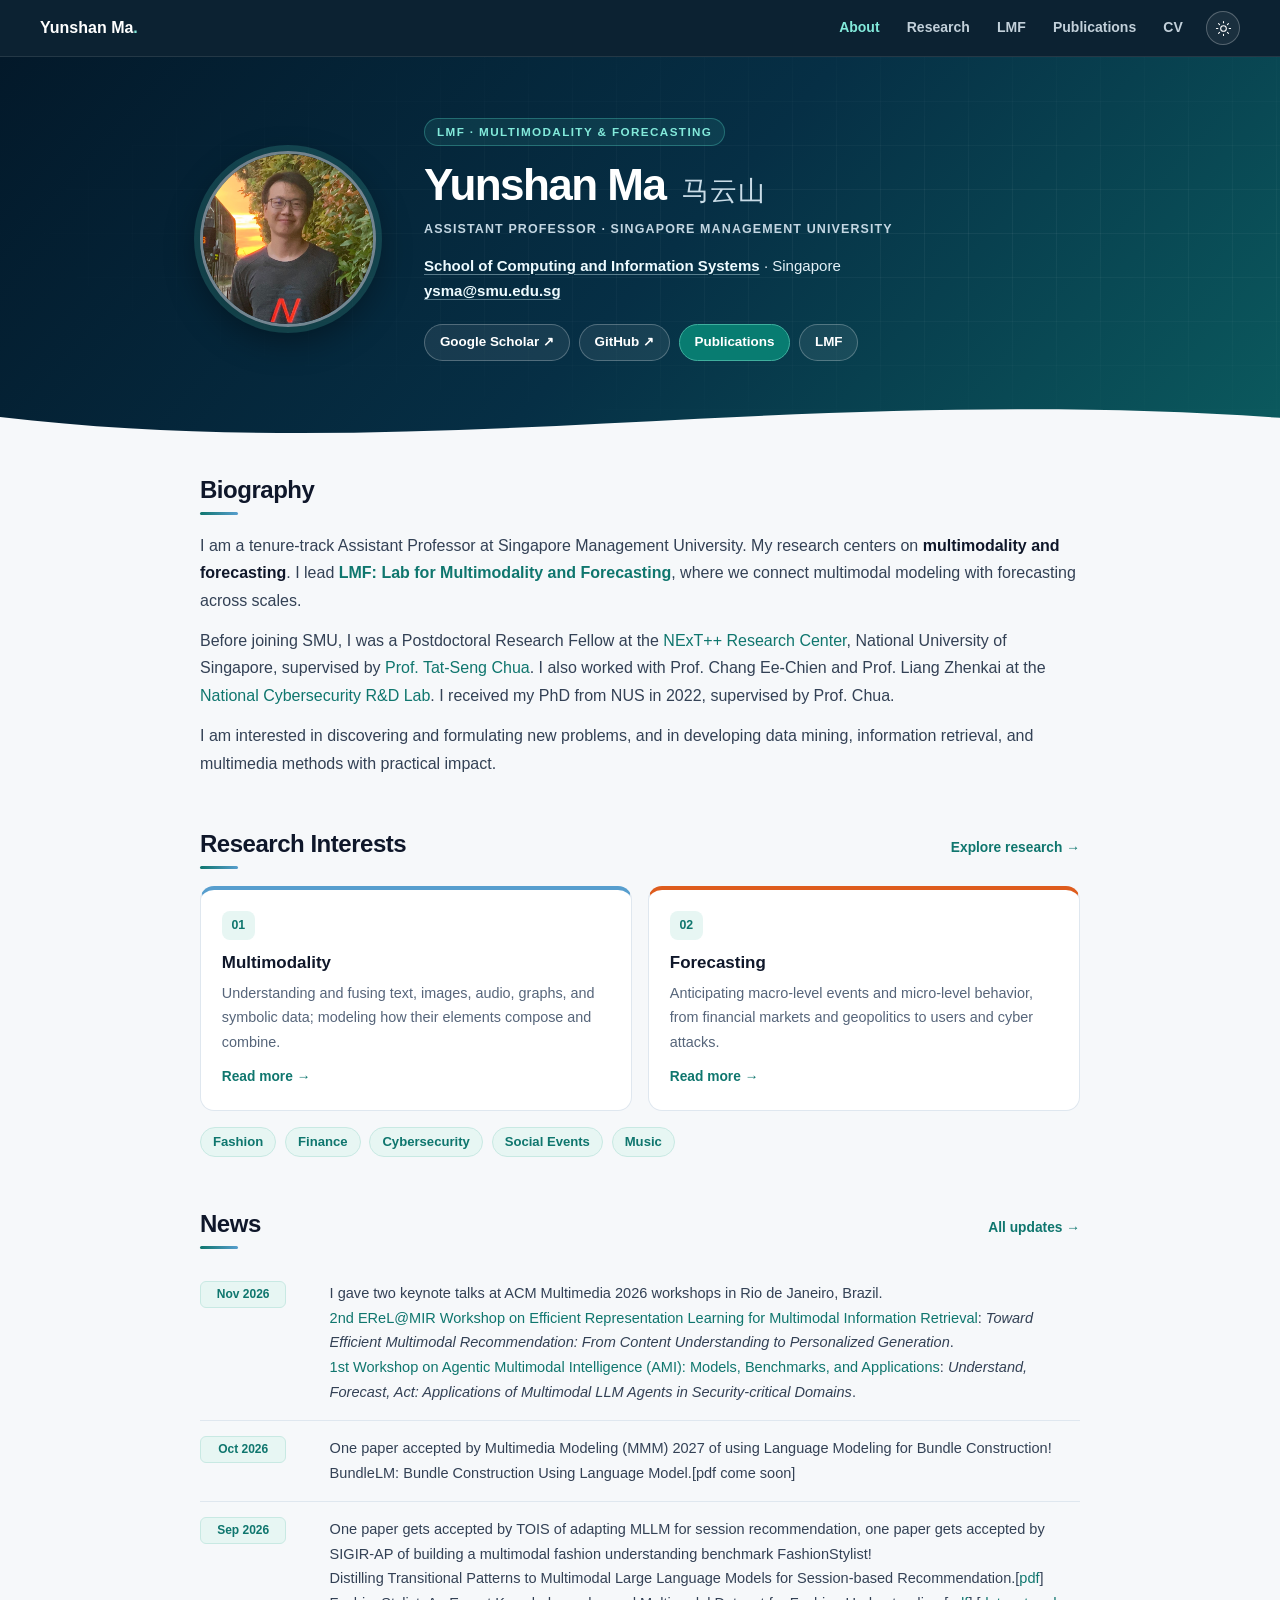
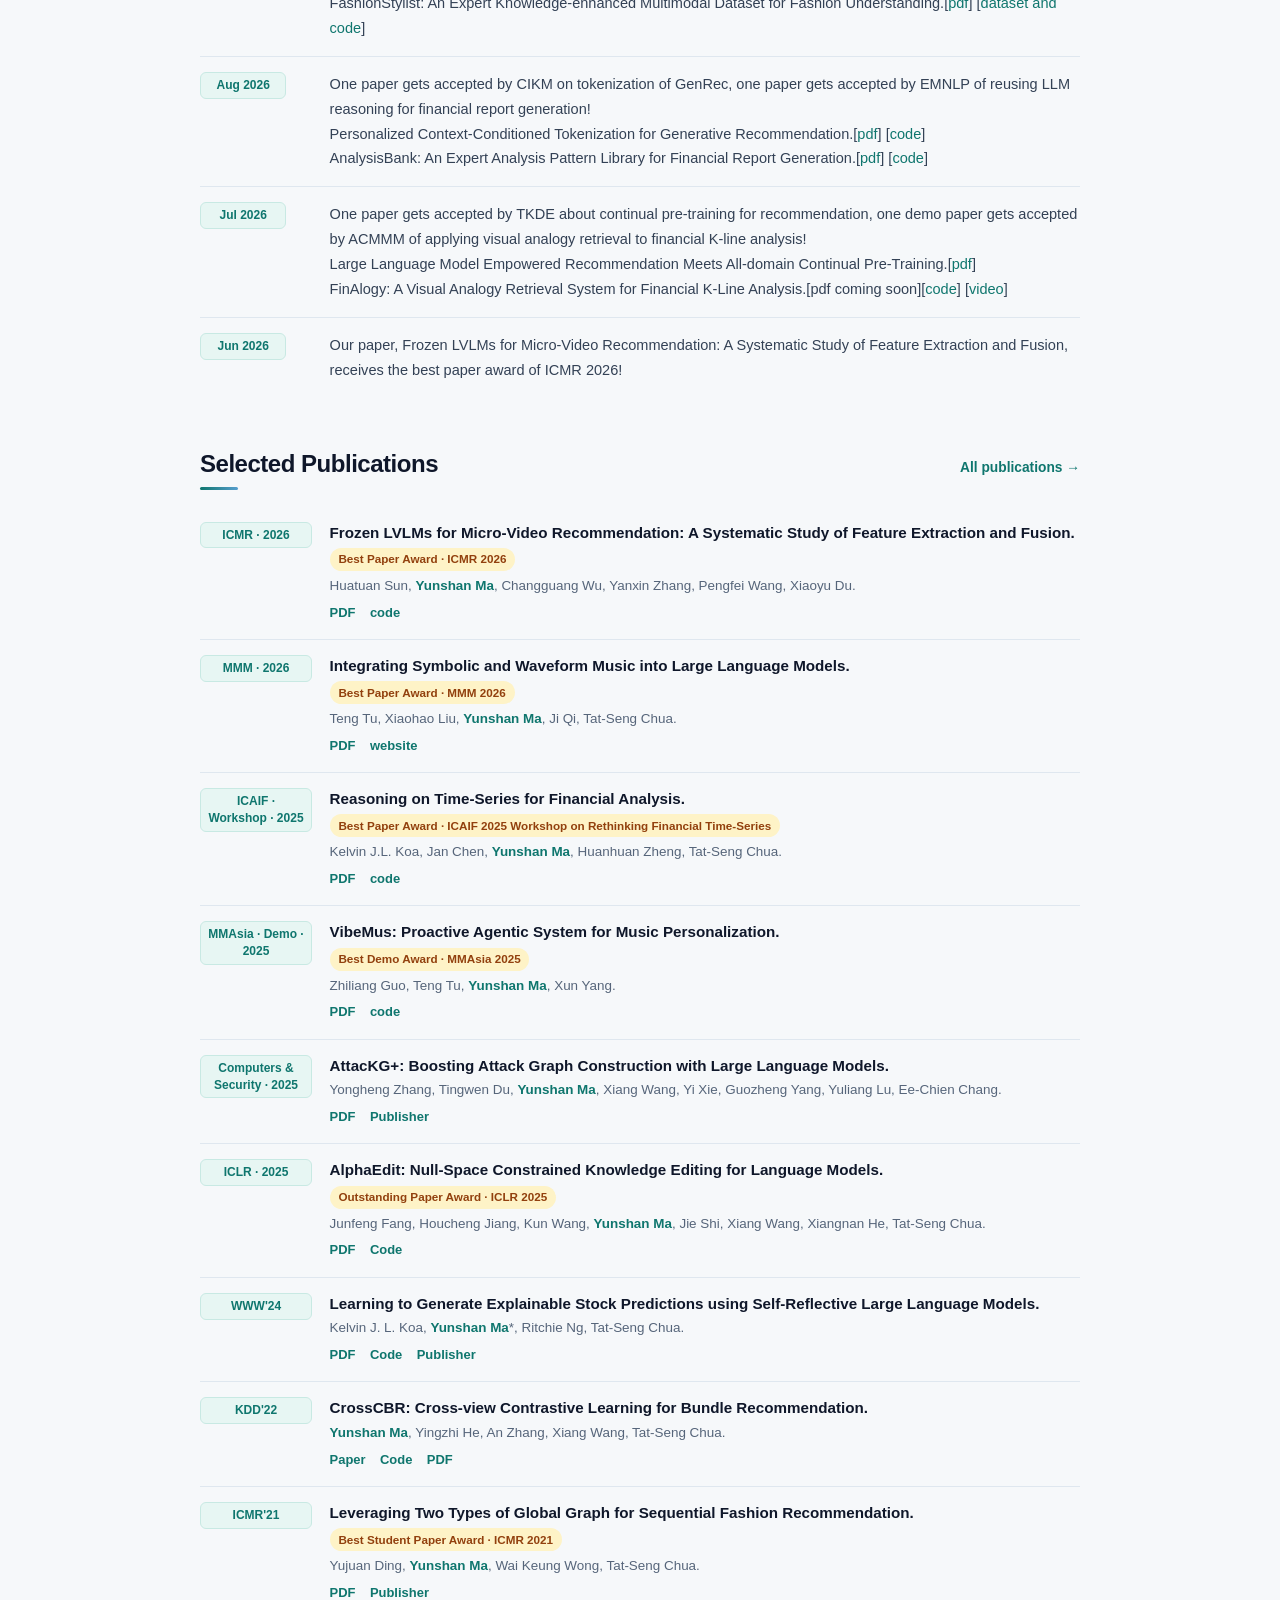
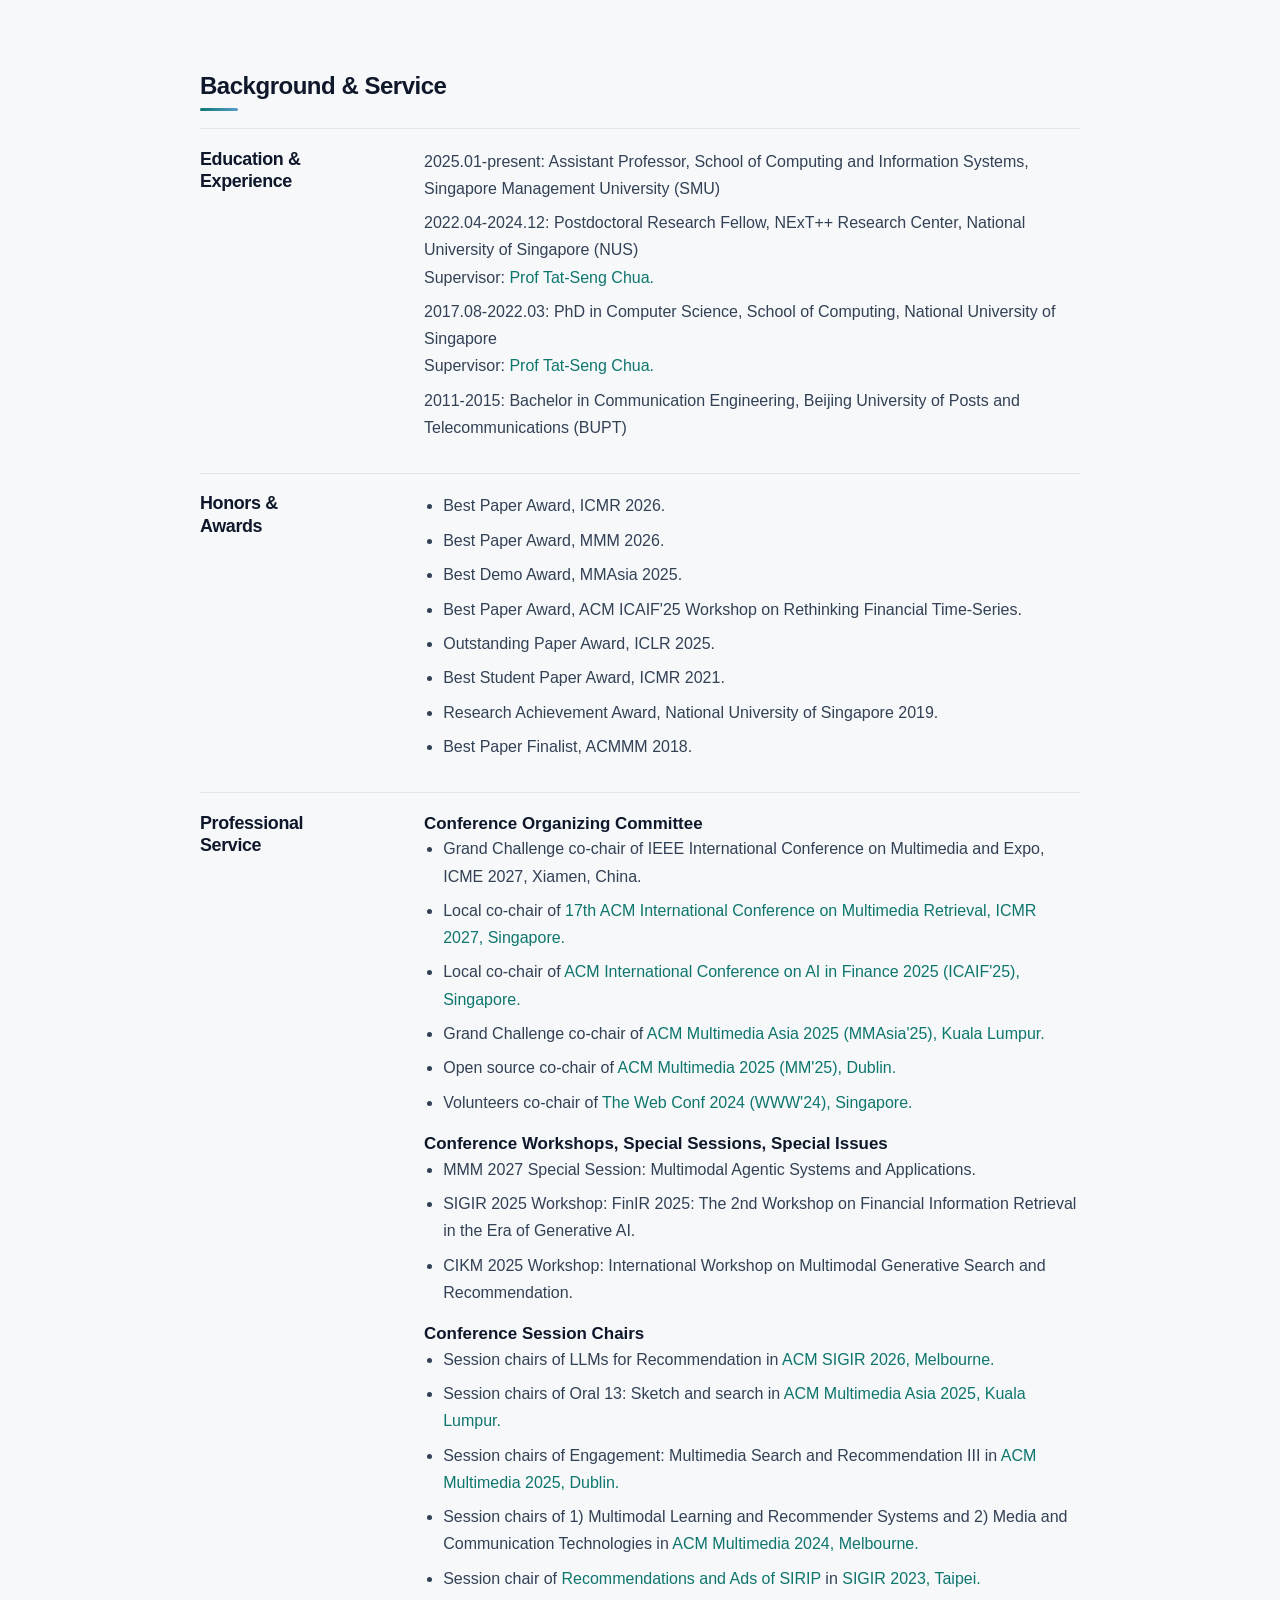
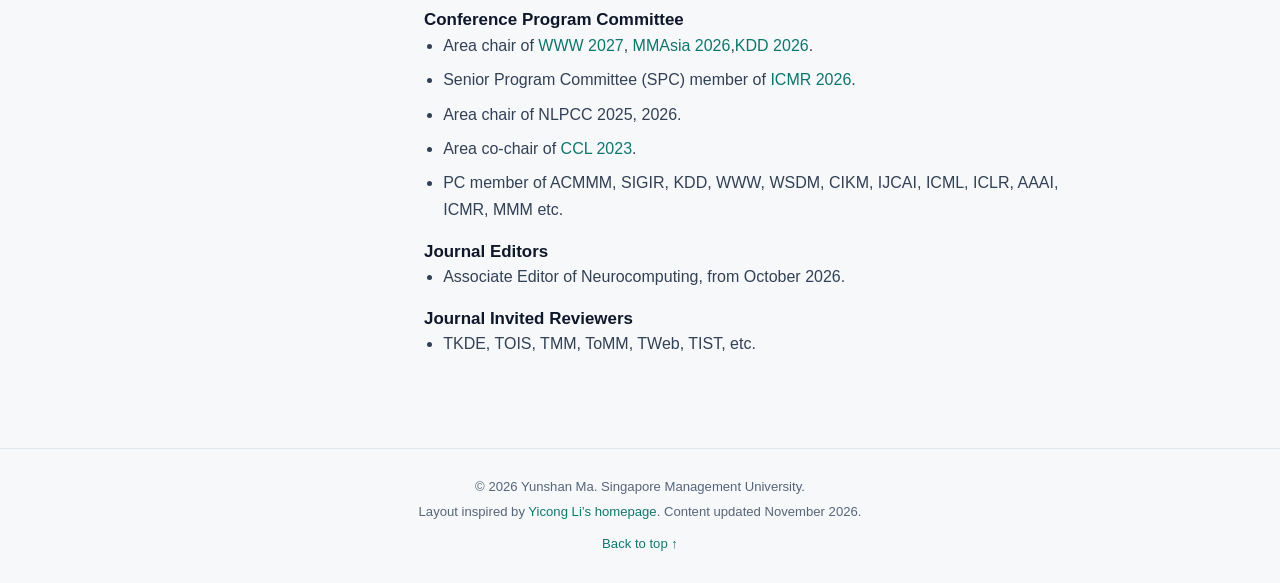
<file: index.html>
<!doctype html>
<html lang="en"><head><meta charset="utf-8"><meta name="viewport" content="width=device-width,initial-scale=1">
<title>About | Yunshan Ma · SMU</title><meta name="description" content="Yunshan Ma at Singapore Management University. LMF: Lab for Multimodality and Forecasting. Research across fashion, finance, cybersecurity, social events, and music.">
<meta name="color-scheme" content="light dark"><meta property="og:type" content="website"><meta property="og:title" content="About | Yunshan Ma"><meta property="og:description" content="Yunshan Ma at Singapore Management University. LMF: Lab for Multimodality and Forecasting. Research across fashion, finance, cybersecurity, social events, and music.">
<link rel="icon" href="assets/img/favicon.svg" type="image/svg+xml"><link rel="stylesheet" href="assets/site.css?v=0f34e29c91">
<script>try{const t=localStorage.getItem('theme');document.documentElement.dataset.theme=t||'light'}catch(e){}</script>
<script defer src="assets/site.js?v=27a3166992"></script></head>
<body id="top"><a class="skip" href="#main">Skip to content</a>
<header class="site-header"><div class="container header-inner"><a class="brand" href="index.html"><strong>Yunshan</strong> Ma<span aria-hidden="true">.</span></a>
<button class="menu-toggle" type="button" aria-label="Toggle navigation" aria-controls="navigation" aria-expanded="false">☰</button>
<nav class="nav" id="navigation" aria-label="Main navigation"><a href="index.html" aria-current="page">About</a><a href="research.html">Research</a><a href="group.html">LMF</a><a href="publications.html">Publications</a><a href="cv.html" target="_blank" rel="noopener">CV</a></nav>
<button class="theme-toggle" type="button" aria-label="Switch color theme" aria-pressed="false"><svg viewBox="0 0 24 24" fill="none" stroke="currentColor" stroke-width="1.5" stroke-linecap="round" stroke-linejoin="round" aria-hidden="true"><circle cx="12" cy="12" r="4"/><path d="M12 2v2m0 16v2M2 12h2m16 0h2M5 5l1.5 1.5m11 11L19 19M5 19l1.5-1.5m11-11L19 5"/></svg></button></div></header>
<main id="main"><div class="hero"><div class="hero-inner container"><img class="portrait" src="assets/img/profile.png" alt="Portrait of Yunshan Ma" width="176" height="176" fetchpriority="high">
<div class="hero-profile"><p class="eyebrow">LMF · Multimodality &amp; Forecasting</p>
<h1>Yunshan Ma <span class="chinese" lang="zh">马云山</span></h1>
<p class="hero-role">Assistant Professor · Singapore Management University</p>
<p class="hero-affiliation"><a href="https://computing.smu.edu.sg/">School of Computing and Information Systems</a> · Singapore</p>
<p class="hero-affiliation"><a href="mailto:ysma@smu.edu.sg">ysma@smu.edu.sg</a></p>
<div class="socials"><a href="https://scholar.google.com/citations?user=WSDsPtMAAAAJ&amp;hl=en" class="">Google Scholar ↗</a><a href="https://github.com/mysbupt" class="">GitHub ↗</a><a href="publications.html" class="primary">Publications</a><a href="group.html" class="">LMF</a></div></div></div><div class="hero-wave" aria-hidden="true"><svg viewBox="0 0 1440 36" preserveAspectRatio="none"><path d="M0 13C270 44 540 27 786 15S1240 0 1440 14V36H0Z"/></svg></div></div><div class="container content"><section class="section" id="biography"><h2>Biography</h2>
<p>I am a tenure-track Assistant Professor at Singapore Management University. My research centers on <strong>multimodality and forecasting</strong>. I lead <a href="group.html"><strong>LMF: Lab for Multimodality and Forecasting</strong></a>, where we connect multimodal modeling with forecasting across scales.</p>
<p>Before joining SMU, I was a Postdoctoral Research Fellow at the <a href="https://www.nextcenter.org/team">NExT++ Research Center</a>, National University of Singapore, supervised by <a href="https://www.chuatatseng.com/">Prof. Tat-Seng Chua</a>. I also worked with Prof. Chang Ee-Chien and Prof. Liang Zhenkai at the <a href="https://ncl.sg/">National Cybersecurity R&amp;D Lab</a>. I received my PhD from NUS in 2022, supervised by Prof. Chua.</p>
<p>I am interested in discovering and formulating new problems, and in developing data mining, information retrieval, and multimedia methods with practical impact.</p></section><section class="section"><div class="section-heading"><h2>Research Interests</h2><a href="research.html" class="">Explore research →</a></div><div class="research-grid"><article class="research-item"><span class="number">01</span><h3>Multimodality</h3><p>Understanding and fusing text, images, audio, graphs, and symbolic data; modeling how their elements compose and combine.</p><a href="research.html#multimodality" class="text-link">Read more →</a></article><article class="research-item"><span class="number">02</span><h3>Forecasting</h3><p>Anticipating macro-level events and micro-level behavior, from financial markets and geopolitics to users and cyber attacks.</p><a href="research.html#forecasting" class="text-link">Read more →</a></article></div><div class="domain-nav" aria-label="Research application domains"><a href="research.html#fashion" class="">Fashion</a><a href="research.html#finance" class="">Finance</a><a href="research.html#cybersecurity" class="">Cybersecurity</a><a href="research.html#social-events" class="">Social Events</a><a href="research.html#music" class="">Music</a></div></section><section class="section"><div class="section-heading"><h2>News</h2><a href="news.html" class="">All updates →</a></div><article class="news-row"><time datetime="2026-11">Nov 2026</time><div>I gave two keynote talks at ACM Multimedia 2026 workshops in Rio de Janeiro, Brazil.<br><a href="https://erel-mir.github.io/">2nd EReL@MIR Workshop on Efficient Representation Learning for Multimodal Information Retrieval</a>: <em>Toward Efficient Multimodal Recommendation: From Content Understanding to Personalized Generation</em>.<br><a href="https://amimm2026.github.io/">1st Workshop on Agentic Multimodal Intelligence (AMI): Models, Benchmarks, and Applications</a>: <em>Understand, Forecast, Act: Applications of Multimodal LLM Agents in Security-critical Domains</em>.</div></article><article class="news-row"><time datetime="2026-10">Oct 2026</time><div>One paper accepted by Multimedia Modeling (MMM) 2027 of using Language Modeling for Bundle Construction!
				<br> BundleLM: Bundle Construction Using Language Model.[pdf come soon]</div></article><article class="news-row"><time datetime="2026-09">Sep 2026</time><div>One paper gets accepted by TOIS of adapting MLLM for session recommendation, one paper gets accepted by SIGIR-AP of building a multimodal fashion understanding benchmark FashionStylist!
				<br> Distilling Transitional Patterns to Multimodal Large Language Models for Session-based Recommendation.[<a href="https://dl.acm.org/doi/pdf/10.1145/3856985">pdf</a>]
				<br> FashionStylist: An Expert Knowledge-enhanced Multimodal Dataset for Fashion Understanding.[<a href="https://arxiv.org/pdf/2604.09249">pdf</a>]
					[<a href="https://github.com/recsys-benchmark/FashionStylist">dataset and code</a>]</div></article><article class="news-row"><time datetime="2026-08">Aug 2026</time><div>One paper gets accepted by CIKM on tokenization of GenRec, one paper gets accepted by EMNLP of reusing LLM reasoning for financial report generation!
				<br> Personalized Context-Conditioned Tokenization for Generative Recommendation.[<a href="https://arxiv.org/pdf/2510.21276">pdf</a>]
					[<a href="https://github.com/YoungZ365/Pctx">code</a>]
				<br> AnalysisBank: An Expert Analysis Pattern Library for Financial Report Generation.[<a href="https://arxiv.org/pdf/2609.00818">pdf</a>]
					[<a href="https://github.com/yajingyang/AnalysisBank">code</a>]</div></article><article class="news-row"><time datetime="2026-07">Jul 2026</time><div>One paper gets accepted by TKDE about continual pre-training for recommendation, one demo paper gets accepted by ACMMM of applying visual analogy retrieval to financial K-line analysis!
				<br> Large Language Model Empowered Recommendation Meets All-domain Continual Pre-Training.[<a href="https://arxiv.org/pdf/2504.08949">pdf</a>]
				<br> FinAlogy: A Visual Analogy Retrieval System for Financial K-Line Analysis.[pdf coming soon][<a href="https://github.com/nice-zzy/FinAlogy">code</a>]
				[<a href="https://www.youtube.com/watch?v=SIreBcl__WU">video</a>]</div></article><article class="news-row"><time datetime="2026-06">Jun 2026</time><div>Our paper, Frozen LVLMs for Micro-Video Recommendation: A Systematic Study of Feature Extraction and Fusion, receives the best paper award of ICMR 2026!</div></article></section><section class="section" id="selected-publications"><div class="section-heading"><h2>Selected Publications</h2><a href="publications.html" class="">All publications →</a></div><article class="pub" data-year="2026"><div class="venue">ICMR · 2026</div><div><h3>Frozen LVLMs for Micro-Video Recommendation: A Systematic Study of Feature Extraction and Fusion.</h3><p class="paper-award">Best Paper Award · ICMR 2026</p><p class="authors">Huatuan Sun, <strong class="self-author">Yunshan Ma</strong>, Changguang Wu, Yanxin Zhang, Pengfei Wang, Xiaoyu Du.</p><div class="resources"><a href="https://dl.acm.org/doi/pdf/10.1145/3805622.3810736" class="">PDF</a><a href="https://github.com/Tuannnxlf/Frozen-LVLMs-for-Micro-Video-Recommendation-A-Systematic-Study-of-Feature-Extraction-and-Fusion" class="">code</a></div></div></article><article class="pub" data-year="2026"><div class="venue">MMM · 2026</div><div><h3>Integrating Symbolic and Waveform Music into Large Language Models.</h3><p class="paper-award">Best Paper Award · MMM 2026</p><p class="authors">Teng Tu, Xiaohao Liu, <strong class="self-author">Yunshan Ma</strong>, Ji Qi, Tat-Seng Chua.</p><div class="resources"><a href="https://link.springer.com/chapter/10.1007/978-981-95-6957-1_7" class="">PDF</a><a href="https://anonymous-2024101.github.io/" class="">website</a></div></div></article><article class="pub" data-year="2025"><div class="venue">ICAIF · Workshop · 2025</div><div><h3>Reasoning on Time-Series for Financial Analysis.</h3><p class="paper-award">Best Paper Award · ICAIF 2025 Workshop on Rethinking Financial Time-Series</p><p class="authors">Kelvin J.L. Koa, Jan Chen, <strong class="self-author">Yunshan Ma</strong>, Huanhuan Zheng, Tat-Seng Chua.</p><div class="resources"><a href="https://arxiv.org/pdf/2511.08616" class="">PDF</a><a href="https://anonymous.4open.science/r/VTA-finance-293C/" class="">code</a></div></div></article><article class="pub" data-year="2025"><div class="venue">MMAsia · Demo · 2025</div><div><h3>VibeMus: Proactive Agentic System for Music Personalization.</h3><p class="paper-award">Best Demo Award · MMAsia 2025</p><p class="authors">Zhiliang Guo, Teng Tu, <strong class="self-author">Yunshan Ma</strong>, Xun Yang.</p><div class="resources"><a href="https://dl.acm.org/doi/epdf/10.1145/3743093.3771663" class="">PDF</a><a href="https://github.com/tuteng0915/VibeMus" class="">code</a></div></div></article><article class="pub" data-year="2025"><div class="venue">Computers &amp; Security · 2025</div><div><h3>AttacKG+: Boosting Attack Graph Construction with Large Language Models.</h3><p class="authors">Yongheng Zhang, Tingwen Du, <strong class="self-author">Yunshan Ma</strong>, Xiang Wang, Yi Xie, Guozheng Yang, Yuliang Lu, Ee-Chien Chang.</p><div class="resources"><a href="https://arxiv.org/pdf/2405.04753" class="">PDF</a><a href="https://doi.org/10.1016/j.cose.2024.104220" class="">Publisher</a></div></div></article><article class="pub" data-year="2025"><div class="venue">ICLR · 2025</div><div><h3>AlphaEdit: Null-Space Constrained Knowledge Editing for Language Models.</h3><p class="paper-award">Outstanding Paper Award · ICLR 2025</p><p class="authors">Junfeng Fang, Houcheng Jiang, Kun Wang, <strong class="self-author">Yunshan Ma</strong>, Jie Shi, Xiang Wang, Xiangnan He, Tat-Seng Chua.</p><div class="resources"><a href="https://proceedings.iclr.cc/paper_files/paper/2025/file/29c8c615b3187ee995029284702d3f43-Paper-Conference.pdf" class="">PDF</a><a href="https://github.com/jianghoucheng/AlphaEdit" class="">Code</a></div></div></article><article class="pub" data-year="2024"><div class="venue">WWW&#x27;24</div><div><h3>Learning to Generate Explainable Stock Predictions using Self-Reflective Large Language Models.</h3><p class="authors">Kelvin J. L. Koa, <strong class="self-author">Yunshan Ma</strong>*, Ritchie Ng, Tat-Seng Chua.</p><div class="resources"><a href="https://arxiv.org/pdf/2402.03659" class="">PDF</a><a href="https://github.com/koa-fin/sep" class="">Code</a><a href="https://doi.org/10.1145/3589334.3645611" class="">Publisher</a></div></div></article><article class="pub" data-year="2022"><div class="venue">KDD&#x27;22</div><div><h3>CrossCBR: Cross-view Contrastive Learning for Bundle Recommendation.</h3><p class="authors"><strong class="self-author">Yunshan Ma</strong>, Yingzhi He, An Zhang, Xiang Wang, Tat-Seng Chua.</p><div class="resources"><a href="https://doi.org/10.1145/3534678.3539229" class="">Paper</a><a href="https://github.com/mysbupt/CrossCBR" class="">Code</a><a href="https://arxiv.org/pdf/2206.00242" class="">PDF</a></div></div></article><article class="pub" data-year="2021"><div class="venue">ICMR&#x27;21</div><div><h3>Leveraging Two Types of Global Graph for Sequential Fashion Recommendation.</h3><p class="paper-award">Best Student Paper Award · ICMR 2021</p><p class="authors">Yujuan Ding, <strong class="self-author">Yunshan Ma</strong>, Wai Keung Wong, Tat-Seng Chua.</p><div class="resources"><a href="https://arxiv.org/pdf/2105.07585" class="">PDF</a><a href="https://doi.org/10.1145/3460426.3463638" class="">Publisher</a></div></div></article></section><section class="section" id="background"><h2>Background &amp; Service</h2><section class="cv-section"><h2>Education &amp;<br>Experience</h2><div><div class="experience-item">2025.01-present: Assistant Professor, School of Computing and Information Systems, Singapore Management University (SMU)</div><div class="experience-item">2022.04-2024.12: Postdoctoral Research Fellow, NExT++ Research Center, National University of Singapore (NUS)
            <br>  Supervisor: <a href="https://www.chuatatseng.com/">Prof Tat-Seng Chua.</a></div><div class="experience-item">2017.08-2022.03: PhD in Computer Science, School of Computing, National University of Singapore
            <br>  Supervisor: <a href="https://www.chuatatseng.com/">Prof Tat-Seng Chua.</a></div><div class="experience-item">2011-2015: Bachelor in Communication Engineering, Beijing University of Posts and Telecommunications (BUPT)</div></div></section><section class="cv-section"><h2>Honors &amp;<br>Awards</h2><ul><li>Best Paper Award, ICMR 2026.</li><li>Best Paper Award, MMM 2026.</li><li>Best Demo Award, MMAsia 2025.</li><li>Best Paper Award, ACM ICAIF&#x27;25 Workshop on Rethinking Financial Time-Series.</li><li>Outstanding Paper Award, ICLR 2025.</li><li>Best Student Paper Award, ICMR 2021.</li><li>Research Achievement Award, National University of Singapore 2019.</li><li>Best Paper Finalist, ACMMM 2018.</li></ul></section><section class="cv-section"><h2>Professional<br>Service</h2><div><div class="service-group"><h3>Conference Organizing Committee</h3><ul><li>Grand Challenge co-chair of  IEEE International Conference on Multimedia and Expo, ICME 2027, Xiamen, China.</li><li>Local co-chair of <a href="https://icmr2027.foodai.org/">17th ACM International Conference on Multimedia Retrieval, ICMR 2027, Singapore.</a></li><li>Local co-chair of <a href="https://icaif25.org/">ACM International Conference on AI in Finance 2025 (ICAIF'25), Singapore.</a></li><li>Grand Challenge co-chair of <a href="https://mmasia2025.org/">ACM Multimedia Asia 2025 (MMAsia'25), Kuala Lumpur.</a></li><li>Open source co-chair of <a href="https://acmmm2025.org/">ACM Multimedia 2025 (MM'25), Dublin.</a></li><li>Volunteers co-chair of <a href="https://www2024.thewebconf.org/">The Web Conf 2024 (WWW'24), Singapore.</a></li></ul></div><div class="service-group"><h3>Conference Workshops, Special Sessions, Special Issues</h3><ul><li>MMM 2027 Special Session: Multimodal Agentic Systems and Applications.</li><li>SIGIR 2025 Workshop: FinIR 2025: The 2nd Workshop on Financial Information Retrieval in the Era of Generative AI.</li><li>CIKM 2025 Workshop: International Workshop on Multimodal Generative Search and Recommendation.</li></ul></div><div class="service-group"><h3>Conference Session Chairs</h3><ul><li>Session chairs of LLMs for Recommendation in <a href="https://sigir2026.org/">ACM SIGIR 2026, Melbourne.</a></li><li>Session chairs of Oral 13: Sketch and search in <a href="https://mmasia2025.org/">ACM Multimedia Asia 2025, Kuala Lumpur.</a></li><li>Session chairs of Engagement: Multimedia Search and Recommendation III in <a href="https://acmmm2025.org/">ACM Multimedia 2025, Dublin.</a></li><li>Session chairs of 1) Multimodal Learning and Recommender Systems and 2) Media and Communication Technologies in <a href="https://2024.acmmm.org/">ACM Multimedia 2024, Melbourne.</a></li><li>Session chair of <a href="https://sigir.org/sigir2023/program/schedule/">Recommendations and Ads of SIRIP</a> in <a href="https://sigir.org/sigir2023/">SIGIR 2023, Taipei.</a></li></ul></div><div class="service-group"><h3>Conference Program Committee</h3><ul><li>Area chair of <a href="https://www2027.thewebconf.org/">WWW 2027</a>, <a href="https://mmasia2026.org/">MMAsia 2026</a>,<a href="https://kdd2026.kdd.org/">KDD 2026</a>.</li><li>Senior Program Committee (SPC) member of <a href="https://icmr2026.org/">ICMR 2026</a>.</li><li>Area chair of NLPCC 2025, 2026.</li><li>Area co-chair of <a href="http://cips-cl.org/static/CCL2023/index.html">CCL 2023</a>.</li><li>PC member of ACMMM, SIGIR, KDD, WWW, WSDM, CIKM, IJCAI, ICML, ICLR, AAAI, ICMR, MMM etc.</li></ul></div><div class="service-group"><h3>Journal Editors</h3><ul><li>Associate Editor of Neurocomputing, from October 2026.</li></ul></div><div class="service-group"><h3>Journal Invited Reviewers</h3><ul><li>TKDE, TOIS, TMM, ToMM, TWeb, TIST, etc.</li></ul></div></div></section></section></div></main>
<footer class="footer"><div class="container footer-inner"><div><p>© 2026 Yunshan Ma. Singapore Management University.</p><p class="footer-secondary">Layout inspired by <a href="https://yl3800.github.io/" class="">Yicong Li’s homepage</a>. Content updated November 2026.</p></div><a class="back-top" href="#top">Back to top ↑</a></div></footer></body></html>
</file>
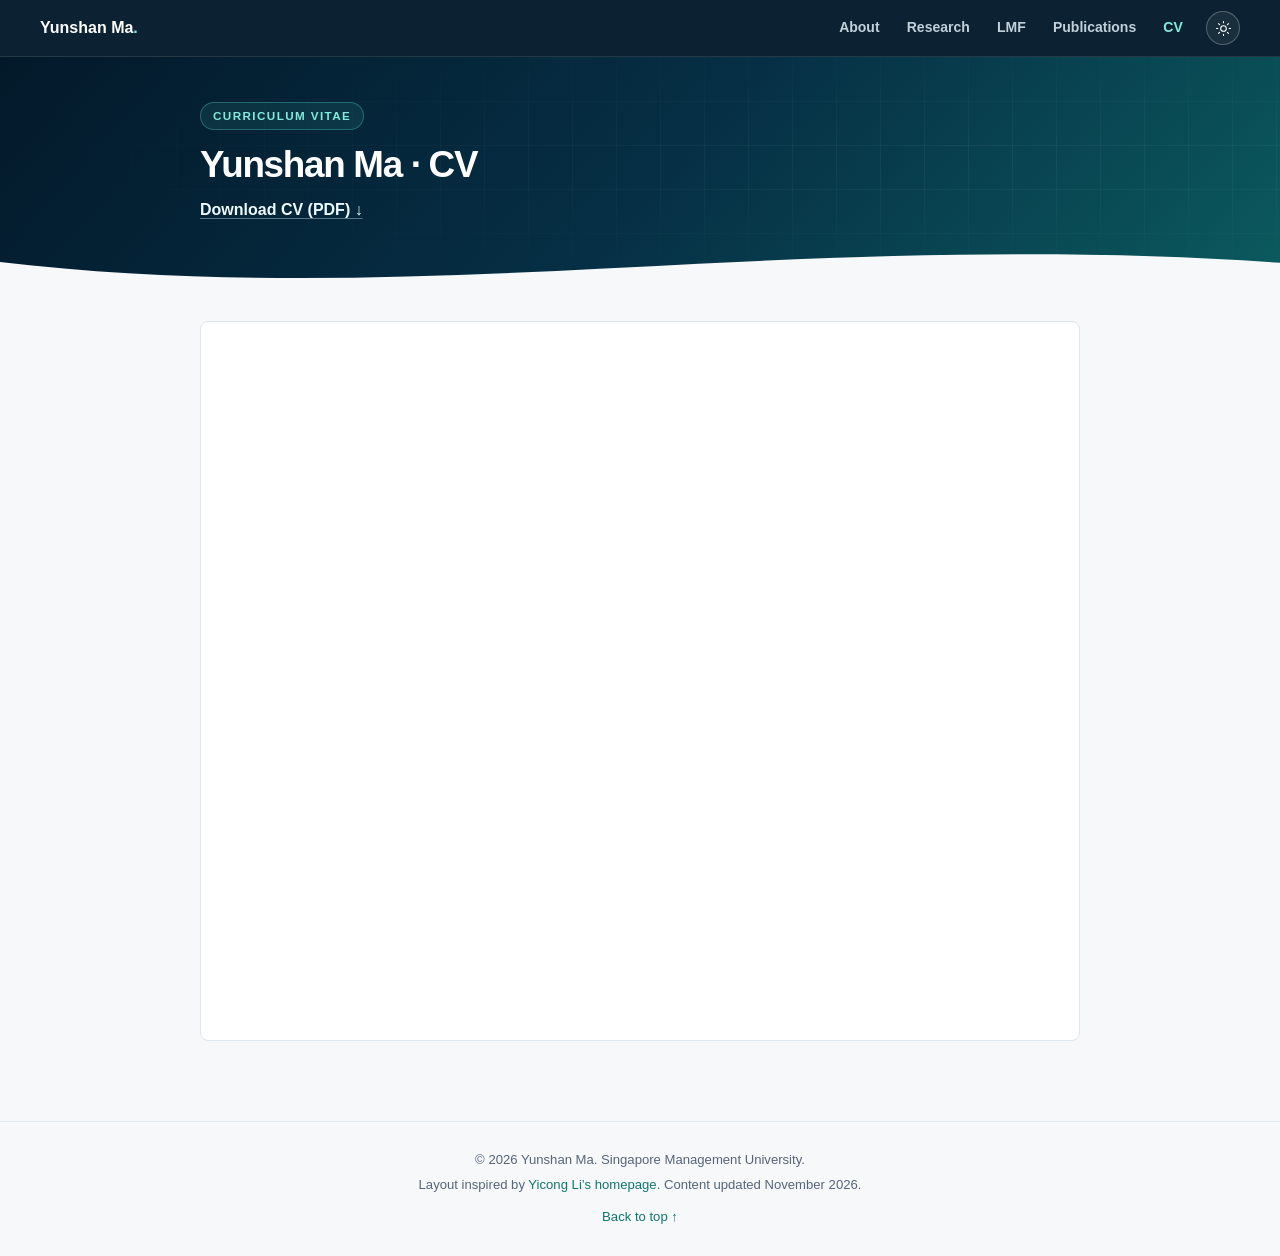
<file: cv.html>
<!doctype html>
<html lang="en"><head><meta charset="utf-8"><meta name="viewport" content="width=device-width,initial-scale=1">
<title>Curriculum Vitae | Yunshan Ma · SMU</title><meta name="description" content="Yunshan Ma at Singapore Management University. LMF: Lab for Multimodality and Forecasting. Research across fashion, finance, cybersecurity, social events, and music.">
<meta name="color-scheme" content="light dark"><meta property="og:type" content="website"><meta property="og:title" content="Curriculum Vitae | Yunshan Ma"><meta property="og:description" content="Yunshan Ma at Singapore Management University. LMF: Lab for Multimodality and Forecasting. Research across fashion, finance, cybersecurity, social events, and music.">
<link rel="icon" href="assets/img/favicon.svg" type="image/svg+xml"><link rel="stylesheet" href="assets/site.css?v=0f34e29c91">
<script>try{const t=localStorage.getItem('theme');document.documentElement.dataset.theme=t||'light'}catch(e){}</script>
<script defer src="assets/site.js?v=27a3166992"></script></head>
<body id="top"><a class="skip" href="#main">Skip to content</a>
<header class="site-header"><div class="container header-inner"><a class="brand" href="index.html"><strong>Yunshan</strong> Ma<span aria-hidden="true">.</span></a>
<button class="menu-toggle" type="button" aria-label="Toggle navigation" aria-controls="navigation" aria-expanded="false">☰</button>
<nav class="nav" id="navigation" aria-label="Main navigation"><a href="index.html">About</a><a href="research.html">Research</a><a href="group.html">LMF</a><a href="publications.html">Publications</a><a href="cv.html" aria-current="page" target="_blank" rel="noopener">CV</a></nav>
<button class="theme-toggle" type="button" aria-label="Switch color theme" aria-pressed="false"><svg viewBox="0 0 24 24" fill="none" stroke="currentColor" stroke-width="1.5" stroke-linecap="round" stroke-linejoin="round" aria-hidden="true"><circle cx="12" cy="12" r="4"/><path d="M12 2v2m0 16v2M2 12h2m16 0h2M5 5l1.5 1.5m11 11L19 19M5 19l1.5-1.5m11-11L19 5"/></svg></button></div></header>
<main id="main"><div class="hero hero-compact"><div class="hero-inner container"><div class="page-intro"><p class="eyebrow">Curriculum Vitae</p><h1>Yunshan Ma · CV</h1><p><a id="download-cv" href="assets/pdf/Yunshan_Ma_CV.pdf" download="Yunshan_Ma_CV.pdf">Download CV (PDF) ↓</a></p></div></div><div class="hero-wave" aria-hidden="true"><svg viewBox="0 0 1440 36" preserveAspectRatio="none"><path d="M0 13C270 44 540 27 786 15S1240 0 1440 14V36H0Z"/></svg></div></div><div class="container content"><iframe class="cv-pdf" src="assets/pdf/Yunshan_Ma_CV.pdf" title="Yunshan Ma curriculum vitae PDF"></iframe><script>document.getElementById("download-cv").click();</script></div></main>
<footer class="footer"><div class="container footer-inner"><div><p>© 2026 Yunshan Ma. Singapore Management University.</p><p class="footer-secondary">Layout inspired by <a href="https://yl3800.github.io/" class="">Yicong Li’s homepage</a>. Content updated November 2026.</p></div><a class="back-top" href="#top">Back to top ↑</a></div></footer></body></html>
</file>
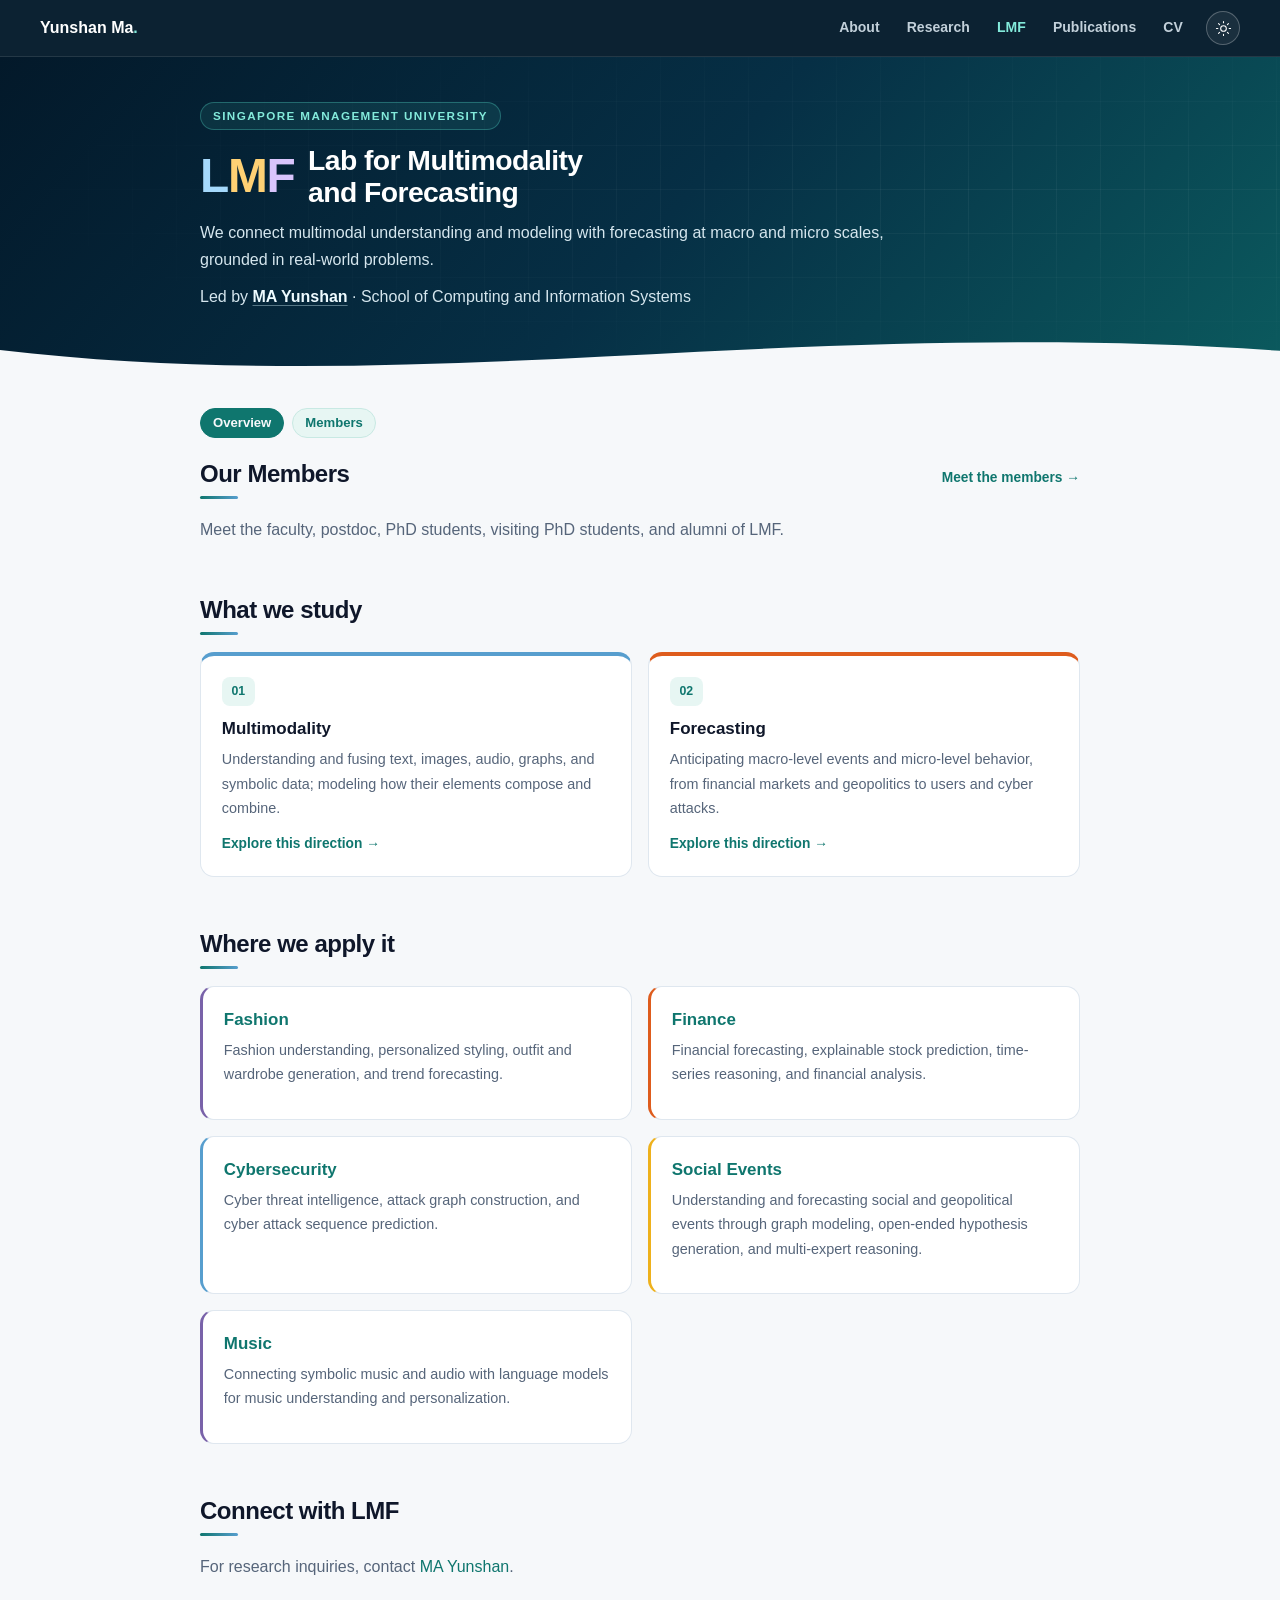
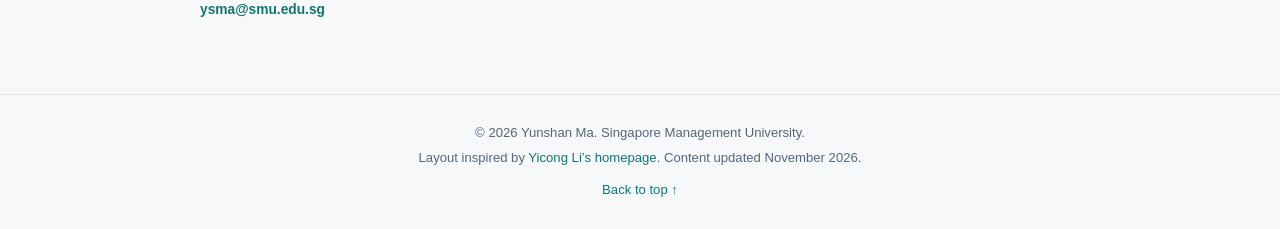
<file: group.html>
<!doctype html>
<html lang="en"><head><meta charset="utf-8"><meta name="viewport" content="width=device-width,initial-scale=1">
<title>LMF · Lab for Multimodality and Forecasting | Yunshan Ma · SMU</title><meta name="description" content="Yunshan Ma at Singapore Management University. LMF: Lab for Multimodality and Forecasting. Research across fashion, finance, cybersecurity, social events, and music.">
<meta name="color-scheme" content="light dark"><meta property="og:type" content="website"><meta property="og:title" content="LMF · Lab for Multimodality and Forecasting | Yunshan Ma"><meta property="og:description" content="Yunshan Ma at Singapore Management University. LMF: Lab for Multimodality and Forecasting. Research across fashion, finance, cybersecurity, social events, and music.">
<link rel="icon" href="assets/img/favicon.svg" type="image/svg+xml"><link rel="stylesheet" href="assets/site.css?v=0f34e29c91">
<script>try{const t=localStorage.getItem('theme');document.documentElement.dataset.theme=t||'light'}catch(e){}</script>
<script defer src="assets/site.js?v=27a3166992"></script></head>
<body id="top"><a class="skip" href="#main">Skip to content</a>
<header class="site-header"><div class="container header-inner"><a class="brand" href="index.html"><strong>Yunshan</strong> Ma<span aria-hidden="true">.</span></a>
<button class="menu-toggle" type="button" aria-label="Toggle navigation" aria-controls="navigation" aria-expanded="false">☰</button>
<nav class="nav" id="navigation" aria-label="Main navigation"><a href="index.html">About</a><a href="research.html">Research</a><a href="group.html" aria-current="page">LMF</a><a href="publications.html">Publications</a><a href="cv.html" target="_blank" rel="noopener">CV</a></nav>
<button class="theme-toggle" type="button" aria-label="Switch color theme" aria-pressed="false"><svg viewBox="0 0 24 24" fill="none" stroke="currentColor" stroke-width="1.5" stroke-linecap="round" stroke-linejoin="round" aria-hidden="true"><circle cx="12" cy="12" r="4"/><path d="M12 2v2m0 16v2M2 12h2m16 0h2M5 5l1.5 1.5m11 11L19 19M5 19l1.5-1.5m11-11L19 5"/></svg></button></div></header>
<main id="main"><div class="hero hero-compact"><div class="hero-inner container"><div class="page-intro"><p class="eyebrow">Singapore Management University</p><h1 class="lab-name"><b class="lab-monogram"><i class="lab-initial">L</i><i class="lab-initial">M</i><i class="lab-initial">F</i></b><span>Lab for Multimodality<br>and Forecasting</span></h1><p>We connect multimodal understanding and modeling with forecasting at macro and micro scales, grounded in real-world problems.</p><p class="lab-director">Led by <a href="index.html" class="">MA Yunshan</a> · School of Computing and Information Systems</p></div></div><div class="hero-wave" aria-hidden="true"><svg viewBox="0 0 1440 36" preserveAspectRatio="none"><path d="M0 13C270 44 540 27 786 15S1240 0 1440 14V36H0Z"/></svg></div></div><div class="container content"><nav class="group-navigation" aria-label="LMF navigation"><a href="group.html" aria-current="page">Overview</a><a href="members.html">Members</a></nav><section class="section"><div class="section-heading"><h2>Our Members</h2><a href="members.html" class="">Meet the members →</a></div><p class="tagline">Meet the faculty, postdoc, PhD students, visiting PhD students, and alumni of LMF.</p></section><section class="section"><h2>What we study</h2><div class="research-grid"><article class="research-item"><span class="number">01</span><h3>Multimodality</h3><p>Understanding and fusing text, images, audio, graphs, and symbolic data; modeling how their elements compose and combine.</p><a href="research.html#multimodality" class="text-link">Explore this direction →</a></article><article class="research-item"><span class="number">02</span><h3>Forecasting</h3><p>Anticipating macro-level events and micro-level behavior, from financial markets and geopolitics to users and cyber attacks.</p><a href="research.html#forecasting" class="text-link">Explore this direction →</a></article></div></section><section class="section"><h2>Where we apply it</h2><div class="domain-grid"><article><h3><a href="research.html#fashion" class="">Fashion</a></h3><p>Fashion understanding, personalized styling, outfit and wardrobe generation, and trend forecasting.</p></article><article><h3><a href="research.html#finance" class="">Finance</a></h3><p>Financial forecasting, explainable stock prediction, time-series reasoning, and financial analysis.</p></article><article><h3><a href="research.html#cybersecurity" class="">Cybersecurity</a></h3><p>Cyber threat intelligence, attack graph construction, and cyber attack sequence prediction.</p></article><article><h3><a href="research.html#social-events" class="">Social Events</a></h3><p>Understanding and forecasting social and geopolitical events through graph modeling, open-ended hypothesis generation, and multi-expert reasoning.</p></article><article><h3><a href="research.html#music" class="">Music</a></h3><p>Connecting symbolic music and audio with language models for music understanding and personalization.</p></article></div></section><section class="section"><h2>Connect with LMF</h2><p class="tagline">For research inquiries, contact <a href="mailto:ysma@smu.edu.sg" class="">MA Yunshan</a>.</p><a href="mailto:ysma@smu.edu.sg" class="text-link">ysma@smu.edu.sg</a></section></div></main>
<footer class="footer"><div class="container footer-inner"><div><p>© 2026 Yunshan Ma. Singapore Management University.</p><p class="footer-secondary">Layout inspired by <a href="https://yl3800.github.io/" class="">Yicong Li’s homepage</a>. Content updated November 2026.</p></div><a class="back-top" href="#top">Back to top ↑</a></div></footer></body></html>
</file>
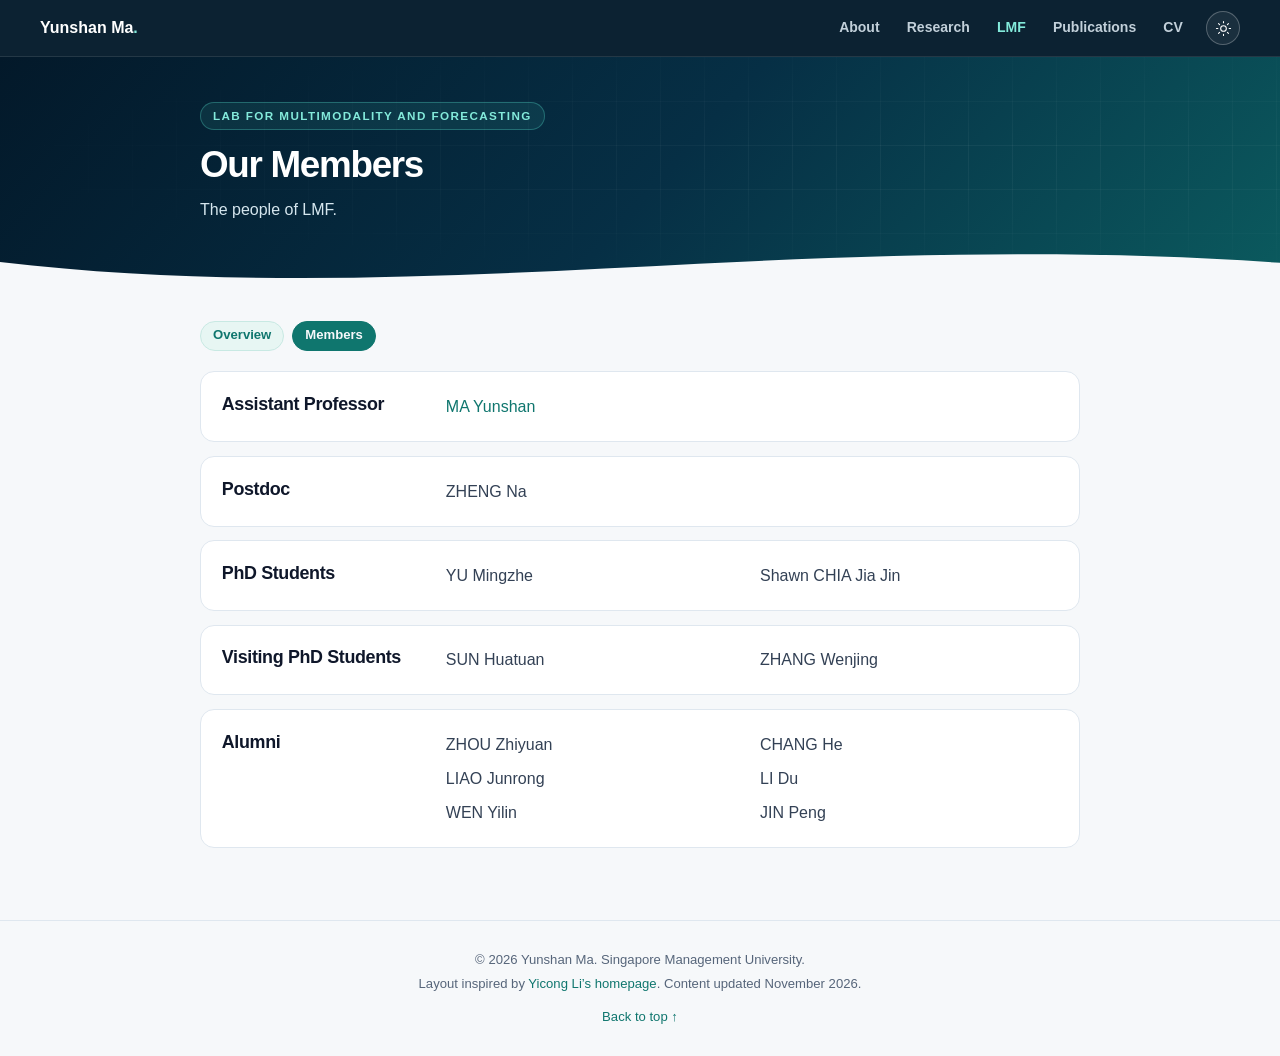
<file: members.html>
<!doctype html>
<html lang="en"><head><meta charset="utf-8"><meta name="viewport" content="width=device-width,initial-scale=1">
<title>LMF Members | Yunshan Ma · SMU</title><meta name="description" content="Yunshan Ma at Singapore Management University. LMF: Lab for Multimodality and Forecasting. Research across fashion, finance, cybersecurity, social events, and music.">
<meta name="color-scheme" content="light dark"><meta property="og:type" content="website"><meta property="og:title" content="LMF Members | Yunshan Ma"><meta property="og:description" content="Yunshan Ma at Singapore Management University. LMF: Lab for Multimodality and Forecasting. Research across fashion, finance, cybersecurity, social events, and music.">
<link rel="icon" href="assets/img/favicon.svg" type="image/svg+xml"><link rel="stylesheet" href="assets/site.css?v=0f34e29c91">
<script>try{const t=localStorage.getItem('theme');document.documentElement.dataset.theme=t||'light'}catch(e){}</script>
<script defer src="assets/site.js?v=27a3166992"></script></head>
<body id="top"><a class="skip" href="#main">Skip to content</a>
<header class="site-header"><div class="container header-inner"><a class="brand" href="index.html"><strong>Yunshan</strong> Ma<span aria-hidden="true">.</span></a>
<button class="menu-toggle" type="button" aria-label="Toggle navigation" aria-controls="navigation" aria-expanded="false">☰</button>
<nav class="nav" id="navigation" aria-label="Main navigation"><a href="index.html">About</a><a href="research.html">Research</a><a href="group.html" aria-current="page">LMF</a><a href="publications.html">Publications</a><a href="cv.html" target="_blank" rel="noopener">CV</a></nav>
<button class="theme-toggle" type="button" aria-label="Switch color theme" aria-pressed="false"><svg viewBox="0 0 24 24" fill="none" stroke="currentColor" stroke-width="1.5" stroke-linecap="round" stroke-linejoin="round" aria-hidden="true"><circle cx="12" cy="12" r="4"/><path d="M12 2v2m0 16v2M2 12h2m16 0h2M5 5l1.5 1.5m11 11L19 19M5 19l1.5-1.5m11-11L19 5"/></svg></button></div></header>
<main id="main"><div class="hero hero-compact"><div class="hero-inner container"><div class="page-intro"><p class="eyebrow">Lab for Multimodality and Forecasting</p><h1>Our Members</h1><p>The people of LMF.</p></div></div><div class="hero-wave" aria-hidden="true"><svg viewBox="0 0 1440 36" preserveAspectRatio="none"><path d="M0 13C270 44 540 27 786 15S1240 0 1440 14V36H0Z"/></svg></div></div><div class="container content"><nav class="group-navigation" aria-label="LMF navigation"><a href="group.html">Overview</a><a href="members.html" aria-current="page">Members</a></nav><section class="member-section"><h2>Assistant Professor</h2><ul class="member-list"><li><a href="index.html" class="">MA Yunshan</a></li></ul></section><section class="member-section"><h2>Postdoc</h2><ul class="member-list"><li>ZHENG Na</li></ul></section><section class="member-section"><h2>PhD Students</h2><ul class="member-list"><li>YU Mingzhe</li><li>Shawn CHIA Jia Jin</li></ul></section><section class="member-section"><h2>Visiting PhD Students</h2><ul class="member-list"><li>SUN Huatuan</li><li>ZHANG Wenjing</li></ul></section><section class="member-section"><h2>Alumni</h2><ul class="member-list"><li>ZHOU Zhiyuan</li><li>CHANG He</li><li>LIAO Junrong</li><li>LI Du</li><li>WEN Yilin</li><li>JIN Peng</li></ul></section></div></main>
<footer class="footer"><div class="container footer-inner"><div><p>© 2026 Yunshan Ma. Singapore Management University.</p><p class="footer-secondary">Layout inspired by <a href="https://yl3800.github.io/" class="">Yicong Li’s homepage</a>. Content updated November 2026.</p></div><a class="back-top" href="#top">Back to top ↑</a></div></footer></body></html>
</file>
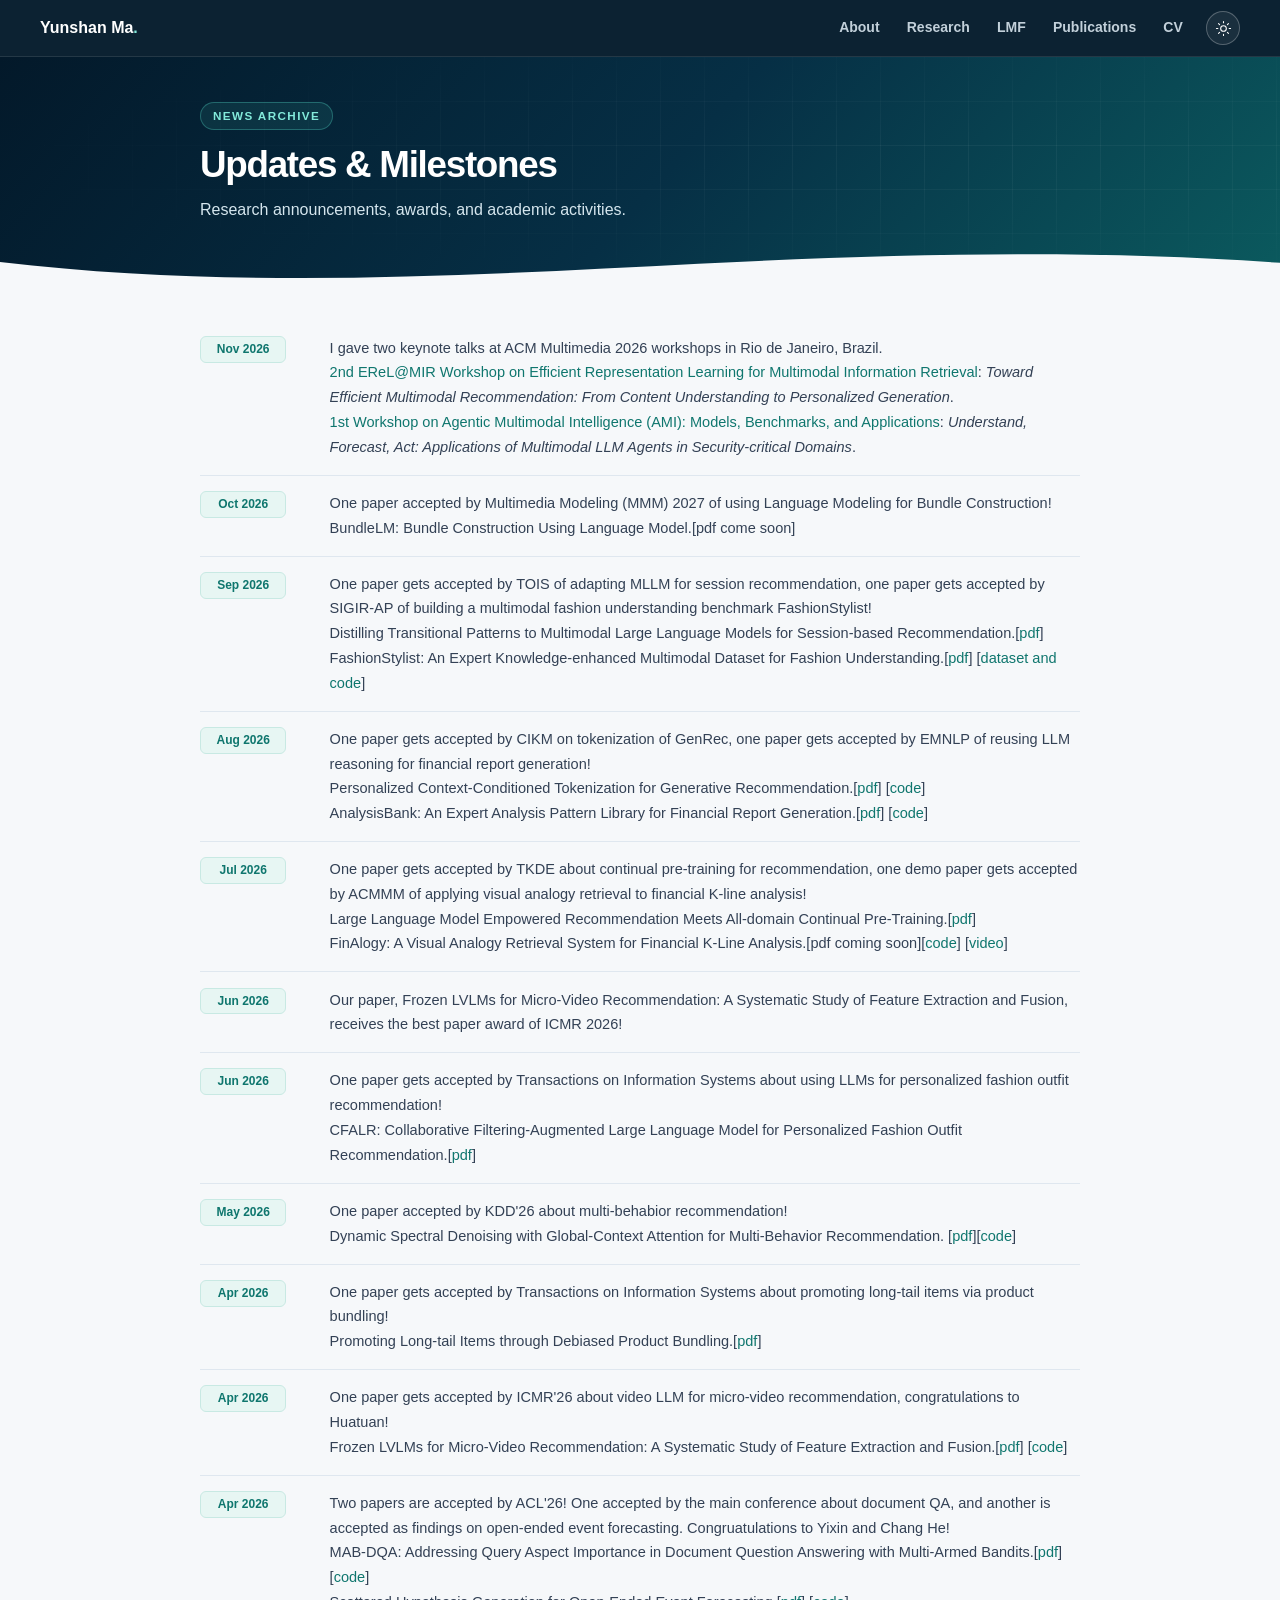
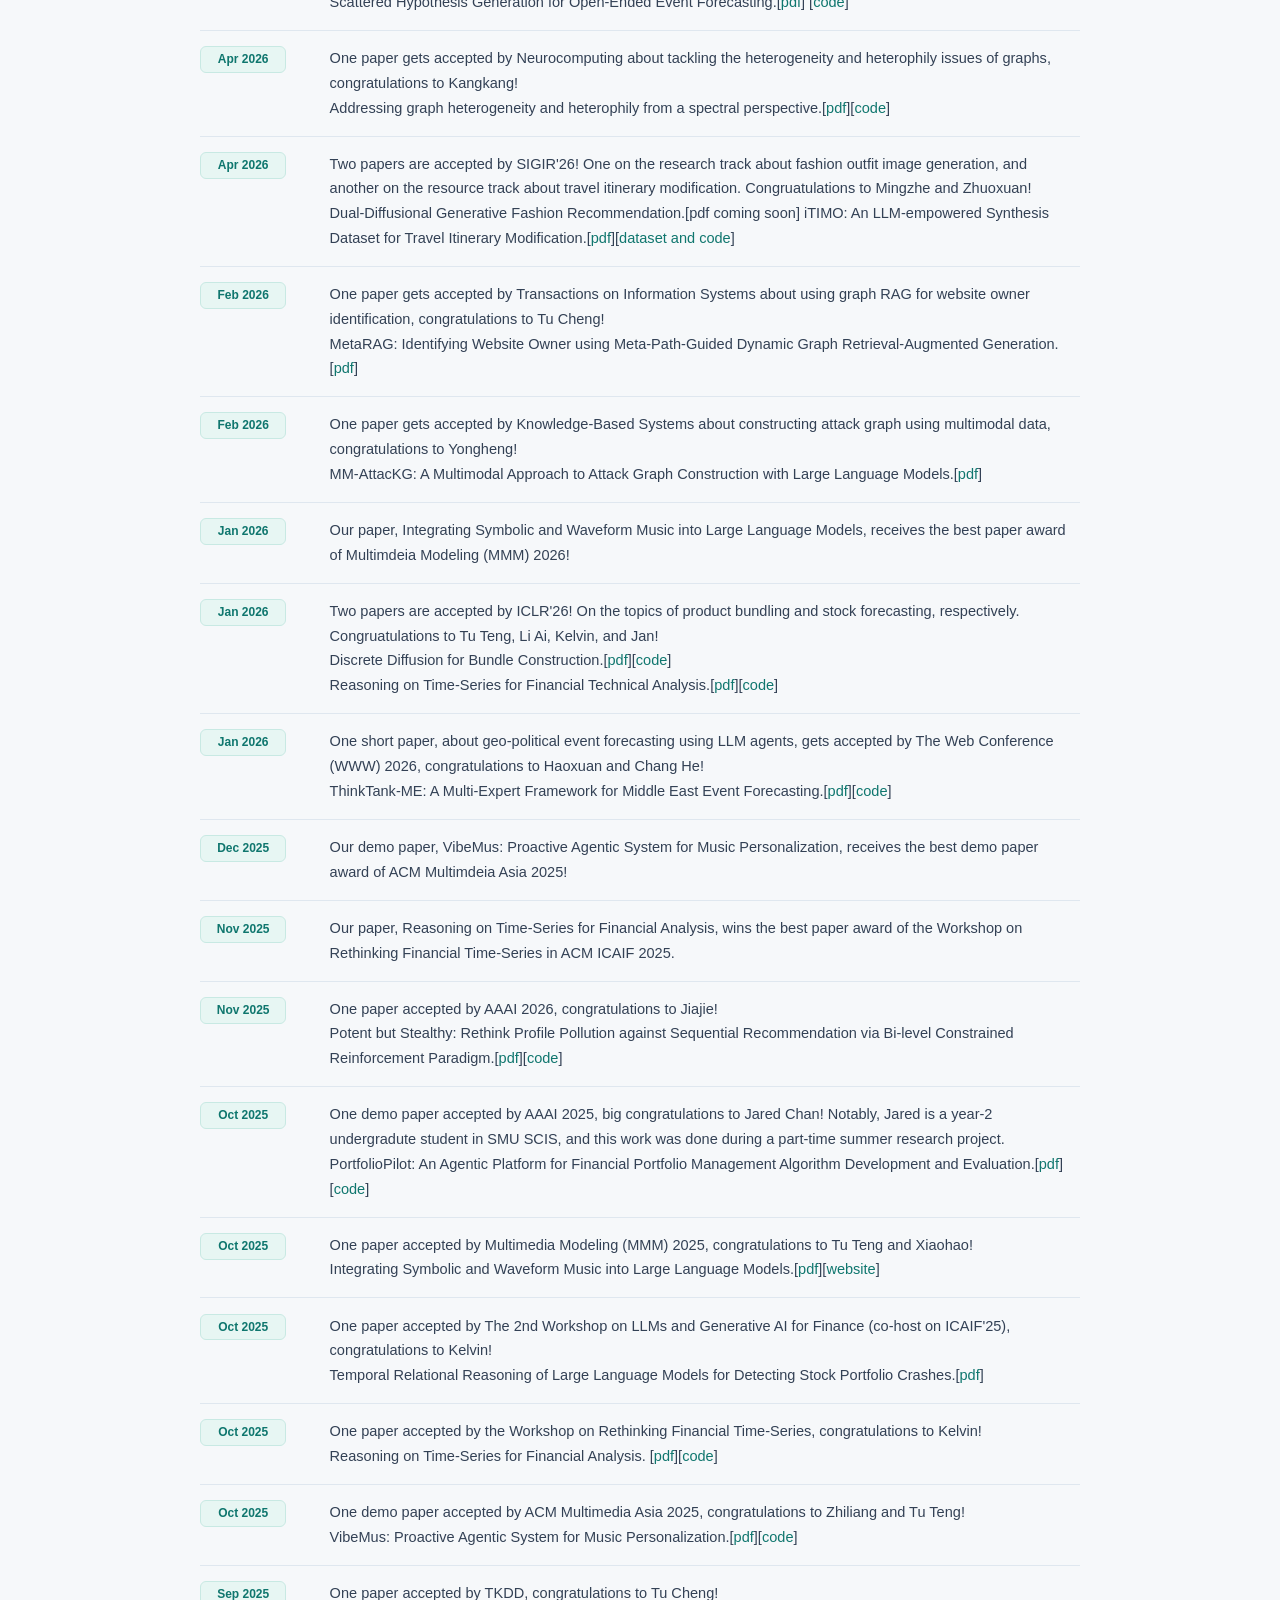
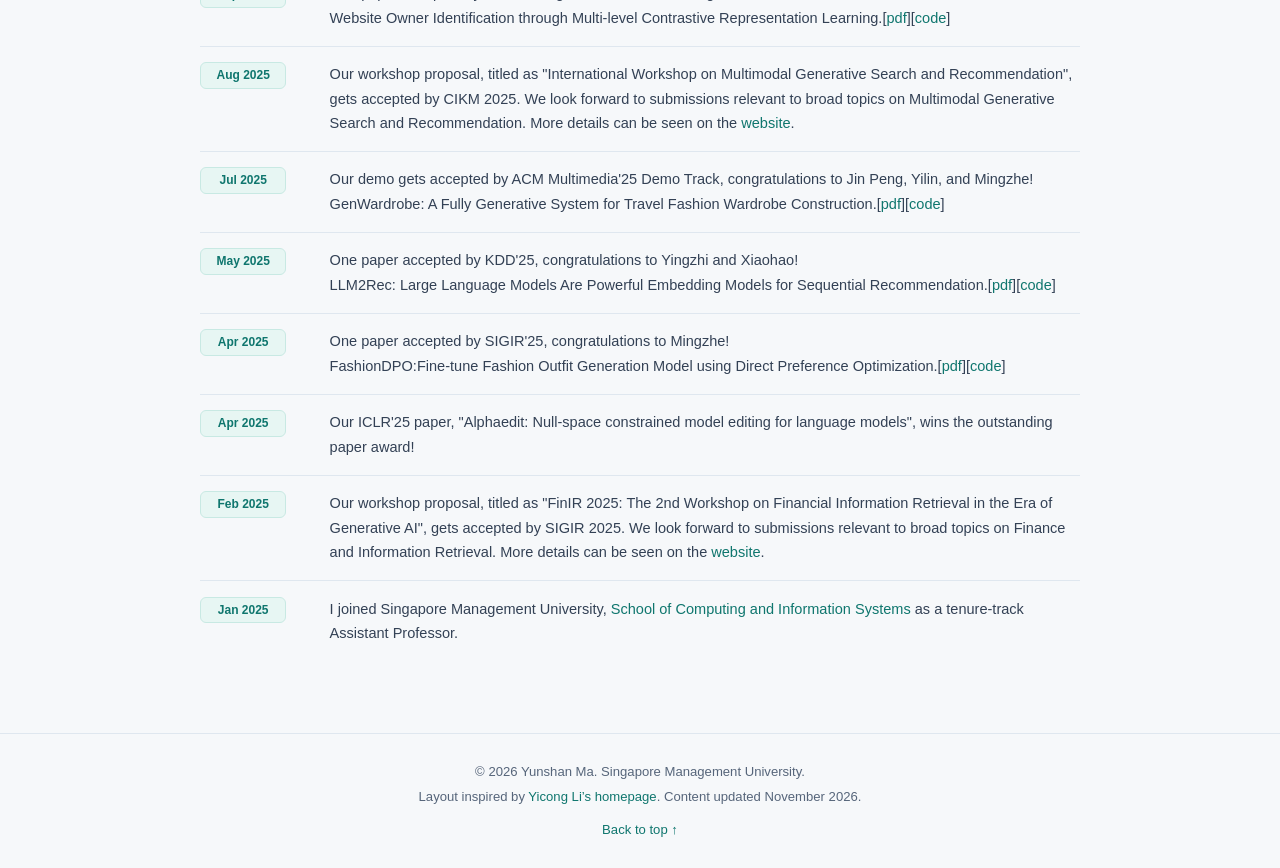
<file: news.html>
<!doctype html>
<html lang="en"><head><meta charset="utf-8"><meta name="viewport" content="width=device-width,initial-scale=1">
<title>News | Yunshan Ma · SMU</title><meta name="description" content="Yunshan Ma at Singapore Management University. LMF: Lab for Multimodality and Forecasting. Research across fashion, finance, cybersecurity, social events, and music.">
<meta name="color-scheme" content="light dark"><meta property="og:type" content="website"><meta property="og:title" content="News | Yunshan Ma"><meta property="og:description" content="Yunshan Ma at Singapore Management University. LMF: Lab for Multimodality and Forecasting. Research across fashion, finance, cybersecurity, social events, and music.">
<link rel="icon" href="assets/img/favicon.svg" type="image/svg+xml"><link rel="stylesheet" href="assets/site.css?v=0f34e29c91">
<script>try{const t=localStorage.getItem('theme');document.documentElement.dataset.theme=t||'light'}catch(e){}</script>
<script defer src="assets/site.js?v=27a3166992"></script></head>
<body id="top"><a class="skip" href="#main">Skip to content</a>
<header class="site-header"><div class="container header-inner"><a class="brand" href="index.html"><strong>Yunshan</strong> Ma<span aria-hidden="true">.</span></a>
<button class="menu-toggle" type="button" aria-label="Toggle navigation" aria-controls="navigation" aria-expanded="false">☰</button>
<nav class="nav" id="navigation" aria-label="Main navigation"><a href="index.html">About</a><a href="research.html">Research</a><a href="group.html">LMF</a><a href="publications.html">Publications</a><a href="cv.html" target="_blank" rel="noopener">CV</a></nav>
<button class="theme-toggle" type="button" aria-label="Switch color theme" aria-pressed="false"><svg viewBox="0 0 24 24" fill="none" stroke="currentColor" stroke-width="1.5" stroke-linecap="round" stroke-linejoin="round" aria-hidden="true"><circle cx="12" cy="12" r="4"/><path d="M12 2v2m0 16v2M2 12h2m16 0h2M5 5l1.5 1.5m11 11L19 19M5 19l1.5-1.5m11-11L19 5"/></svg></button></div></header>
<main id="main"><div class="hero hero-compact"><div class="hero-inner container"><div class="page-intro"><p class="eyebrow">News archive</p><h1>Updates &amp; Milestones</h1><p>Research announcements, awards, and academic activities.</p></div></div><div class="hero-wave" aria-hidden="true"><svg viewBox="0 0 1440 36" preserveAspectRatio="none"><path d="M0 13C270 44 540 27 786 15S1240 0 1440 14V36H0Z"/></svg></div></div><div class="container content"><div class="news-archive"><article class="news-row"><time datetime="2026-11">Nov 2026</time><div>I gave two keynote talks at ACM Multimedia 2026 workshops in Rio de Janeiro, Brazil.<br><a href="https://erel-mir.github.io/">2nd EReL@MIR Workshop on Efficient Representation Learning for Multimodal Information Retrieval</a>: <em>Toward Efficient Multimodal Recommendation: From Content Understanding to Personalized Generation</em>.<br><a href="https://amimm2026.github.io/">1st Workshop on Agentic Multimodal Intelligence (AMI): Models, Benchmarks, and Applications</a>: <em>Understand, Forecast, Act: Applications of Multimodal LLM Agents in Security-critical Domains</em>.</div></article><article class="news-row"><time datetime="2026-10">Oct 2026</time><div>One paper accepted by Multimedia Modeling (MMM) 2027 of using Language Modeling for Bundle Construction!
				<br> BundleLM: Bundle Construction Using Language Model.[pdf come soon]</div></article><article class="news-row"><time datetime="2026-09">Sep 2026</time><div>One paper gets accepted by TOIS of adapting MLLM for session recommendation, one paper gets accepted by SIGIR-AP of building a multimodal fashion understanding benchmark FashionStylist!
				<br> Distilling Transitional Patterns to Multimodal Large Language Models for Session-based Recommendation.[<a href="https://dl.acm.org/doi/pdf/10.1145/3856985">pdf</a>]
				<br> FashionStylist: An Expert Knowledge-enhanced Multimodal Dataset for Fashion Understanding.[<a href="https://arxiv.org/pdf/2604.09249">pdf</a>]
					[<a href="https://github.com/recsys-benchmark/FashionStylist">dataset and code</a>]</div></article><article class="news-row"><time datetime="2026-08">Aug 2026</time><div>One paper gets accepted by CIKM on tokenization of GenRec, one paper gets accepted by EMNLP of reusing LLM reasoning for financial report generation!
				<br> Personalized Context-Conditioned Tokenization for Generative Recommendation.[<a href="https://arxiv.org/pdf/2510.21276">pdf</a>]
					[<a href="https://github.com/YoungZ365/Pctx">code</a>]
				<br> AnalysisBank: An Expert Analysis Pattern Library for Financial Report Generation.[<a href="https://arxiv.org/pdf/2609.00818">pdf</a>]
					[<a href="https://github.com/yajingyang/AnalysisBank">code</a>]</div></article><article class="news-row"><time datetime="2026-07">Jul 2026</time><div>One paper gets accepted by TKDE about continual pre-training for recommendation, one demo paper gets accepted by ACMMM of applying visual analogy retrieval to financial K-line analysis!
				<br> Large Language Model Empowered Recommendation Meets All-domain Continual Pre-Training.[<a href="https://arxiv.org/pdf/2504.08949">pdf</a>]
				<br> FinAlogy: A Visual Analogy Retrieval System for Financial K-Line Analysis.[pdf coming soon][<a href="https://github.com/nice-zzy/FinAlogy">code</a>]
				[<a href="https://www.youtube.com/watch?v=SIreBcl__WU">video</a>]</div></article><article class="news-row"><time datetime="2026-06">Jun 2026</time><div>Our paper, Frozen LVLMs for Micro-Video Recommendation: A Systematic Study of Feature Extraction and Fusion, receives the best paper award of ICMR 2026!</div></article><article class="news-row"><time datetime="2026-06">Jun 2026</time><div>One paper gets accepted by Transactions on Information Systems about using LLMs for personalized fashion outfit recommendation!
				<br> CFALR: Collaborative Filtering-Augmented Large Language Model for Personalized Fashion Outfit Recommendation.[<a href="https://arxiv.org/pdf/2606.13001">pdf</a>]</div></article><article class="news-row"><time datetime="2026-05">May 2026</time><div>One paper accepted by KDD'26 about multi-behabior recommendation!
				<br> Dynamic Spectral Denoising with Global-Context Attention for Multi-Behavior Recommendation.
					[<a href="https://arxiv.org/pdf/2606.02417">pdf</a>][<a href="https://github.com/miaomiao-cai2/SpectraMB-KDD2026">code</a>]</div></article><article class="news-row"><time datetime="2026-04">Apr 2026</time><div>One paper gets accepted by Transactions on Information Systems about promoting long-tail items via product bundling!
				<br> Promoting Long-tail Items through Debiased Product Bundling.[<a href="https://arxiv.org/pdf/2411.19107">pdf</a>]</div></article><article class="news-row"><time datetime="2026-04">Apr 2026</time><div>One paper gets accepted by ICMR'26 about video LLM for micro-video recommendation, congratulations to Huatuan!
				<br> Frozen LVLMs for Micro-Video Recommendation: A Systematic Study of Feature Extraction and Fusion.[<a href="https://dl.acm.org/doi/pdf/10.1145/3805622.3810736">pdf</a>]
					[<a href="https://github.com/Tuannnxlf/Frozen-LVLMs-for-Micro-Video-Recommendation-A-Systematic-Study-of-Feature-Extraction-and-Fusion">code</a>]</div></article><article class="news-row"><time datetime="2026-04">Apr 2026</time><div>Two papers are accepted by ACL'26! One accepted by the main conference about document QA, and another is accepted as findings on open-ended event forecasting. Congruatulations to Yixin and Chang He!
                <br>  MAB-DQA: Addressing Query Aspect Importance in Document Question Answering with Multi-Armed Bandits.[<a href="https://arxiv.org/pdf/2604.08952">pdf</a>]
					[<a href="https://github.com/ElephantOH/MAB-DQA">code</a>]<br>
                  Scattered Hypothesis Generation for Open-Ended Event Forecasting.[<a href="https://arxiv.org/pdf/2604.15788">pdf</a>]
					[<a href="https://github.com/Sambac1/SCATTER">code</a>]</div></article><article class="news-row"><time datetime="2026-04">Apr 2026</time><div>One paper gets accepted by Neurocomputing about tackling the heterogeneity and heterophily issues of graphs, congratulations to Kangkang!
				<br> Addressing graph heterogeneity and heterophily from a spectral perspective.[<a href="https://arxiv.org/pdf/2410.13373">pdf</a>][<a href="https://github.com/Lukangkang123/H2SGNN/">code</a>]</div></article><article class="news-row"><time datetime="2026-04">Apr 2026</time><div>Two papers are accepted by SIGIR'26! One on the research track about fashion outfit image generation, and another on the resource track about travel itinerary modification. Congruatulations to Mingzhe and Zhuoxuan!
                <br>  Dual-Diffusional Generative Fashion Recommendation.[pdf coming soon]<br>
                  iTIMO: An LLM-empowered Synthesis Dataset for Travel Itinerary Modification.[<a href="https://arxiv.org/pdf/2601.10609">pdf</a>][<a href="https://github.com/zelo2/iTIMO">dataset and code</a>]</div></article><article class="news-row"><time datetime="2026-02">Feb 2026</time><div>One paper gets accepted by Transactions on Information Systems about using graph RAG for website owner identification, congratulations to Tu Cheng!
				<br> MetaRAG: Identifying Website Owner using Meta-Path-Guided Dynamic Graph Retrieval-Augmented Generation.[<a href="https://dl.acm.org/doi/pdf/10.1145/3800961">pdf</a>]</div></article><article class="news-row"><time datetime="2026-02">Feb 2026</time><div>One paper gets accepted by Knowledge-Based Systems about constructing attack graph using multimodal data, congratulations to Yongheng!
				<br> MM-AttacKG: A Multimodal Approach to Attack Graph Construction with Large Language Models.[<a href="https://arxiv.org/pdf/2506.16968">pdf</a>]</div></article><article class="news-row"><time datetime="2026-01">Jan 2026</time><div>Our paper, Integrating Symbolic and Waveform Music into Large Language Models, receives the best paper award of Multimdeia Modeling (MMM) 2026!</div></article><article class="news-row"><time datetime="2026-01">Jan 2026</time><div>Two papers are accepted by ICLR'26! On the topics of product bundling and stock forecasting, respectively. Congruatulations to Tu Teng, Li Ai, Kelvin, and Jan!
                <br>  Discrete Diffusion for Bundle Construction.[<a href="https://openreview.net/pdf?id=dKyhgfe50H">pdf</a>][<a href="https://anonymous.4open.science/r/DDBC-44EE">code</a>]<br>
                  Reasoning on Time-Series for Financial Technical Analysis.[<a href="https://openreview.net/pdf?id=PcjIe5xNaY">pdf</a>][<a href="https://anonymous.4open.science/r/VTA-finance-293C/">code</a>]</div></article><article class="news-row"><time datetime="2026-01">Jan 2026</time><div>One short paper, about geo-political event forecasting using LLM agents, gets accepted by The Web Conference (WWW) 2026, congratulations to Haoxuan and Chang He!
				<br> ThinkTank-ME: A Multi-Expert Framework for Middle East Event Forecasting.[<a href="https://arxiv.org/pdf/2601.17065">pdf</a>][<a href="https://github.com/LuminosityX/ThinkTank-ME">code</a>]</div></article><article class="news-row"><time datetime="2025-12">Dec 2025</time><div>Our demo paper, VibeMus: Proactive Agentic System for Music Personalization, receives the best demo paper award of ACM Multimdeia Asia 2025!</div></article><article class="news-row"><time datetime="2025-11">Nov 2025</time><div>Our paper, Reasoning on Time-Series for Financial Analysis, wins the best paper award of the Workshop on Rethinking Financial Time-Series in ACM ICAIF 2025.</div></article><article class="news-row"><time datetime="2025-11">Nov 2025</time><div>One paper accepted by AAAI 2026, congratulations to Jiajie!
				<br> Potent but Stealthy: Rethink Profile Pollution against Sequential Recommendation via Bi-level Constrained Reinforcement Paradigm.[<a href="https://arxiv.org/pdf/2511.09392">pdf</a>][<a href="https://github.com/SSndot/CREAT">code</a>]</div></article><article class="news-row"><time datetime="2025-10">Oct 2025</time><div>One demo paper accepted by AAAI 2025, big congratulations to Jared Chan! Notably, Jared is a year-2 undergradute student in SMU SCIS, and this work was done during a part-time summer research project.
				<br> PortfolioPilot: An Agentic Platform for Financial Portfolio Management Algorithm Development and Evaluation.[<a href="https://github.com/JarudeC/portfoliopilot/blob/main/AAAI_paper/PortfolioPilot%20Demo%20Paper.pdf">pdf</a>][<a href="https://github.com/JarudeC/portfoliopilot">code</a>]</div></article><article class="news-row"><time datetime="2025-10">Oct 2025</time><div>One paper accepted by Multimedia Modeling (MMM) 2025, congratulations to Tu Teng and Xiaohao!
				<br> Integrating Symbolic and Waveform Music into Large Language Models.[<a href="https://link.springer.com/chapter/10.1007/978-981-95-6957-1_7">pdf</a>][<a href="https://anonymous-2024101.github.io/">website</a>]</div></article><article class="news-row"><time datetime="2025-10">Oct 2025</time><div>One paper accepted by The 2nd Workshop on LLMs and Generative AI for Finance (co-host on ICAIF'25), congratulations to Kelvin!
				<br> Temporal Relational Reasoning of Large Language Models for Detecting Stock Portfolio Crashes.[<a href="https://arxiv.org/pdf/2410.17266">pdf</a>]</div></article><article class="news-row"><time datetime="2025-10">Oct 2025</time><div>One paper accepted by the Workshop on Rethinking Financial Time-Series, congratulations to Kelvin!
				<br> Reasoning on Time-Series for Financial Analysis. [<a href="https://arxiv.org/pdf/2511.08616">pdf</a>][<a href="https://anonymous.4open.science/r/VTA-finance-293C/">code</a>]</div></article><article class="news-row"><time datetime="2025-10">Oct 2025</time><div>One demo paper accepted by ACM Multimedia Asia 2025, congratulations to Zhiliang and Tu Teng!
				<br> VibeMus: Proactive Agentic System for Music Personalization.[<a href="https://dl.acm.org/doi/epdf/10.1145/3743093.3771663">pdf</a>][<a href="https://github.com/tuteng0915/VibeMus">code</a>]</div></article><article class="news-row"><time datetime="2025-09">Sep 2025</time><div>One paper accepted by TKDD, congratulations to Tu Cheng!
				<br> Website Owner Identification through Multi-level Contrastive Representation Learning.[<a href="https://dl.acm.org/doi/pdf/10.1145/3767155">pdf</a>][<a href="https://github.com/tuchen9/ReMon">code</a>]</div></article><article class="news-row"><time datetime="2025-08">Aug 2025</time><div>Our workshop proposal, titled as "International Workshop on Multimodal Generative Search and Recommendation", gets accepted by CIKM 2025.
				We look forward to submissions relevant to broad topics on Multimodal Generative Search and Recommendation. More details can be seen on the <a href="https://mmgensr-cikm25.github.io/">website</a>.</div></article><article class="news-row"><time datetime="2025-07">Jul 2025</time><div>Our demo gets accepted by ACM Multimedia'25 Demo Track, congratulations to Jin Peng, Yilin, and Mingzhe!
				<br> GenWardrobe: A Fully Generative System for Travel Fashion Wardrobe Construction.[<a href="image/MM_2025_GenWardrobe.pdf">pdf</a>][<a href="https://github.com/ShanFengShanFeng/GenWardrobe">code</a>]</div></article><article class="news-row"><time datetime="2025-05">May 2025</time><div>One paper accepted by KDD'25, congratulations to Yingzhi and Xiaohao!
				<br> LLM2Rec: Large Language Models Are Powerful Embedding Models for Sequential Recommendation.[<a href="https://arxiv.org/pdf/2506.21579">pdf</a>][<a href="https://github.com/HappyPointer/LLM2Rec">code</a>]</div></article><article class="news-row"><time datetime="2025-04">Apr 2025</time><div>One paper accepted by SIGIR'25, congratulations to Mingzhe!
				<br> FashionDPO:Fine-tune Fashion Outfit Generation Model using Direct Preference Optimization.[<a href="https://arxiv.org/pdf/2504.12900">pdf</a>][<a href="https://github.com/Yzcreator/FashionDPO">code</a>]</div></article><article class="news-row"><time datetime="2025-04">Apr 2025</time><div>Our ICLR'25 paper, "Alphaedit: Null-space constrained model editing for language models", wins the outstanding paper award!</div></article><article class="news-row"><time datetime="2025-02">Feb 2025</time><div>Our workshop proposal, titled as "FinIR 2025: The 2nd Workshop on Financial Information Retrieval in the Era of Generative AI", gets accepted by SIGIR 2025.
				We look forward to submissions relevant to broad topics on Finance and Information Retrieval. More details can be seen on the <a href="https://finir2025.github.io/">website</a>.</div></article><article class="news-row"><time datetime="2025-01">Jan 2025</time><div>I joined Singapore Management University, <a href="https://computing.smu.edu.sg/">School of Computing and Information Systems</a> as a tenure-track Assistant Professor.</div></article></div></div></main>
<footer class="footer"><div class="container footer-inner"><div><p>© 2026 Yunshan Ma. Singapore Management University.</p><p class="footer-secondary">Layout inspired by <a href="https://yl3800.github.io/" class="">Yicong Li’s homepage</a>. Content updated November 2026.</p></div><a class="back-top" href="#top">Back to top ↑</a></div></footer></body></html>
</file>
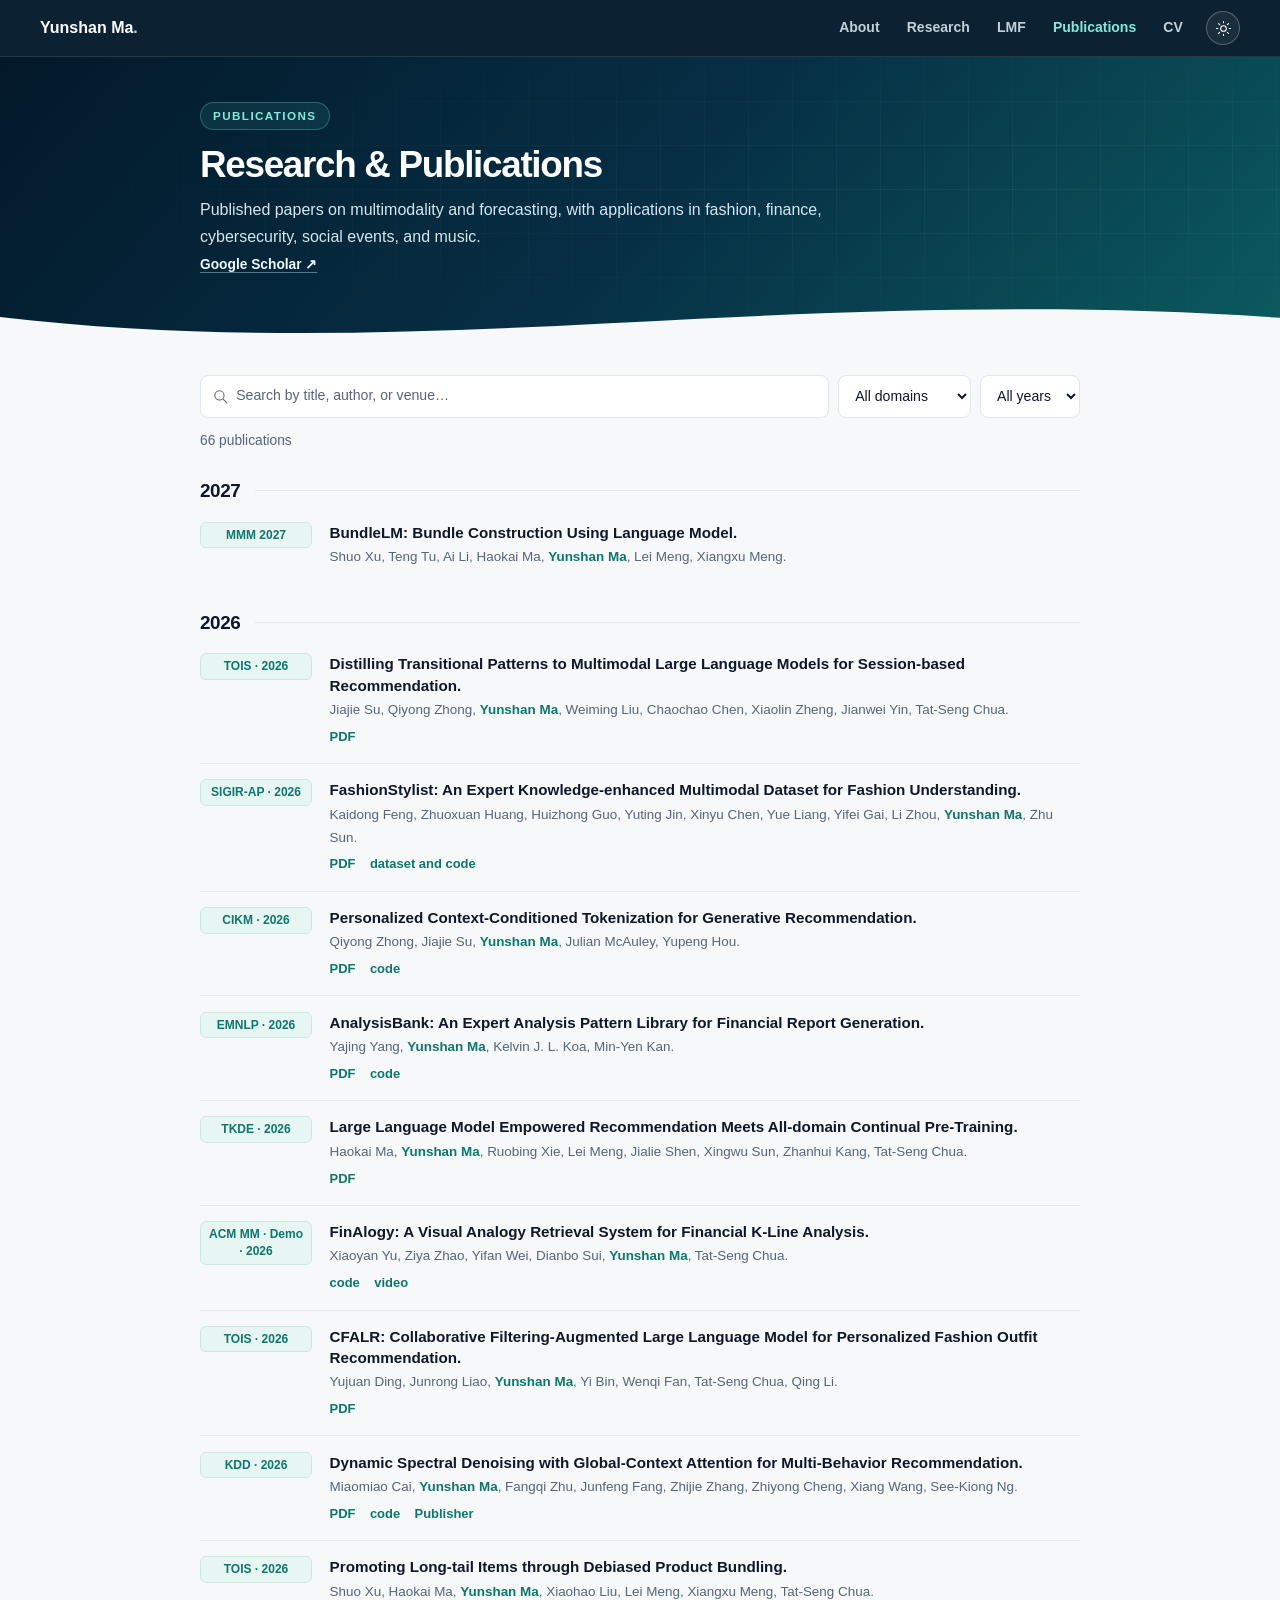
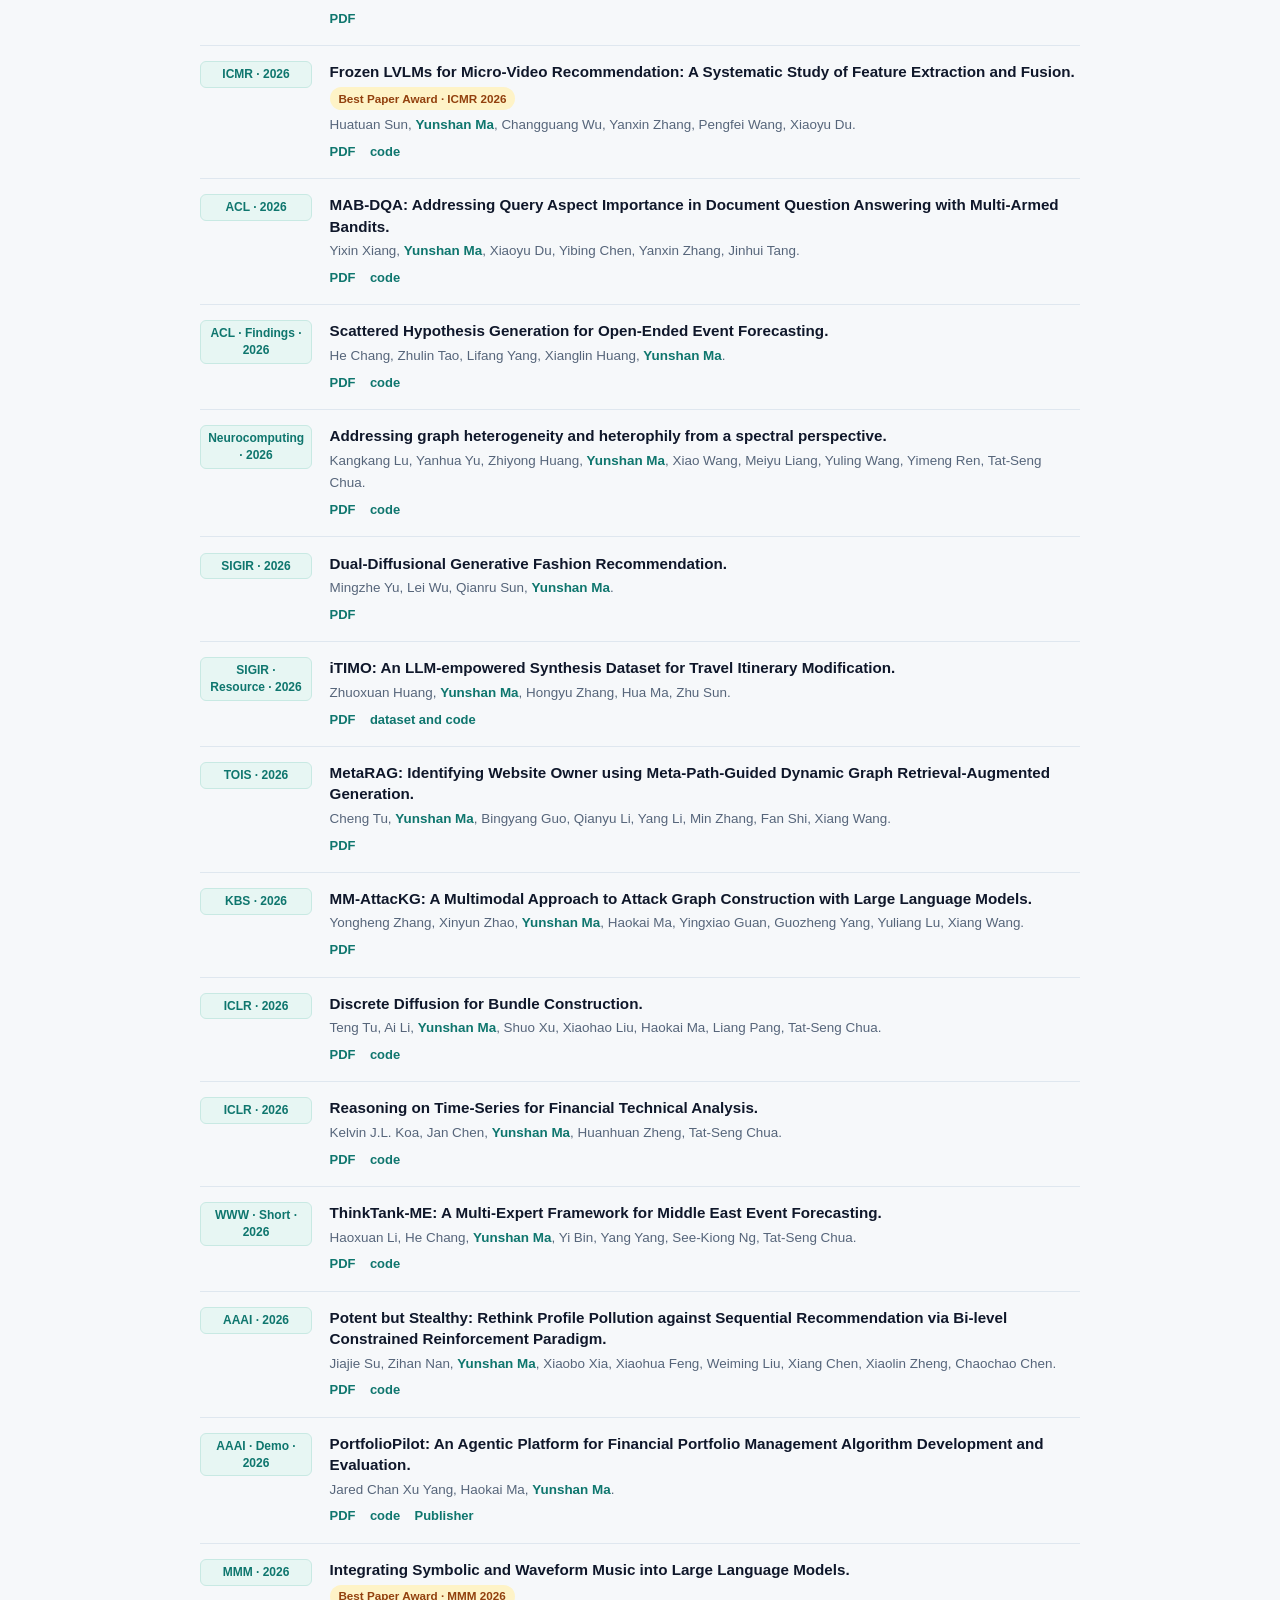
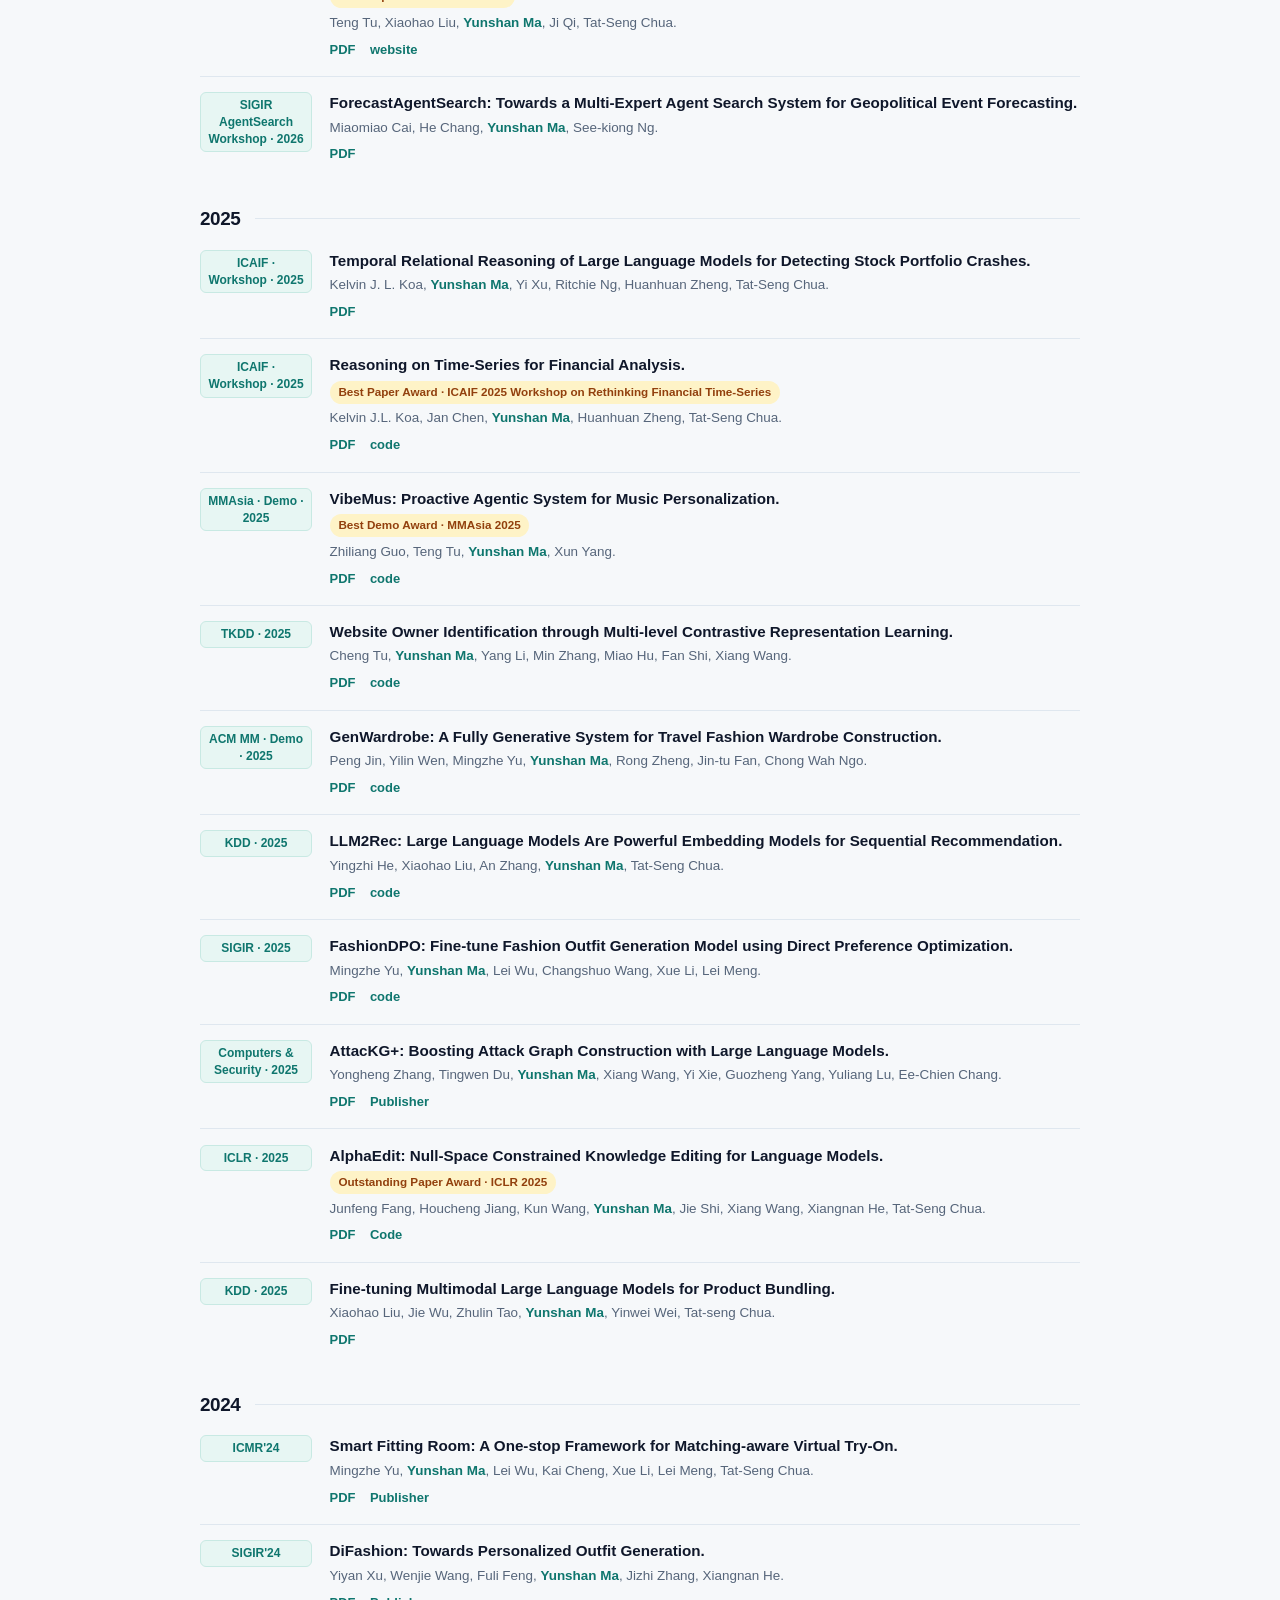
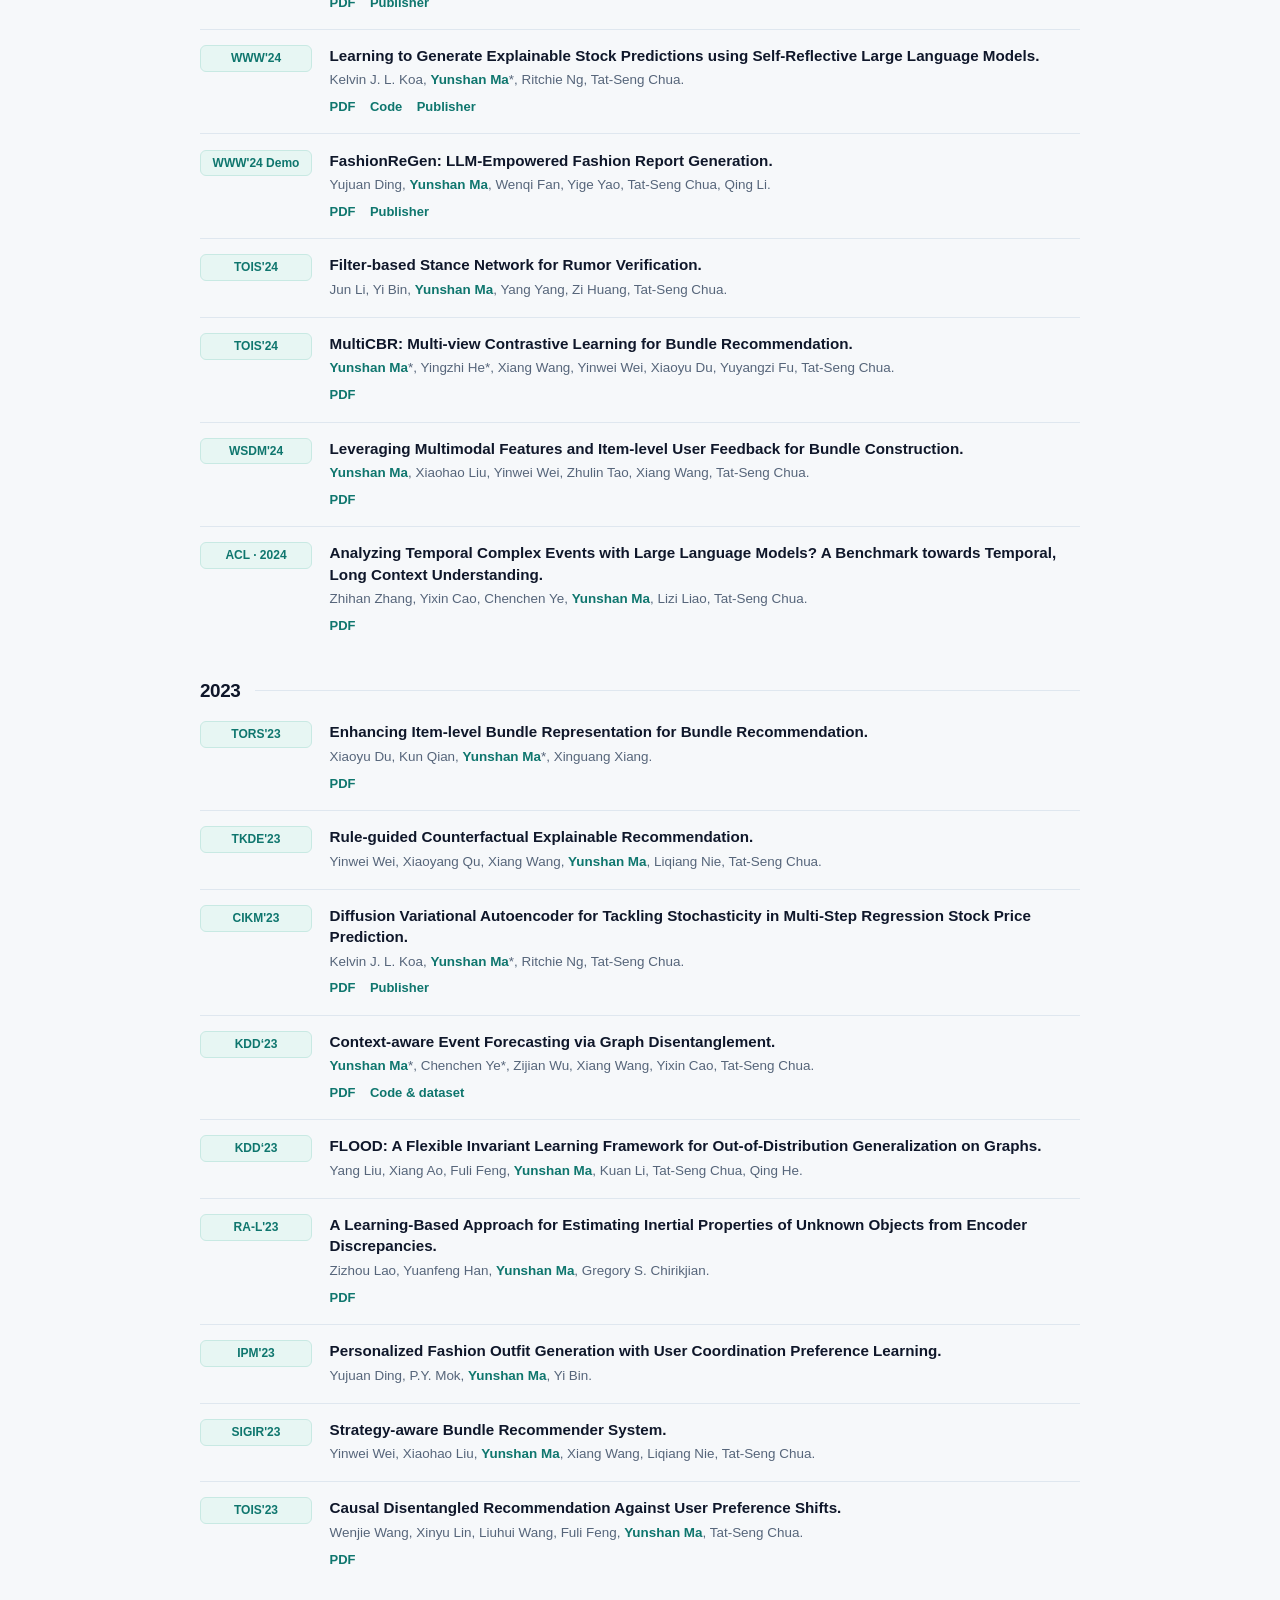
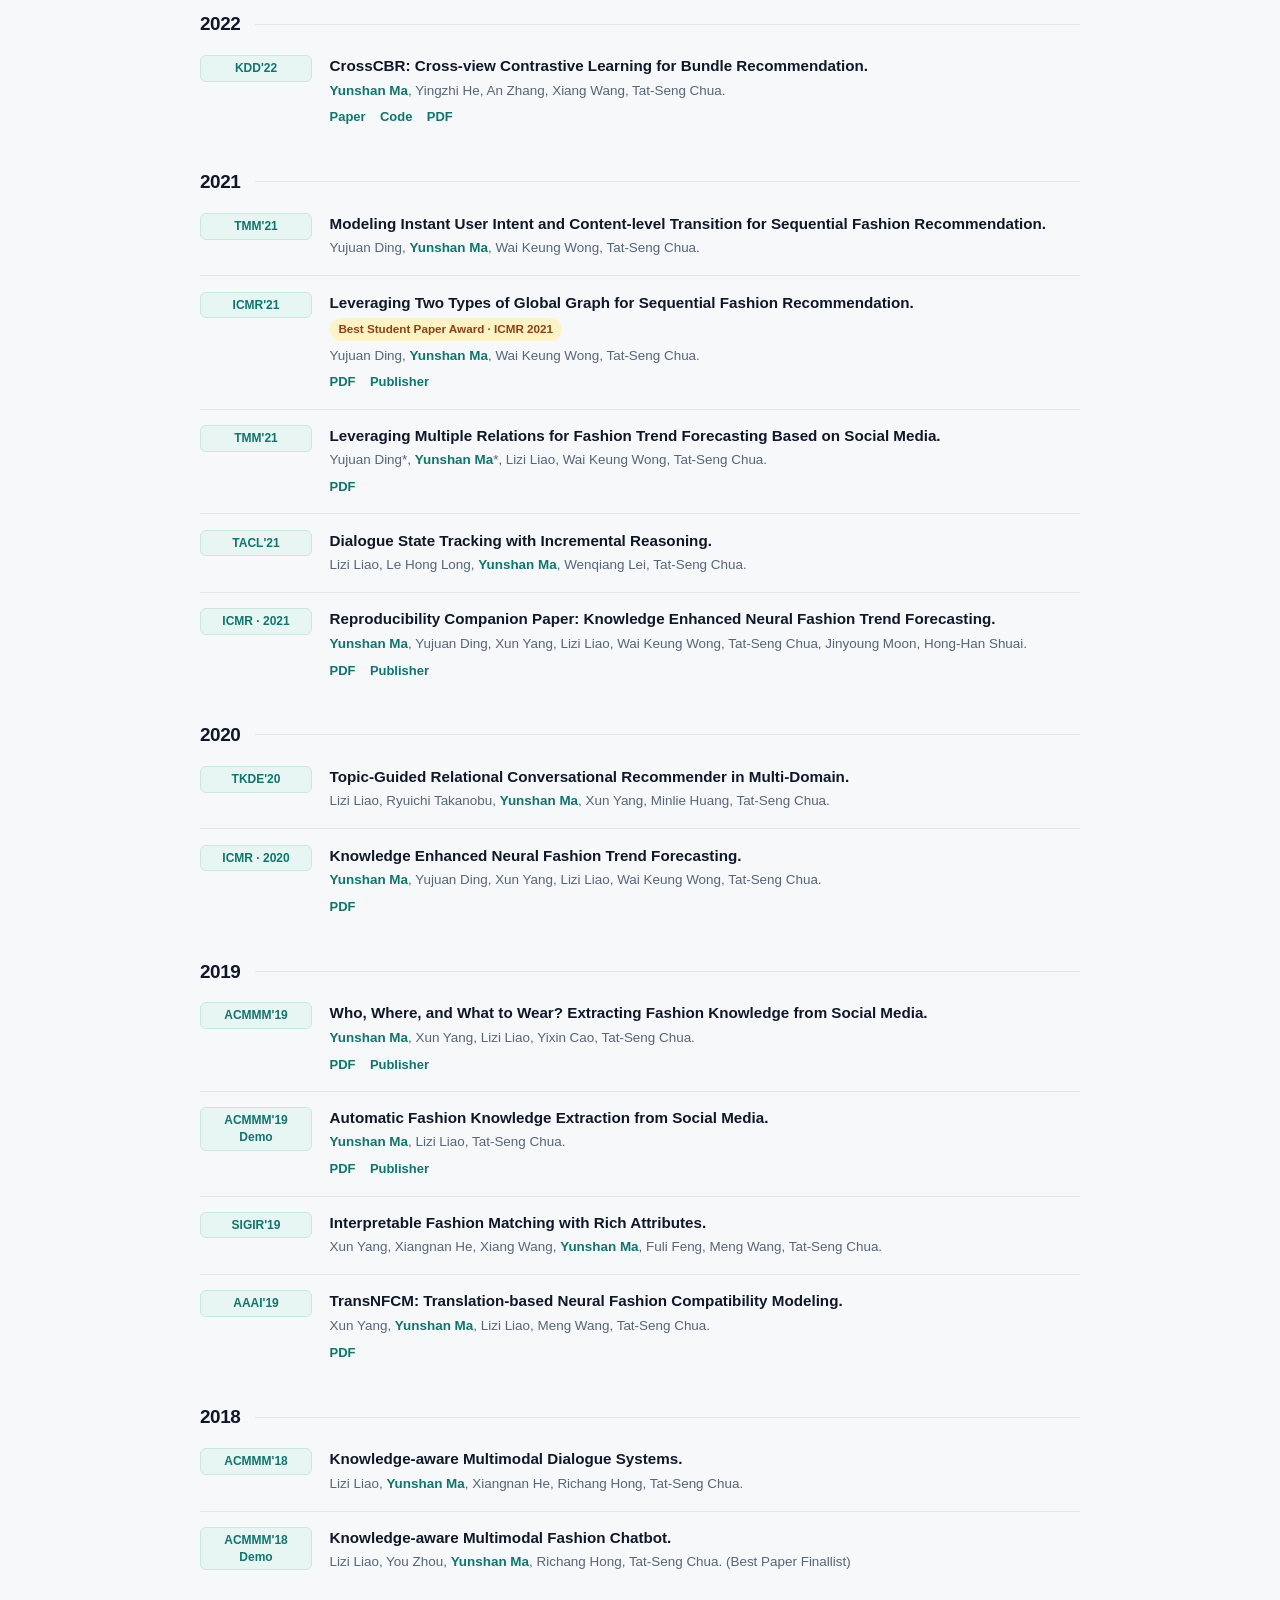
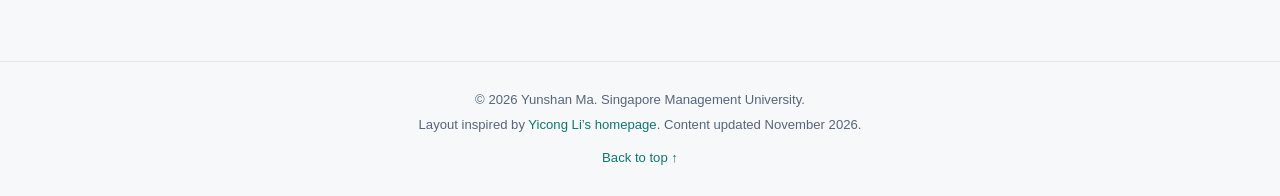
<file: publications.html>
<!doctype html>
<html lang="en"><head><meta charset="utf-8"><meta name="viewport" content="width=device-width,initial-scale=1">
<title>Publications | Yunshan Ma · SMU</title><meta name="description" content="Yunshan Ma at Singapore Management University. LMF: Lab for Multimodality and Forecasting. Research across fashion, finance, cybersecurity, social events, and music.">
<meta name="color-scheme" content="light dark"><meta property="og:type" content="website"><meta property="og:title" content="Publications | Yunshan Ma"><meta property="og:description" content="Yunshan Ma at Singapore Management University. LMF: Lab for Multimodality and Forecasting. Research across fashion, finance, cybersecurity, social events, and music.">
<link rel="icon" href="assets/img/favicon.svg" type="image/svg+xml"><link rel="stylesheet" href="assets/site.css?v=0f34e29c91">
<script>try{const t=localStorage.getItem('theme');document.documentElement.dataset.theme=t||'light'}catch(e){}</script>
<script defer src="assets/site.js?v=27a3166992"></script></head>
<body id="top"><a class="skip" href="#main">Skip to content</a>
<header class="site-header"><div class="container header-inner"><a class="brand" href="index.html"><strong>Yunshan</strong> Ma<span aria-hidden="true">.</span></a>
<button class="menu-toggle" type="button" aria-label="Toggle navigation" aria-controls="navigation" aria-expanded="false">☰</button>
<nav class="nav" id="navigation" aria-label="Main navigation"><a href="index.html">About</a><a href="research.html">Research</a><a href="group.html">LMF</a><a href="publications.html" aria-current="page">Publications</a><a href="cv.html" target="_blank" rel="noopener">CV</a></nav>
<button class="theme-toggle" type="button" aria-label="Switch color theme" aria-pressed="false"><svg viewBox="0 0 24 24" fill="none" stroke="currentColor" stroke-width="1.5" stroke-linecap="round" stroke-linejoin="round" aria-hidden="true"><circle cx="12" cy="12" r="4"/><path d="M12 2v2m0 16v2M2 12h2m16 0h2M5 5l1.5 1.5m11 11L19 19M5 19l1.5-1.5m11-11L19 5"/></svg></button></div></header>
<main id="main"><div class="hero hero-compact"><div class="hero-inner container"><div class="page-intro"><p class="eyebrow">Publications</p><h1>Research &amp; Publications</h1><p>Published papers on multimodality and forecasting, with applications in fashion, finance, cybersecurity, social events, and music.</p><a href="https://scholar.google.com/citations?user=WSDsPtMAAAAJ&amp;hl=en" class="text-link">Google Scholar ↗</a></div></div><div class="hero-wave" aria-hidden="true"><svg viewBox="0 0 1440 36" preserveAspectRatio="none"><path d="M0 13C270 44 540 27 786 15S1240 0 1440 14V36H0Z"/></svg></div></div><div class="container content"><div class="filters"><div class="search-wrap"><svg viewBox="0 0 24 24" fill="none" stroke="currentColor" stroke-width="1.5" stroke-linecap="round" stroke-linejoin="round" aria-hidden="true"><circle cx="10.5" cy="10.5" r="6.5"/><path d="m16 16 5 5"/></svg><label class="skip" for="publication-search">Search publications</label><input id="publication-search" type="search" placeholder="Search by title, author, or venue…" autocomplete="off"></div><label class="skip" for="publication-domain">Filter by domain</label><select id="publication-domain"><option value="">All domains</option><option value="Fashion">Fashion</option><option value="Finance">Finance</option><option value="Cybersecurity">Cybersecurity</option><option value="Social Events">Social Events</option><option value="Music">Music</option></select><label class="skip" for="publication-year">Filter by year</label><select id="publication-year"><option value="">All years</option><option value="2027">2027</option><option value="2026">2026</option><option value="2025">2025</option><option value="2024">2024</option><option value="2023">2023</option><option value="2022">2022</option><option value="2021">2021</option><option value="2020">2020</option><option value="2019">2019</option><option value="2018">2018</option></select></div><p class="result-count" id="result-count" role="status" aria-live="polite">66 publications</p><section class="publication-group" aria-label="Publications 2027"><h2 class="year-heading">2027</h2><article class="pub" data-search="bundlelm: bundle construction using language model. shuo xu, teng tu, ai li, haokai ma, yunshan ma, lei meng, xiangxu meng. mmm 2027 2027 " data-year="2027" data-domains=""><div class="venue">MMM 2027</div><div><h3>BundleLM: Bundle Construction Using Language Model.</h3><p class="authors">Shuo Xu, Teng Tu, Ai Li, Haokai Ma, <strong class="self-author">Yunshan Ma</strong>, Lei Meng, Xiangxu Meng.</p></div></article></section><section class="publication-group" aria-label="Publications 2026"><h2 class="year-heading">2026</h2><article class="pub" data-search="distilling transitional patterns to multimodal large language models for session-based recommendation. jiajie su, qiyong zhong, yunshan ma, weiming liu, chaochao chen, xiaolin zheng, jianwei yin, tat-seng chua. tois 2026 " data-year="2026" data-domains=""><div class="venue">TOIS · 2026</div><div><h3>Distilling Transitional Patterns to Multimodal Large Language Models for Session-based Recommendation.</h3><p class="authors">Jiajie Su, Qiyong Zhong, <strong class="self-author">Yunshan Ma</strong>, Weiming Liu, Chaochao Chen, Xiaolin Zheng, Jianwei Yin, Tat-Seng Chua.</p><div class="resources"><a href="https://dl.acm.org/doi/pdf/10.1145/3856985" class="">PDF</a></div></div></article><article class="pub" data-search="fashionstylist: an expert knowledge-enhanced multimodal dataset for fashion understanding. kaidong feng, zhuoxuan huang, huizhong guo, yuting jin, xinyu chen, yue liang, yifei gai, li zhou, yunshan ma, zhu sun. sigir-ap 2026 fashion" data-year="2026" data-domains="Fashion"><div class="venue">SIGIR-AP · 2026</div><div><h3>FashionStylist: An Expert Knowledge-enhanced Multimodal Dataset for Fashion Understanding.</h3><p class="authors">Kaidong Feng, Zhuoxuan Huang, Huizhong Guo, Yuting Jin, Xinyu Chen, Yue Liang, Yifei Gai, Li Zhou, <strong class="self-author">Yunshan Ma</strong>, Zhu Sun.</p><div class="resources"><a href="https://arxiv.org/pdf/2604.09249" class="">PDF</a><a href="https://github.com/recsys-benchmark/FashionStylist" class="">dataset and code</a></div></div></article><article class="pub" data-search="personalized context-conditioned tokenization for generative recommendation. qiyong zhong, jiajie su, yunshan ma, julian mcauley, yupeng hou. cikm 2026 " data-year="2026" data-domains=""><div class="venue">CIKM · 2026</div><div><h3>Personalized Context-Conditioned Tokenization for Generative Recommendation.</h3><p class="authors">Qiyong Zhong, Jiajie Su, <strong class="self-author">Yunshan Ma</strong>, Julian McAuley, Yupeng Hou.</p><div class="resources"><a href="https://arxiv.org/pdf/2510.21276" class="">PDF</a><a href="https://github.com/YoungZ365/Pctx" class="">code</a></div></div></article><article class="pub" data-search="analysisbank: an expert analysis pattern library for financial report generation. yajing yang, yunshan ma, kelvin j. l. koa, min-yen kan. emnlp 2026 finance" data-year="2026" data-domains="Finance"><div class="venue">EMNLP · 2026</div><div><h3>AnalysisBank: An Expert Analysis Pattern Library for Financial Report Generation.</h3><p class="authors">Yajing Yang, <strong class="self-author">Yunshan Ma</strong>, Kelvin J. L. Koa, Min-Yen Kan.</p><div class="resources"><a href="https://arxiv.org/pdf/2609.00818" class="">PDF</a><a href="https://github.com/yajingyang/AnalysisBank" class="">code</a></div></div></article><article class="pub" data-search="large language model empowered recommendation meets all-domain continual pre-training. haokai ma, yunshan ma, ruobing xie, lei meng, jialie shen, xingwu sun, zhanhui kang, tat-seng chua. tkde 2026 " data-year="2026" data-domains=""><div class="venue">TKDE · 2026</div><div><h3>Large Language Model Empowered Recommendation Meets All-domain Continual Pre-Training.</h3><p class="authors">Haokai Ma, <strong class="self-author">Yunshan Ma</strong>, Ruobing Xie, Lei Meng, Jialie Shen, Xingwu Sun, Zhanhui Kang, Tat-Seng Chua.</p><div class="resources"><a href="https://arxiv.org/pdf/2504.08949" class="">PDF</a></div></div></article><article class="pub" data-search="finalogy: a visual analogy retrieval system for financial k-line analysis. xiaoyan yu, ziya zhao, yifan wei, dianbo sui, yunshan ma, tat-seng chua. acm mm · demo 2026 finance" data-year="2026" data-domains="Finance"><div class="venue">ACM MM · Demo · 2026</div><div><h3>FinAlogy: A Visual Analogy Retrieval System for Financial K-Line Analysis.</h3><p class="authors">Xiaoyan Yu, Ziya Zhao, Yifan Wei, Dianbo Sui, <strong class="self-author">Yunshan Ma</strong>, Tat-Seng Chua.</p><div class="resources"><a href="https://github.com/nice-zzy/FinAlogy" class="">code</a><a href="https://www.youtube.com/watch?v=SIreBcl__WU" class="">video</a></div></div></article><article class="pub" data-search="cfalr: collaborative filtering-augmented large language model for personalized fashion outfit recommendation. yujuan ding, junrong liao, yunshan ma, yi bin, wenqi fan, tat-seng chua, qing li. tois 2026 fashion" data-year="2026" data-domains="Fashion"><div class="venue">TOIS · 2026</div><div><h3>CFALR: Collaborative Filtering-Augmented Large Language Model for Personalized Fashion Outfit Recommendation.</h3><p class="authors">Yujuan Ding, Junrong Liao, <strong class="self-author">Yunshan Ma</strong>, Yi Bin, Wenqi Fan, Tat-Seng Chua, Qing Li.</p><div class="resources"><a href="https://arxiv.org/pdf/2606.13001" class="">PDF</a></div></div></article><article class="pub" data-search="dynamic spectral denoising with global-context attention for multi-behavior recommendation. miaomiao cai, yunshan ma, fangqi zhu, junfeng fang, zhijie zhang, zhiyong cheng, xiang wang, see-kiong ng. kdd 2026 " data-year="2026" data-domains=""><div class="venue">KDD · 2026</div><div><h3>Dynamic Spectral Denoising with Global-Context Attention for Multi-Behavior Recommendation.</h3><p class="authors">Miaomiao Cai, <strong class="self-author">Yunshan Ma</strong>, Fangqi Zhu, Junfeng Fang, Zhijie Zhang, Zhiyong Cheng, Xiang Wang, See-Kiong Ng.</p><div class="resources"><a href="https://arxiv.org/pdf/2606.02417" class="">PDF</a><a href="https://github.com/miaomiao-cai2/SpectraMB-KDD2026" class="">code</a><a href="https://doi.org/10.1145/3770855.3818191" class="">Publisher</a></div></div></article><article class="pub" data-search="promoting long-tail items through debiased product bundling. shuo xu, haokai ma, yunshan ma, xiaohao liu, lei meng, xiangxu meng, tat-seng chua. tois 2026 " data-year="2026" data-domains=""><div class="venue">TOIS · 2026</div><div><h3>Promoting Long-tail Items through Debiased Product Bundling.</h3><p class="authors">Shuo Xu, Haokai Ma, <strong class="self-author">Yunshan Ma</strong>, Xiaohao Liu, Lei Meng, Xiangxu Meng, Tat-Seng Chua.</p><div class="resources"><a href="https://arxiv.org/pdf/2411.19107" class="">PDF</a></div></div></article><article class="pub" data-search="frozen lvlms for micro-video recommendation: a systematic study of feature extraction and fusion. huatuan sun, yunshan ma, changguang wu, yanxin zhang, pengfei wang, xiaoyu du. icmr 2026 " data-year="2026" data-domains=""><div class="venue">ICMR · 2026</div><div><h3>Frozen LVLMs for Micro-Video Recommendation: A Systematic Study of Feature Extraction and Fusion.</h3><p class="paper-award">Best Paper Award · ICMR 2026</p><p class="authors">Huatuan Sun, <strong class="self-author">Yunshan Ma</strong>, Changguang Wu, Yanxin Zhang, Pengfei Wang, Xiaoyu Du.</p><div class="resources"><a href="https://dl.acm.org/doi/pdf/10.1145/3805622.3810736" class="">PDF</a><a href="https://github.com/Tuannnxlf/Frozen-LVLMs-for-Micro-Video-Recommendation-A-Systematic-Study-of-Feature-Extraction-and-Fusion" class="">code</a></div></div></article><article class="pub" data-search="mab-dqa: addressing query aspect importance in document question answering with multi-armed bandits. yixin xiang, yunshan ma, xiaoyu du, yibing chen, yanxin zhang, jinhui tang. acl 2026 " data-year="2026" data-domains=""><div class="venue">ACL · 2026</div><div><h3>MAB-DQA: Addressing Query Aspect Importance in Document Question Answering with Multi-Armed Bandits.</h3><p class="authors">Yixin Xiang, <strong class="self-author">Yunshan Ma</strong>, Xiaoyu Du, Yibing Chen, Yanxin Zhang, Jinhui Tang.</p><div class="resources"><a href="https://arxiv.org/pdf/2604.08952" class="">PDF</a><a href="https://github.com/ElephantOH/MAB-DQA" class="">code</a></div></div></article><article class="pub" data-search="scattered hypothesis generation for open-ended event forecasting. he chang, zhulin tao, lifang yang, xianglin huang, yunshan ma. acl · findings 2026 social events" data-year="2026" data-domains="Social Events"><div class="venue">ACL · Findings · 2026</div><div><h3>Scattered Hypothesis Generation for Open-Ended Event Forecasting.</h3><p class="authors">He Chang, Zhulin Tao, Lifang Yang, Xianglin Huang, <strong class="self-author">Yunshan Ma</strong>.</p><div class="resources"><a href="https://arxiv.org/pdf/2604.15788" class="">PDF</a><a href="https://github.com/Sambac1/SCATTER" class="">code</a></div></div></article><article class="pub" data-search="addressing graph heterogeneity and heterophily from a spectral perspective. kangkang lu, yanhua yu, zhiyong huang, yunshan ma, xiao wang, meiyu liang, yuling wang, yimeng ren, tat-seng chua. neurocomputing 2026 " data-year="2026" data-domains=""><div class="venue">Neurocomputing · 2026</div><div><h3>Addressing graph heterogeneity and heterophily from a spectral perspective.</h3><p class="authors">Kangkang Lu, Yanhua Yu, Zhiyong Huang, <strong class="self-author">Yunshan Ma</strong>, Xiao Wang, Meiyu Liang, Yuling Wang, Yimeng Ren, Tat-Seng Chua.</p><div class="resources"><a href="https://arxiv.org/pdf/2410.13373" class="">PDF</a><a href="https://github.com/Lukangkang123/H2SGNN/" class="">code</a></div></div></article><article class="pub" data-search="dual-diffusional generative fashion recommendation. mingzhe yu, lei wu, qianru sun, yunshan ma. sigir 2026 fashion" data-year="2026" data-domains="Fashion"><div class="venue">SIGIR · 2026</div><div><h3>Dual-Diffusional Generative Fashion Recommendation.</h3><p class="authors">Mingzhe Yu, Lei Wu, Qianru Sun, <strong class="self-author">Yunshan Ma</strong>.</p><div class="resources"><a href="https://arxiv.org/pdf/2605.17357" class="">PDF</a></div></div></article><article class="pub" data-search="itimo: an llm-empowered synthesis dataset for travel itinerary modification. zhuoxuan huang, yunshan ma, hongyu zhang, hua ma, zhu sun. sigir · resource 2026 " data-year="2026" data-domains=""><div class="venue">SIGIR · Resource · 2026</div><div><h3>iTIMO: An LLM-empowered Synthesis Dataset for Travel Itinerary Modification.</h3><p class="authors">Zhuoxuan Huang, <strong class="self-author">Yunshan Ma</strong>, Hongyu Zhang, Hua Ma, Zhu Sun.</p><div class="resources"><a href="https://arxiv.org/pdf/2601.10609" class="">PDF</a><a href="https://github.com/zelo2/iTIMO" class="">dataset and code</a></div></div></article><article class="pub" data-search="metarag: identifying website owner using meta-path-guided dynamic graph retrieval-augmented generation. cheng tu, yunshan ma, bingyang guo, qianyu li, yang li, min zhang, fan shi, xiang wang. tois 2026 cybersecurity" data-year="2026" data-domains="Cybersecurity"><div class="venue">TOIS · 2026</div><div><h3>MetaRAG: Identifying Website Owner using Meta-Path-Guided Dynamic Graph Retrieval-Augmented Generation.</h3><p class="authors">Cheng Tu, <strong class="self-author">Yunshan Ma</strong>, Bingyang Guo, Qianyu Li, Yang Li, Min Zhang, Fan Shi, Xiang Wang.</p><div class="resources"><a href="https://dl.acm.org/doi/pdf/10.1145/3800961" class="">PDF</a></div></div></article><article class="pub" data-search="mm-attackg: a multimodal approach to attack graph construction with large language models. yongheng zhang, xinyun zhao, yunshan ma, haokai ma, yingxiao guan, guozheng yang, yuliang lu, xiang wang. kbs 2026 cybersecurity" data-year="2026" data-domains="Cybersecurity"><div class="venue">KBS · 2026</div><div><h3>MM-AttacKG: A Multimodal Approach to Attack Graph Construction with Large Language Models.</h3><p class="authors">Yongheng Zhang, Xinyun Zhao, <strong class="self-author">Yunshan Ma</strong>, Haokai Ma, Yingxiao Guan, Guozheng Yang, Yuliang Lu, Xiang Wang.</p><div class="resources"><a href="https://arxiv.org/pdf/2506.16968" class="">PDF</a></div></div></article><article class="pub" data-search="discrete diffusion for bundle construction. teng tu, ai li, yunshan ma, shuo xu, xiaohao liu, haokai ma, liang pang, tat-seng chua. iclr 2026 fashion music" data-year="2026" data-domains="Fashion|Music"><div class="venue">ICLR · 2026</div><div><h3>Discrete Diffusion for Bundle Construction.</h3><p class="authors">Teng Tu, Ai Li, <strong class="self-author">Yunshan Ma</strong>, Shuo Xu, Xiaohao Liu, Haokai Ma, Liang Pang, Tat-Seng Chua.</p><div class="resources"><a href="https://openreview.net/pdf?id=dKyhgfe50H" class="">PDF</a><a href="https://anonymous.4open.science/r/DDBC-44EE" class="">code</a></div></div></article><article class="pub" data-search="reasoning on time-series for financial technical analysis. kelvin j.l. koa, jan chen, yunshan ma, huanhuan zheng, tat-seng chua. iclr 2026 finance" data-year="2026" data-domains="Finance"><div class="venue">ICLR · 2026</div><div><h3>Reasoning on Time-Series for Financial Technical Analysis.</h3><p class="authors">Kelvin J.L. Koa, Jan Chen, <strong class="self-author">Yunshan Ma</strong>, Huanhuan Zheng, Tat-Seng Chua.</p><div class="resources"><a href="https://openreview.net/pdf?id=PcjIe5xNaY" class="">PDF</a><a href="https://anonymous.4open.science/r/VTA-finance-293C/" class="">code</a></div></div></article><article class="pub" data-search="thinktank-me: a multi-expert framework for middle east event forecasting. haoxuan li, he chang, yunshan ma, yi bin, yang yang, see-kiong ng, tat-seng chua. www · short 2026 social events" data-year="2026" data-domains="Social Events"><div class="venue">WWW · Short · 2026</div><div><h3>ThinkTank-ME: A Multi-Expert Framework for Middle East Event Forecasting.</h3><p class="authors">Haoxuan Li, He Chang, <strong class="self-author">Yunshan Ma</strong>, Yi Bin, Yang Yang, See-Kiong Ng, Tat-Seng Chua.</p><div class="resources"><a href="https://arxiv.org/pdf/2601.17065" class="">PDF</a><a href="https://github.com/LuminosityX/ThinkTank-ME" class="">code</a></div></div></article><article class="pub" data-search="potent but stealthy: rethink profile pollution against sequential recommendation via bi-level constrained reinforcement paradigm. jiajie su, zihan nan, yunshan ma, xiaobo xia, xiaohua feng, weiming liu, xiang chen, xiaolin zheng, chaochao chen. aaai 2026 " data-year="2026" data-domains=""><div class="venue">AAAI · 2026</div><div><h3>Potent but Stealthy: Rethink Profile Pollution against Sequential Recommendation via Bi-level Constrained Reinforcement Paradigm.</h3><p class="authors">Jiajie Su, Zihan Nan, <strong class="self-author">Yunshan Ma</strong>, Xiaobo Xia, Xiaohua Feng, Weiming Liu, Xiang Chen, Xiaolin Zheng, Chaochao Chen.</p><div class="resources"><a href="https://arxiv.org/pdf/2511.09392" class="">PDF</a><a href="https://github.com/SSndot/CREAT" class="">code</a></div></div></article><article class="pub" data-search="portfoliopilot: an agentic platform for financial portfolio management algorithm development and evaluation. jared chan xu yang, haokai ma, yunshan ma. aaai · demo 2026 finance" data-year="2026" data-domains="Finance"><div class="venue">AAAI · Demo · 2026</div><div><h3>PortfolioPilot: An Agentic Platform for Financial Portfolio Management Algorithm Development and Evaluation.</h3><p class="authors">Jared Chan Xu Yang, Haokai Ma, <strong class="self-author">Yunshan Ma</strong>.</p><div class="resources"><a href="https://github.com/JarudeC/portfoliopilot/blob/main/AAAI_paper/PortfolioPilot%20Demo%20Paper.pdf" class="">PDF</a><a href="https://github.com/JarudeC/portfoliopilot" class="">code</a><a href="https://doi.org/10.1609/aaai.v40i48.42396" class="">Publisher</a></div></div></article><article class="pub" data-search="integrating symbolic and waveform music into large language models. teng tu, xiaohao liu, yunshan ma, ji qi, tat-seng chua. mmm 2026 music" data-year="2026" data-domains="Music"><div class="venue">MMM · 2026</div><div><h3>Integrating Symbolic and Waveform Music into Large Language Models.</h3><p class="paper-award">Best Paper Award · MMM 2026</p><p class="authors">Teng Tu, Xiaohao Liu, <strong class="self-author">Yunshan Ma</strong>, Ji Qi, Tat-Seng Chua.</p><div class="resources"><a href="https://link.springer.com/chapter/10.1007/978-981-95-6957-1_7" class="">PDF</a><a href="https://anonymous-2024101.github.io/" class="">website</a></div></div></article><article class="pub" data-search="forecastagentsearch: towards a multi-expert agent search system for geopolitical event forecasting. miaomiao cai, he chang, yunshan ma, see-kiong ng. sigir agentsearch workshop 2026 social events" data-year="2026" data-domains="Social Events"><div class="venue">SIGIR AgentSearch Workshop · 2026</div><div><h3>ForecastAgentSearch: Towards a Multi-Expert Agent Search System for Geopolitical Event Forecasting.</h3><p class="authors">Miaomiao Cai, He Chang, <strong class="self-author">Yunshan Ma</strong>, See-kiong Ng.</p><div class="resources"><a href="https://arxiv.org/pdf/2606.31665" class="">PDF</a></div></div></article></section><section class="publication-group" aria-label="Publications 2025"><h2 class="year-heading">2025</h2><article class="pub" data-search="temporal relational reasoning of large language models for detecting stock portfolio crashes. kelvin j. l. koa, yunshan ma, yi xu, ritchie ng, huanhuan zheng, tat-seng chua. icaif · workshop 2025 finance" data-year="2025" data-domains="Finance"><div class="venue">ICAIF · Workshop · 2025</div><div><h3>Temporal Relational Reasoning of Large Language Models for Detecting Stock Portfolio Crashes.</h3><p class="authors">Kelvin J. L. Koa, <strong class="self-author">Yunshan Ma</strong>, Yi Xu, Ritchie Ng, Huanhuan Zheng, Tat-Seng Chua.</p><div class="resources"><a href="https://arxiv.org/pdf/2410.17266" class="">PDF</a></div></div></article><article class="pub" data-search="reasoning on time-series for financial analysis. kelvin j.l. koa, jan chen, yunshan ma, huanhuan zheng, tat-seng chua. icaif · workshop 2025 finance" data-year="2025" data-domains="Finance"><div class="venue">ICAIF · Workshop · 2025</div><div><h3>Reasoning on Time-Series for Financial Analysis.</h3><p class="paper-award">Best Paper Award · ICAIF 2025 Workshop on Rethinking Financial Time-Series</p><p class="authors">Kelvin J.L. Koa, Jan Chen, <strong class="self-author">Yunshan Ma</strong>, Huanhuan Zheng, Tat-Seng Chua.</p><div class="resources"><a href="https://arxiv.org/pdf/2511.08616" class="">PDF</a><a href="https://anonymous.4open.science/r/VTA-finance-293C/" class="">code</a></div></div></article><article class="pub" data-search="vibemus: proactive agentic system for music personalization. zhiliang guo, teng tu, yunshan ma, xun yang. mmasia · demo 2025 music" data-year="2025" data-domains="Music"><div class="venue">MMAsia · Demo · 2025</div><div><h3>VibeMus: Proactive Agentic System for Music Personalization.</h3><p class="paper-award">Best Demo Award · MMAsia 2025</p><p class="authors">Zhiliang Guo, Teng Tu, <strong class="self-author">Yunshan Ma</strong>, Xun Yang.</p><div class="resources"><a href="https://dl.acm.org/doi/epdf/10.1145/3743093.3771663" class="">PDF</a><a href="https://github.com/tuteng0915/VibeMus" class="">code</a></div></div></article><article class="pub" data-search="website owner identification through multi-level contrastive representation learning. cheng tu, yunshan ma, yang li, min zhang, miao hu, fan shi, xiang wang. tkdd 2025 cybersecurity" data-year="2025" data-domains="Cybersecurity"><div class="venue">TKDD · 2025</div><div><h3>Website Owner Identification through Multi-level Contrastive Representation Learning.</h3><p class="authors">Cheng Tu, <strong class="self-author">Yunshan Ma</strong>, Yang Li, Min Zhang, Miao Hu, Fan Shi, Xiang Wang.</p><div class="resources"><a href="https://dl.acm.org/doi/pdf/10.1145/3767155" class="">PDF</a><a href="https://github.com/tuchen9/ReMon" class="">code</a></div></div></article><article class="pub" data-search="genwardrobe: a fully generative system for travel fashion wardrobe construction. peng jin, yilin wen, mingzhe yu, yunshan ma, rong zheng, jin-tu fan, chong wah ngo. acm mm · demo 2025 fashion" data-year="2025" data-domains="Fashion"><div class="venue">ACM MM · Demo · 2025</div><div><h3>GenWardrobe: A Fully Generative System for Travel Fashion Wardrobe Construction.</h3><p class="authors">Peng Jin, Yilin Wen, Mingzhe Yu, <strong class="self-author">Yunshan Ma</strong>, Rong Zheng, Jin-tu Fan, Chong Wah Ngo.</p><div class="resources"><a href="image/MM_2025_GenWardrobe.pdf" class="">PDF</a><a href="https://github.com/ShanFengShanFeng/GenWardrobe" class="">code</a></div></div></article><article class="pub" data-search="llm2rec: large language models are powerful embedding models for sequential recommendation. yingzhi he, xiaohao liu, an zhang, yunshan ma, tat-seng chua. kdd 2025 " data-year="2025" data-domains=""><div class="venue">KDD · 2025</div><div><h3>LLM2Rec: Large Language Models Are Powerful Embedding Models for Sequential Recommendation.</h3><p class="authors">Yingzhi He, Xiaohao Liu, An Zhang, <strong class="self-author">Yunshan Ma</strong>, Tat-Seng Chua.</p><div class="resources"><a href="https://arxiv.org/pdf/2506.21579" class="">PDF</a><a href="https://github.com/HappyPointer/LLM2Rec" class="">code</a></div></div></article><article class="pub" data-search="fashiondpo: fine-tune fashion outfit generation model using direct preference optimization. mingzhe yu, yunshan ma, lei wu, changshuo wang, xue li, lei meng. sigir 2025 fashion" data-year="2025" data-domains="Fashion"><div class="venue">SIGIR · 2025</div><div><h3>FashionDPO: Fine-tune Fashion Outfit Generation Model using Direct Preference Optimization.</h3><p class="authors">Mingzhe Yu, <strong class="self-author">Yunshan Ma</strong>, Lei Wu, Changshuo Wang, Xue Li, Lei Meng.</p><div class="resources"><a href="https://arxiv.org/pdf/2504.12900" class="">PDF</a><a href="https://github.com/Yzcreator/FashionDPO" class="">code</a></div></div></article><article class="pub" data-search="attackg+: boosting attack graph construction with large language models. yongheng zhang, tingwen du, yunshan ma, xiang wang, yi xie, guozheng yang, yuliang lu, ee-chien chang. computers &amp; security 2025 cybersecurity" data-year="2025" data-domains="Cybersecurity"><div class="venue">Computers &amp; Security · 2025</div><div><h3>AttacKG+: Boosting Attack Graph Construction with Large Language Models.</h3><p class="authors">Yongheng Zhang, Tingwen Du, <strong class="self-author">Yunshan Ma</strong>, Xiang Wang, Yi Xie, Guozheng Yang, Yuliang Lu, Ee-Chien Chang.</p><div class="resources"><a href="https://arxiv.org/pdf/2405.04753" class="">PDF</a><a href="https://doi.org/10.1016/j.cose.2024.104220" class="">Publisher</a></div></div></article><article class="pub" data-search="alphaedit: null-space constrained knowledge editing for language models. junfeng fang, houcheng jiang, kun wang, yunshan ma, jie shi, xiang wang, xiangnan he, tat-seng chua. iclr 2025 " data-year="2025" data-domains=""><div class="venue">ICLR · 2025</div><div><h3>AlphaEdit: Null-Space Constrained Knowledge Editing for Language Models.</h3><p class="paper-award">Outstanding Paper Award · ICLR 2025</p><p class="authors">Junfeng Fang, Houcheng Jiang, Kun Wang, <strong class="self-author">Yunshan Ma</strong>, Jie Shi, Xiang Wang, Xiangnan He, Tat-Seng Chua.</p><div class="resources"><a href="https://proceedings.iclr.cc/paper_files/paper/2025/file/29c8c615b3187ee995029284702d3f43-Paper-Conference.pdf" class="">PDF</a><a href="https://github.com/jianghoucheng/AlphaEdit" class="">Code</a></div></div></article><article class="pub" data-search="fine-tuning multimodal large language models for product bundling. xiaohao liu, jie wu, zhulin tao, yunshan ma, yinwei wei, tat-seng chua. kdd 2025 " data-year="2025" data-domains=""><div class="venue">KDD · 2025</div><div><h3>Fine-tuning Multimodal Large Language Models for Product Bundling.</h3><p class="authors">Xiaohao Liu, Jie Wu, Zhulin Tao, <strong class="self-author">Yunshan Ma</strong>, Yinwei Wei, Tat-seng Chua.</p><div class="resources"><a href="https://arxiv.org/pdf/2407.11712" class="">PDF</a></div></div></article></section><section class="publication-group" aria-label="Publications 2024"><h2 class="year-heading">2024</h2><article class="pub" data-search="smart fitting room: a one-stop framework for matching-aware virtual try-on. mingzhe yu, yunshan ma, lei wu, kai cheng, xue li, lei meng, tat-seng chua. icmr&#x27;24 2024 fashion" data-year="2024" data-domains="Fashion"><div class="venue">ICMR&#x27;24</div><div><h3>Smart Fitting Room: A One-stop Framework for Matching-aware Virtual Try-On.</h3><p class="authors">Mingzhe Yu, <strong class="self-author">Yunshan Ma</strong>, Lei Wu, Kai Cheng, Xue Li, Lei Meng, Tat-Seng Chua.</p><div class="resources"><a href="https://arxiv.org/pdf/2401.16825" class="">PDF</a><a href="https://doi.org/10.1145/3652583.3658064" class="">Publisher</a></div></div></article><article class="pub" data-search="difashion: towards personalized outfit generation. yiyan xu, wenjie wang, fuli feng, yunshan ma, jizhi zhang, xiangnan he. sigir&#x27;24 2024 fashion" data-year="2024" data-domains="Fashion"><div class="venue">SIGIR&#x27;24</div><div><h3>DiFashion: Towards Personalized Outfit Generation.</h3><p class="authors">Yiyan Xu, Wenjie Wang, Fuli Feng, <strong class="self-author">Yunshan Ma</strong>, Jizhi Zhang, Xiangnan He.</p><div class="resources"><a href="https://arxiv.org/pdf/2402.17279" class="">PDF</a><a href="https://doi.org/10.1145/3626772.3657719" class="">Publisher</a></div></div></article><article class="pub" data-search="learning to generate explainable stock predictions using self-reflective large language models. kelvin j. l. koa, yunshan ma*, ritchie ng, tat-seng chua. www&#x27;24 2024 finance" data-year="2024" data-domains="Finance"><div class="venue">WWW&#x27;24</div><div><h3>Learning to Generate Explainable Stock Predictions using Self-Reflective Large Language Models.</h3><p class="authors">Kelvin J. L. Koa, <strong class="self-author">Yunshan Ma</strong>*, Ritchie Ng, Tat-Seng Chua.</p><div class="resources"><a href="https://arxiv.org/pdf/2402.03659" class="">PDF</a><a href="https://github.com/koa-fin/sep" class="">Code</a><a href="https://doi.org/10.1145/3589334.3645611" class="">Publisher</a></div></div></article><article class="pub" data-search="fashionregen: llm-empowered fashion report generation. yujuan ding, yunshan ma, wenqi fan, yige yao, tat-seng chua, qing li. www&#x27;24 demo 2024 fashion" data-year="2024" data-domains="Fashion"><div class="venue">WWW&#x27;24 Demo</div><div><h3>FashionReGen: LLM-Empowered Fashion Report Generation.</h3><p class="authors">Yujuan Ding, <strong class="self-author">Yunshan Ma</strong>, Wenqi Fan, Yige Yao, Tat-Seng Chua, Qing Li.</p><div class="resources"><a href="https://arxiv.org/pdf/2403.06660" class="">PDF</a><a href="https://doi.org/10.1145/3589335.3651232" class="">Publisher</a></div></div></article><article class="pub" data-search="filter-based stance network for rumor verification. jun li, yi bin, yunshan ma, yang yang, zi huang, tat-seng chua. tois&#x27;24 2024 " data-year="2024" data-domains=""><div class="venue">TOIS&#x27;24</div><div><h3>Filter-based Stance Network for Rumor Verification.</h3><p class="authors">Jun Li, Yi Bin, <strong class="self-author">Yunshan Ma</strong>, Yang Yang, Zi Huang, Tat-Seng Chua.</p></div></article><article class="pub" data-search="multicbr: multi-view contrastive learning for bundle recommendation. yunshan ma*, yingzhi he*, xiang wang, yinwei wei, xiaoyu du, yuyangzi fu, tat-seng chua. tois&#x27;24 2024 " data-year="2024" data-domains=""><div class="venue">TOIS&#x27;24</div><div><h3>MultiCBR: Multi-view Contrastive Learning for Bundle Recommendation.</h3><p class="authors"><strong class="self-author">Yunshan Ma</strong>*, Yingzhi He*, Xiang Wang, Yinwei Wei, Xiaoyu Du, Yuyangzi Fu, Tat-Seng Chua.</p><div class="resources"><a href="https://arxiv.org/pdf/2311.16751" class="">PDF</a></div></div></article><article class="pub" data-search="leveraging multimodal features and item-level user feedback for bundle construction. yunshan ma, xiaohao liu, yinwei wei, zhulin tao, xiang wang, tat-seng chua. wsdm&#x27;24 2024 " data-year="2024" data-domains=""><div class="venue">WSDM&#x27;24</div><div><h3>Leveraging Multimodal Features and Item-level User Feedback for Bundle Construction.</h3><p class="authors"><strong class="self-author">Yunshan Ma</strong>, Xiaohao Liu, Yinwei Wei, Zhulin Tao, Xiang Wang, Tat-Seng Chua.</p><div class="resources"><a href="https://arxiv.org/pdf/2310.18770" class="">PDF</a></div></div></article><article class="pub" data-search="analyzing temporal complex events with large language models? a benchmark towards temporal, long context understanding. zhihan zhang, yixin cao, chenchen ye, yunshan ma, lizi liao, tat-seng chua. acl 2024 social events" data-year="2024" data-domains="Social Events"><div class="venue">ACL · 2024</div><div><h3>Analyzing Temporal Complex Events with Large Language Models? A Benchmark towards Temporal, Long Context Understanding.</h3><p class="authors">Zhihan Zhang, Yixin Cao, Chenchen Ye, <strong class="self-author">Yunshan Ma</strong>, Lizi Liao, Tat-Seng Chua.</p><div class="resources"><a href="https://arxiv.org/pdf/2406.02472" class="">PDF</a></div></div></article></section><section class="publication-group" aria-label="Publications 2023"><h2 class="year-heading">2023</h2><article class="pub" data-search="enhancing item-level bundle representation for bundle recommendation. xiaoyu du, kun qian, yunshan ma*, xinguang xiang. tors&#x27;23 2023 " data-year="2023" data-domains=""><div class="venue">TORS&#x27;23</div><div><h3>Enhancing Item-level Bundle Representation for Bundle Recommendation.</h3><p class="authors">Xiaoyu Du, Kun Qian, <strong class="self-author">Yunshan Ma</strong>*, Xinguang Xiang.</p><div class="resources"><a href="https://arxiv.org/pdf/2311.16892" class="">PDF</a></div></div></article><article class="pub" data-search="rule-guided counterfactual explainable recommendation. yinwei wei, xiaoyang qu, xiang wang, yunshan ma, liqiang nie, tat-seng chua. tkde&#x27;23 2023 " data-year="2023" data-domains=""><div class="venue">TKDE&#x27;23</div><div><h3>Rule-guided Counterfactual Explainable Recommendation.</h3><p class="authors">Yinwei Wei, Xiaoyang Qu, Xiang Wang, <strong class="self-author">Yunshan Ma</strong>, Liqiang Nie, Tat-Seng Chua.</p></div></article><article class="pub" data-search="diffusion variational autoencoder for tackling stochasticity in multi-step regression stock price prediction. kelvin j. l. koa, yunshan ma*, ritchie ng, tat-seng chua. cikm&#x27;23 2023 finance" data-year="2023" data-domains="Finance"><div class="venue">CIKM&#x27;23</div><div><h3>Diffusion Variational Autoencoder for Tackling Stochasticity in Multi-Step Regression Stock Price Prediction.</h3><p class="authors">Kelvin J. L. Koa, <strong class="self-author">Yunshan Ma</strong>*, Ritchie Ng, Tat-Seng Chua.</p><div class="resources"><a href="https://arxiv.org/pdf/2309.00073" class="">PDF</a><a href="https://doi.org/10.1145/3583780.3614844" class="">Publisher</a></div></div></article><article class="pub" data-search="context-aware event forecasting via graph disentanglement. yunshan ma*, chenchen ye*, zijian wu, xiang wang, yixin cao, tat-seng chua. kdd‘23 2023 social events" data-year="2023" data-domains="Social Events"><div class="venue">KDD‘23</div><div><h3>Context-aware Event Forecasting via Graph Disentanglement.</h3><p class="authors"><strong class="self-author">Yunshan Ma</strong>*, Chenchen Ye*, Zijian Wu, Xiang Wang, Yixin Cao, Tat-Seng Chua.</p><div class="resources"><a href="https://dl.acm.org/doi/pdf/10.1145/3580305.3599285" class="">PDF</a><a href="https://github.com/yecchen/SeCoGD" class="">Code &amp; dataset</a></div></div></article><article class="pub" data-search="flood: a flexible invariant learning framework for out-of-distribution generalization on graphs. yang liu, xiang ao, fuli feng, yunshan ma, kuan li, tat-seng chua, qing he. kdd‘23 2023 " data-year="2023" data-domains=""><div class="venue">KDD‘23</div><div><h3>FLOOD: A Flexible Invariant Learning Framework for Out-of-Distribution Generalization on Graphs.</h3><p class="authors">Yang Liu, Xiang Ao, Fuli Feng, <strong class="self-author">Yunshan Ma</strong>, Kuan Li, Tat-Seng Chua, Qing He.</p></div></article><article class="pub" data-search="a learning-based approach for estimating inertial properties of unknown objects from encoder discrepancies. zizhou lao, yuanfeng han, yunshan ma, gregory s. chirikjian. ra-l&#x27;23 2023 " data-year="2023" data-domains=""><div class="venue">RA-L&#x27;23</div><div><h3>A Learning-Based Approach for Estimating Inertial Properties of Unknown Objects from Encoder Discrepancies.</h3><p class="authors">Zizhou Lao, Yuanfeng Han, <strong class="self-author">Yunshan Ma</strong>, Gregory S. Chirikjian.</p><div class="resources"><a href="https://arxiv.org/pdf/2104.09858" class="">PDF</a></div></div></article><article class="pub" data-search="personalized fashion outfit generation with user coordination preference learning. yujuan ding, p.y. mok, yunshan ma, yi bin. ipm&#x27;23 2023 fashion" data-year="2023" data-domains="Fashion"><div class="venue">IPM&#x27;23</div><div><h3>Personalized Fashion Outfit Generation with User Coordination Preference Learning.</h3><p class="authors">Yujuan Ding, P.Y. Mok, <strong class="self-author">Yunshan Ma</strong>, Yi Bin.</p></div></article><article class="pub" data-search="strategy-aware bundle recommender system. yinwei wei, xiaohao liu, yunshan ma, xiang wang, liqiang nie, tat-seng chua. sigir&#x27;23 2023 " data-year="2023" data-domains=""><div class="venue">SIGIR&#x27;23</div><div><h3>Strategy-aware Bundle Recommender System.</h3><p class="authors">Yinwei Wei, Xiaohao Liu, <strong class="self-author">Yunshan Ma</strong>, Xiang Wang, Liqiang Nie, Tat-Seng Chua.</p></div></article><article class="pub" data-search="causal disentangled recommendation against user preference shifts. wenjie wang, xinyu lin, liuhui wang, fuli feng, yunshan ma, tat-seng chua. tois&#x27;23 2023 " data-year="2023" data-domains=""><div class="venue">TOIS&#x27;23</div><div><h3>Causal Disentangled Recommendation Against User Preference Shifts.</h3><p class="authors">Wenjie Wang, Xinyu Lin, Liuhui Wang, Fuli Feng, <strong class="self-author">Yunshan Ma</strong>, Tat-Seng Chua.</p><div class="resources"><a href="https://arxiv.org/pdf/2303.16068" class="">PDF</a></div></div></article></section><section class="publication-group" aria-label="Publications 2022"><h2 class="year-heading">2022</h2><article class="pub" data-search="crosscbr: cross-view contrastive learning for bundle recommendation. yunshan ma, yingzhi he, an zhang, xiang wang, tat-seng chua. kdd&#x27;22 2022 " data-year="2022" data-domains=""><div class="venue">KDD&#x27;22</div><div><h3>CrossCBR: Cross-view Contrastive Learning for Bundle Recommendation.</h3><p class="authors"><strong class="self-author">Yunshan Ma</strong>, Yingzhi He, An Zhang, Xiang Wang, Tat-Seng Chua.</p><div class="resources"><a href="https://doi.org/10.1145/3534678.3539229" class="">Paper</a><a href="https://github.com/mysbupt/CrossCBR" class="">Code</a><a href="https://arxiv.org/pdf/2206.00242" class="">PDF</a></div></div></article></section><section class="publication-group" aria-label="Publications 2021"><h2 class="year-heading">2021</h2><article class="pub" data-search="modeling instant user intent and content-level transition for sequential fashion recommendation. yujuan ding, yunshan ma, wai keung wong, tat-seng chua. tmm&#x27;21 2021 fashion" data-year="2021" data-domains="Fashion"><div class="venue">TMM&#x27;21</div><div><h3>Modeling Instant User Intent and Content-level Transition for Sequential Fashion Recommendation.</h3><p class="authors">Yujuan Ding, <strong class="self-author">Yunshan Ma</strong>, Wai Keung Wong, Tat-Seng Chua.</p></div></article><article class="pub" data-search="leveraging two types of global graph for sequential fashion recommendation. yujuan ding, yunshan ma, wai keung wong, tat-seng chua. icmr&#x27;21 2021 fashion" data-year="2021" data-domains="Fashion"><div class="venue">ICMR&#x27;21</div><div><h3>Leveraging Two Types of Global Graph for Sequential Fashion Recommendation.</h3><p class="paper-award">Best Student Paper Award · ICMR 2021</p><p class="authors">Yujuan Ding, <strong class="self-author">Yunshan Ma</strong>, Wai Keung Wong, Tat-Seng Chua.</p><div class="resources"><a href="https://arxiv.org/pdf/2105.07585" class="">PDF</a><a href="https://doi.org/10.1145/3460426.3463638" class="">Publisher</a></div></div></article><article class="pub" data-search="leveraging multiple relations for fashion trend forecasting based on social media. yujuan ding*, yunshan ma*, lizi liao, wai keung wong, tat-seng chua. tmm&#x27;21 2021 fashion" data-year="2021" data-domains="Fashion"><div class="venue">TMM&#x27;21</div><div><h3>Leveraging Multiple Relations for Fashion Trend Forecasting Based on Social Media.</h3><p class="authors">Yujuan Ding*, <strong class="self-author">Yunshan Ma</strong>*, Lizi Liao, Wai Keung Wong, Tat-Seng Chua.</p><div class="resources"><a href="https://arxiv.org/pdf/2105.03299" class="">PDF</a></div></div></article><article class="pub" data-search="dialogue state tracking with incremental reasoning. lizi liao, le hong long, yunshan ma, wenqiang lei, tat-seng chua. tacl&#x27;21 2021 " data-year="2021" data-domains=""><div class="venue">TACL&#x27;21</div><div><h3>Dialogue State Tracking with Incremental Reasoning.</h3><p class="authors">Lizi Liao, Le Hong Long, <strong class="self-author">Yunshan Ma</strong>, Wenqiang Lei, Tat-Seng Chua.</p></div></article><article class="pub" data-search="reproducibility companion paper: knowledge enhanced neural fashion trend forecasting. yunshan ma, yujuan ding, xun yang, lizi liao, wai keung wong, tat-seng chua, jinyoung moon, hong-han shuai. icmr 2021 fashion" data-year="2021" data-domains="Fashion"><div class="venue">ICMR · 2021</div><div><h3>Reproducibility Companion Paper: Knowledge Enhanced Neural Fashion Trend Forecasting.</h3><p class="authors"><strong class="self-author">Yunshan Ma</strong>, Yujuan Ding, Xun Yang, Lizi Liao, Wai Keung Wong, Tat-Seng Chua, Jinyoung Moon, Hong-Han Shuai.</p><div class="resources"><a href="https://arxiv.org/pdf/2105.11826" class="">PDF</a><a href="https://doi.org/10.1145/3460426.3463598" class="">Publisher</a></div></div></article></section><section class="publication-group" aria-label="Publications 2020"><h2 class="year-heading">2020</h2><article class="pub" data-search="topic-guided relational conversational recommender in multi-domain. lizi liao, ryuichi takanobu, yunshan ma, xun yang, minlie huang, tat-seng chua. tkde&#x27;20 2020 " data-year="2020" data-domains=""><div class="venue">TKDE&#x27;20</div><div><h3>Topic-Guided Relational Conversational Recommender in Multi-Domain.</h3><p class="authors">Lizi Liao, Ryuichi Takanobu, <strong class="self-author">Yunshan Ma</strong>, Xun Yang, Minlie Huang, Tat-Seng Chua.</p></div></article><article class="pub" data-search="knowledge enhanced neural fashion trend forecasting. yunshan ma, yujuan ding, xun yang, lizi liao, wai keung wong, tat-seng chua. icmr 2020 fashion" data-year="2020" data-domains="Fashion"><div class="venue">ICMR · 2020</div><div><h3>Knowledge Enhanced Neural Fashion Trend Forecasting.</h3><p class="authors"><strong class="self-author">Yunshan Ma</strong>, Yujuan Ding, Xun Yang, Lizi Liao, Wai Keung Wong, Tat-Seng Chua.</p><div class="resources"><a href="https://arxiv.org/pdf/2005.03297" class="">PDF</a></div></div></article></section><section class="publication-group" aria-label="Publications 2019"><h2 class="year-heading">2019</h2><article class="pub" data-search="who, where, and what to wear? extracting fashion knowledge from social media. yunshan ma, xun yang, lizi liao, yixin cao, tat-seng chua. acmmm&#x27;19 2019 fashion" data-year="2019" data-domains="Fashion"><div class="venue">ACMMM&#x27;19</div><div><h3>Who, Where, and What to Wear? Extracting Fashion Knowledge from Social Media.</h3><p class="authors"><strong class="self-author">Yunshan Ma</strong>, Xun Yang, Lizi Liao, Yixin Cao, Tat-Seng Chua.</p><div class="resources"><a href="https://arxiv.org/pdf/1908.08985" class="">PDF</a><a href="https://doi.org/10.1145/3343031.3350889" class="">Publisher</a></div></div></article><article class="pub" data-search="automatic fashion knowledge extraction from social media. yunshan ma, lizi liao, tat-seng chua. acmmm&#x27;19 demo 2019 fashion" data-year="2019" data-domains="Fashion"><div class="venue">ACMMM&#x27;19 Demo</div><div><h3>Automatic Fashion Knowledge Extraction from Social Media.</h3><p class="authors"><strong class="self-author">Yunshan Ma</strong>, Lizi Liao, Tat-Seng Chua.</p><div class="resources"><a href="https://arxiv.org/pdf/1908.04045" class="">PDF</a><a href="https://doi.org/10.1145/3343031.3350607" class="">Publisher</a></div></div></article><article class="pub" data-search="interpretable fashion matching with rich attributes. xun yang, xiangnan he, xiang wang, yunshan ma, fuli feng, meng wang, tat-seng chua. sigir&#x27;19 2019 fashion" data-year="2019" data-domains="Fashion"><div class="venue">SIGIR&#x27;19</div><div><h3>Interpretable Fashion Matching with Rich Attributes.</h3><p class="authors">Xun Yang, Xiangnan He, Xiang Wang, <strong class="self-author">Yunshan Ma</strong>, Fuli Feng, Meng Wang, Tat-Seng Chua.</p></div></article><article class="pub" data-search="transnfcm: translation-based neural fashion compatibility modeling. xun yang, yunshan ma, lizi liao, meng wang, tat-seng chua. aaai&#x27;19 2019 fashion" data-year="2019" data-domains="Fashion"><div class="venue">AAAI&#x27;19</div><div><h3>TransNFCM: Translation-based Neural Fashion Compatibility Modeling.</h3><p class="authors">Xun Yang, <strong class="self-author">Yunshan Ma</strong>, Lizi Liao, Meng Wang, Tat-Seng Chua.</p><div class="resources"><a href="https://arxiv.org/pdf/1812.10021" class="">PDF</a></div></div></article></section><section class="publication-group" aria-label="Publications 2018"><h2 class="year-heading">2018</h2><article class="pub" data-search="knowledge-aware multimodal dialogue systems. lizi liao, yunshan ma, xiangnan he, richang hong, tat-seng chua. acmmm&#x27;18 2018 " data-year="2018" data-domains=""><div class="venue">ACMMM&#x27;18</div><div><h3>Knowledge-aware Multimodal Dialogue Systems.</h3><p class="authors">Lizi Liao, <strong class="self-author">Yunshan Ma</strong>, Xiangnan He, Richang Hong, Tat-Seng Chua.</p></div></article><article class="pub" data-search="knowledge-aware multimodal fashion chatbot. lizi liao, you zhou, yunshan ma, richang hong, tat-seng chua. (best paper finallist) acmmm&#x27;18 demo 2018 fashion" data-year="2018" data-domains="Fashion"><div class="venue">ACMMM&#x27;18 Demo</div><div><h3>Knowledge-aware Multimodal Fashion Chatbot.</h3><p class="authors">Lizi Liao, You Zhou, <strong class="self-author">Yunshan Ma</strong>, Richang Hong, Tat-Seng Chua. (Best Paper Finallist)</p></div></article></section><p class="empty" id="empty-results" hidden>No matching publications. Try another search or year.</p></div></main>
<footer class="footer"><div class="container footer-inner"><div><p>© 2026 Yunshan Ma. Singapore Management University.</p><p class="footer-secondary">Layout inspired by <a href="https://yl3800.github.io/" class="">Yicong Li’s homepage</a>. Content updated November 2026.</p></div><a class="back-top" href="#top">Back to top ↑</a></div></footer></body></html>
</file>
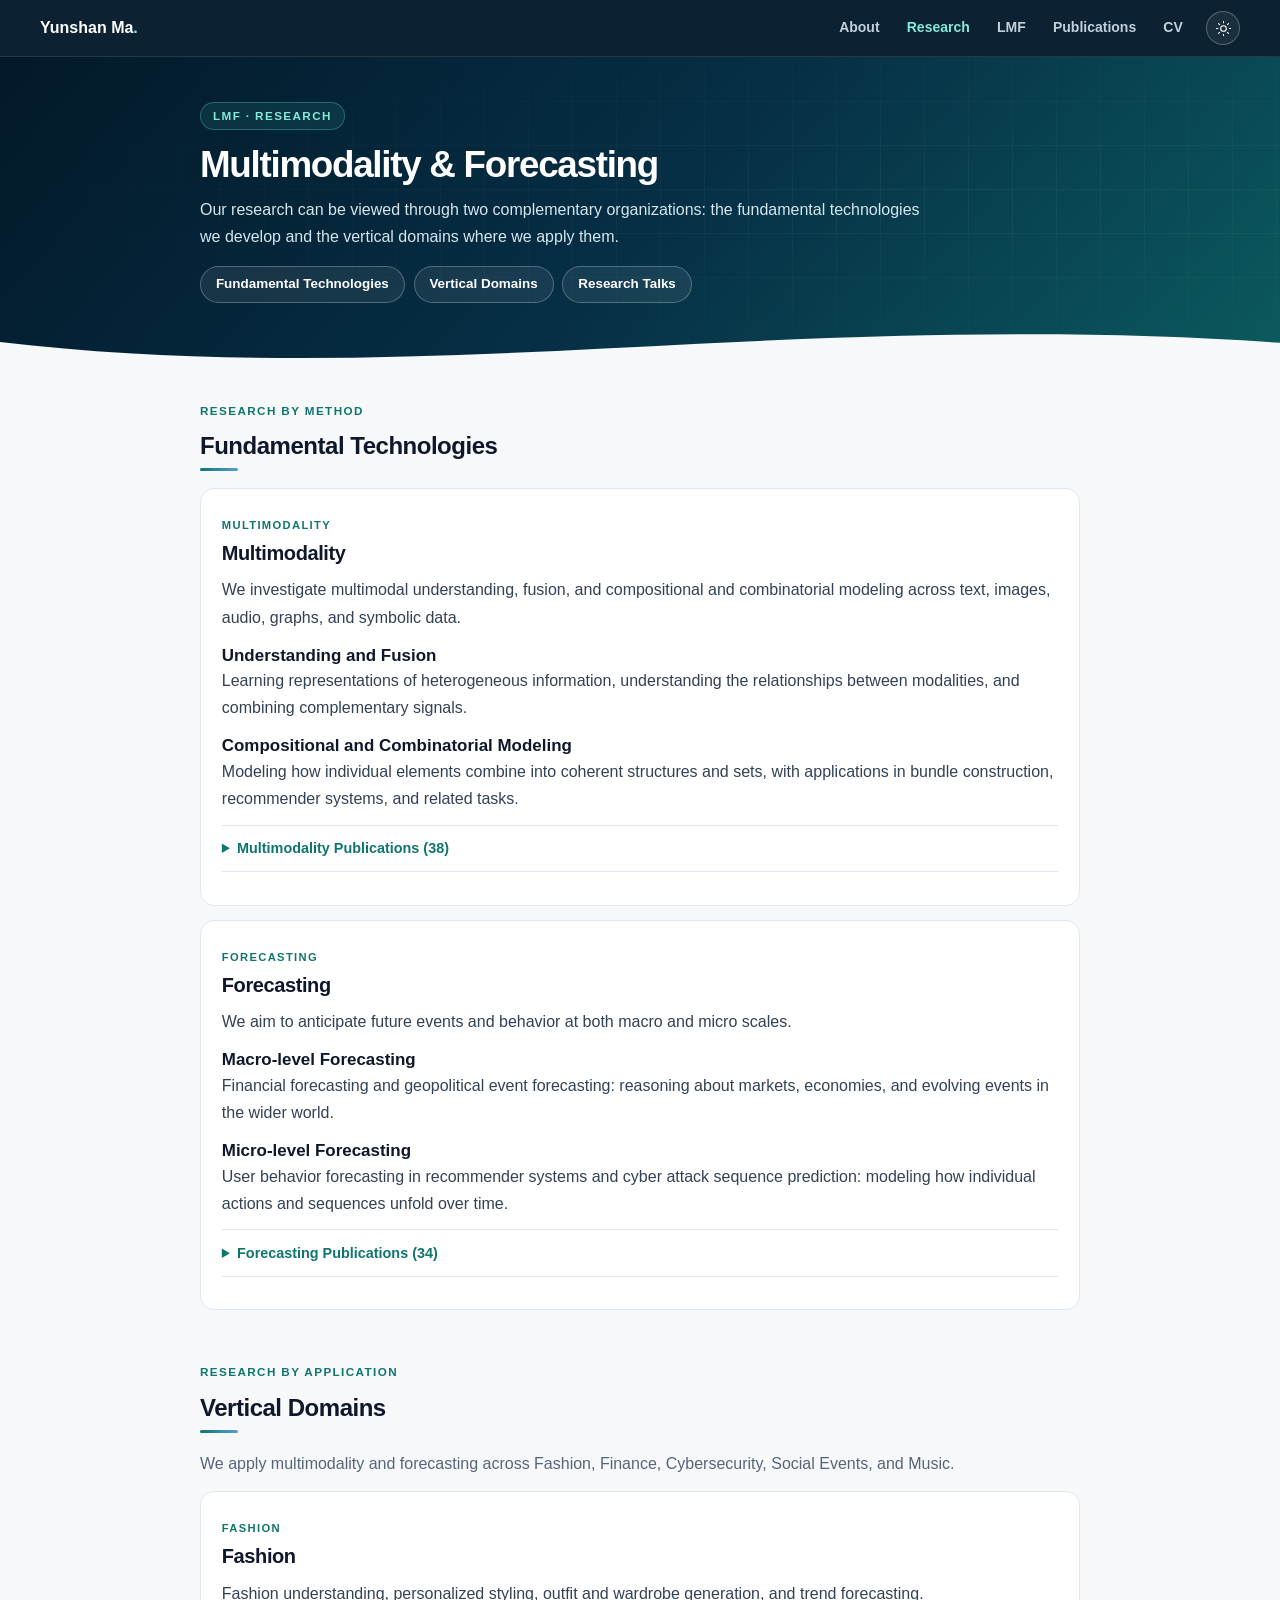
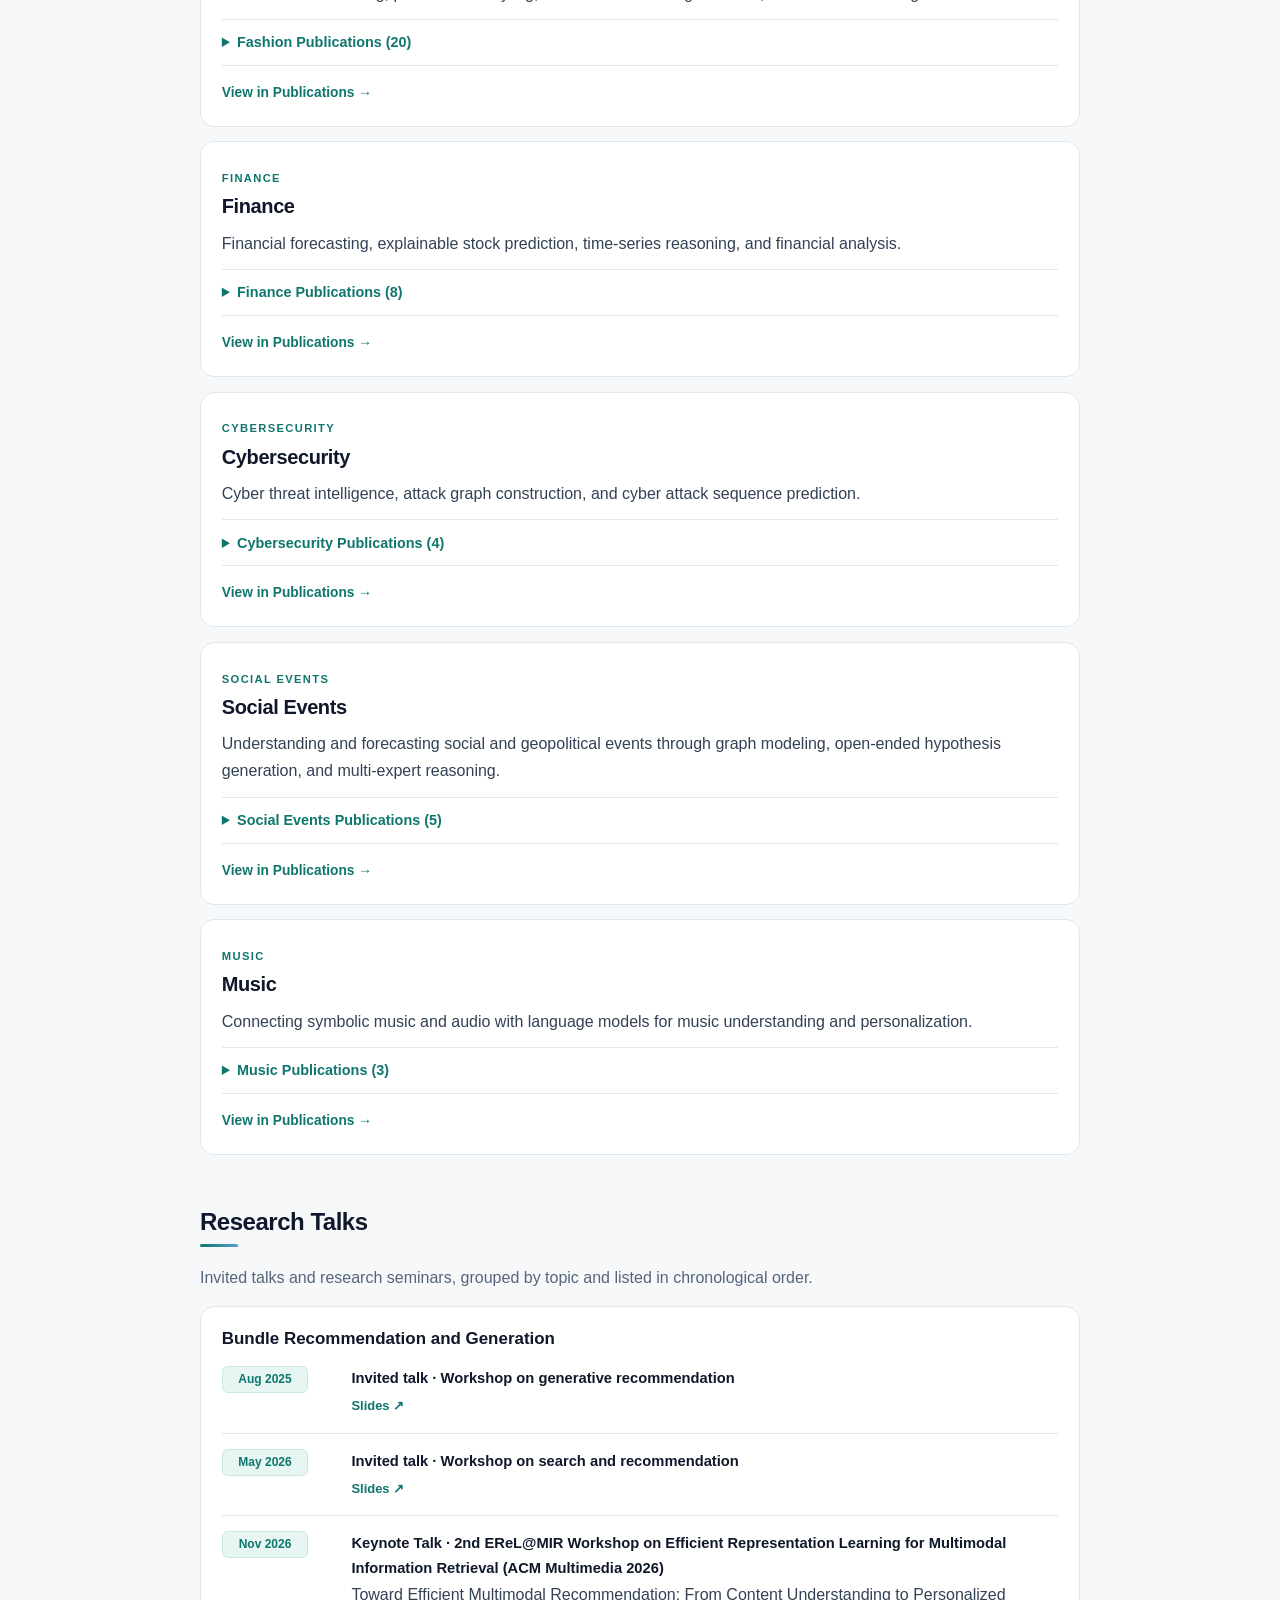
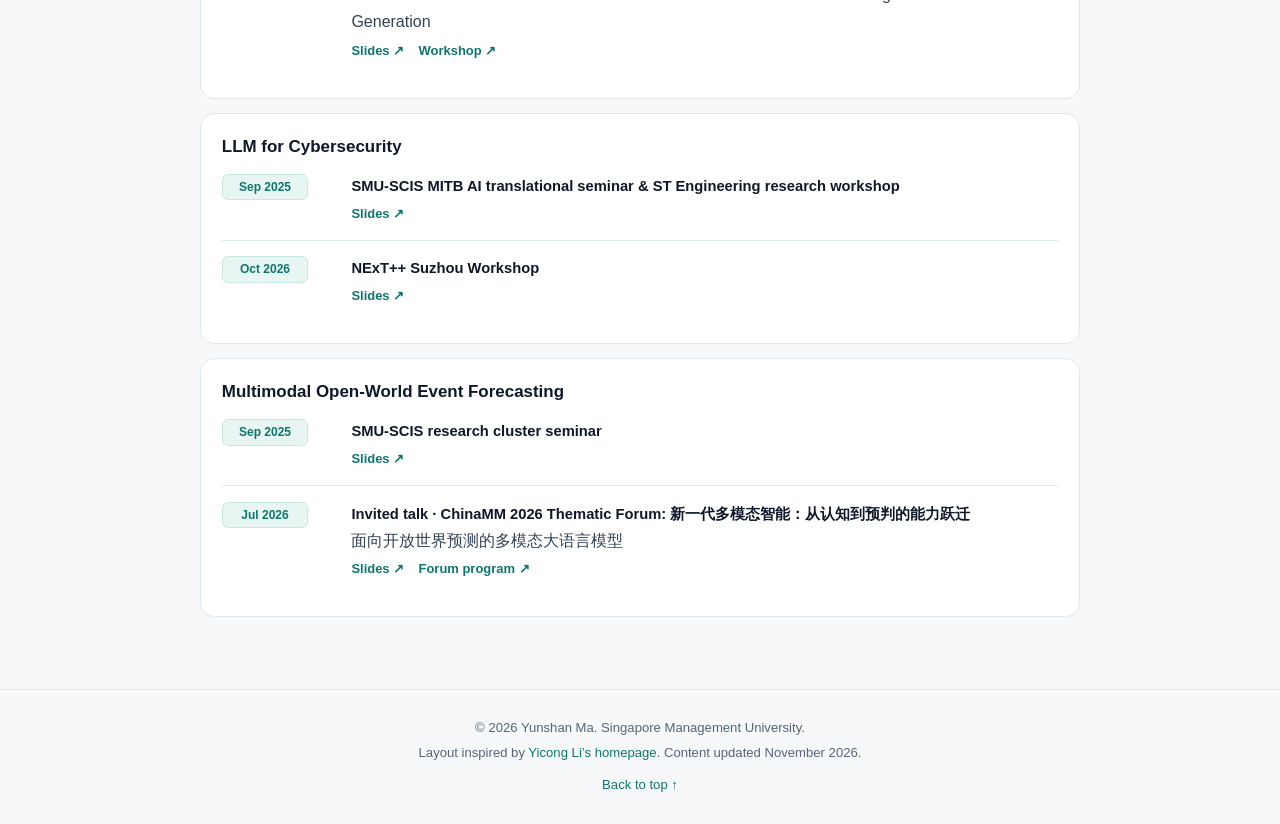
<file: research.html>
<!doctype html>
<html lang="en"><head><meta charset="utf-8"><meta name="viewport" content="width=device-width,initial-scale=1">
<title>Research | Yunshan Ma · SMU</title><meta name="description" content="Yunshan Ma at Singapore Management University. LMF: Lab for Multimodality and Forecasting. Research across fashion, finance, cybersecurity, social events, and music.">
<meta name="color-scheme" content="light dark"><meta property="og:type" content="website"><meta property="og:title" content="Research | Yunshan Ma"><meta property="og:description" content="Yunshan Ma at Singapore Management University. LMF: Lab for Multimodality and Forecasting. Research across fashion, finance, cybersecurity, social events, and music.">
<link rel="icon" href="assets/img/favicon.svg" type="image/svg+xml"><link rel="stylesheet" href="assets/site.css?v=0f34e29c91">
<script>try{const t=localStorage.getItem('theme');document.documentElement.dataset.theme=t||'light'}catch(e){}</script>
<script defer src="assets/site.js?v=27a3166992"></script></head>
<body id="top"><a class="skip" href="#main">Skip to content</a>
<header class="site-header"><div class="container header-inner"><a class="brand" href="index.html"><strong>Yunshan</strong> Ma<span aria-hidden="true">.</span></a>
<button class="menu-toggle" type="button" aria-label="Toggle navigation" aria-controls="navigation" aria-expanded="false">☰</button>
<nav class="nav" id="navigation" aria-label="Main navigation"><a href="index.html">About</a><a href="research.html" aria-current="page">Research</a><a href="group.html">LMF</a><a href="publications.html">Publications</a><a href="cv.html" target="_blank" rel="noopener">CV</a></nav>
<button class="theme-toggle" type="button" aria-label="Switch color theme" aria-pressed="false"><svg viewBox="0 0 24 24" fill="none" stroke="currentColor" stroke-width="1.5" stroke-linecap="round" stroke-linejoin="round" aria-hidden="true"><circle cx="12" cy="12" r="4"/><path d="M12 2v2m0 16v2M2 12h2m16 0h2M5 5l1.5 1.5m11 11L19 19M5 19l1.5-1.5m11-11L19 5"/></svg></button></div></header>
<main id="main"><div class="hero hero-compact"><div class="hero-inner container"><div class="page-intro"><p class="eyebrow">LMF · Research</p><h1>Multimodality &amp; Forecasting</h1><p>Our research can be viewed through two complementary organizations: the fundamental technologies we develop and the vertical domains where we apply them.</p><div class="domain-nav"><a href="#fundamental-technologies" class="">Fundamental Technologies</a><a href="#domains" class="">Vertical Domains</a><a href="#research-talks" class="">Research Talks</a></div></div></div><div class="hero-wave" aria-hidden="true"><svg viewBox="0 0 1440 36" preserveAspectRatio="none"><path d="M0 13C270 44 540 27 786 15S1240 0 1440 14V36H0Z"/></svg></div></div><div class="container content"><section class="section" id="fundamental-technologies"><p class="eyebrow">Research by Method</p><h2>Fundamental Technologies</h2></section>
<section class="topic" id="multimodality"><span class="topic-label">MULTIMODALITY</span><div><h2>Multimodality</h2><p>We investigate multimodal understanding, fusion, and compositional and combinatorial modeling across text, images, audio, graphs, and symbolic data.</p><h3>Understanding and Fusion</h3><p>Learning representations of heterogeneous information, understanding the relationships between modalities, and combining complementary signals.</p><h3>Compositional and Combinatorial Modeling</h3><p>Modeling how individual elements combine into coherent structures and sets, with applications in bundle construction, recommender systems, and related tasks.</p><details class="topic-publications"><summary>Multimodality Publications (38)</summary><div class="topic-publication-list"><article class="pub" data-year="2027"><div class="venue">MMM 2027</div><div><h3>BundleLM: Bundle Construction Using Language Model.</h3><p class="authors">Shuo Xu, Teng Tu, Ai Li, Haokai Ma, <strong class="self-author">Yunshan Ma</strong>, Lei Meng, Xiangxu Meng.</p></div></article><article class="pub" data-year="2026"><div class="venue">TOIS · 2026</div><div><h3>CFALR: Collaborative Filtering-Augmented Large Language Model for Personalized Fashion Outfit Recommendation.</h3><p class="authors">Yujuan Ding, Junrong Liao, <strong class="self-author">Yunshan Ma</strong>, Yi Bin, Wenqi Fan, Tat-Seng Chua, Qing Li.</p><div class="resources"><a href="https://arxiv.org/pdf/2606.13001" class="">PDF</a></div></div></article><article class="pub" data-year="2026"><div class="venue">SIGIR · 2026</div><div><h3>Dual-Diffusional Generative Fashion Recommendation.</h3><p class="authors">Mingzhe Yu, Lei Wu, Qianru Sun, <strong class="self-author">Yunshan Ma</strong>.</p><div class="resources"><a href="https://arxiv.org/pdf/2605.17357" class="">PDF</a></div></div></article><article class="pub" data-year="2026"><div class="venue">SIGIR-AP · 2026</div><div><h3>FashionStylist: An Expert Knowledge-enhanced Multimodal Dataset for Fashion Understanding.</h3><p class="authors">Kaidong Feng, Zhuoxuan Huang, Huizhong Guo, Yuting Jin, Xinyu Chen, Yue Liang, Yifei Gai, Li Zhou, <strong class="self-author">Yunshan Ma</strong>, Zhu Sun.</p><div class="resources"><a href="https://arxiv.org/pdf/2604.09249" class="">PDF</a><a href="https://github.com/recsys-benchmark/FashionStylist" class="">dataset and code</a></div></div></article><article class="pub" data-year="2026"><div class="venue">KBS · 2026</div><div><h3>MM-AttacKG: A Multimodal Approach to Attack Graph Construction with Large Language Models.</h3><p class="authors">Yongheng Zhang, Xinyun Zhao, <strong class="self-author">Yunshan Ma</strong>, Haokai Ma, Yingxiao Guan, Guozheng Yang, Yuliang Lu, Xiang Wang.</p><div class="resources"><a href="https://arxiv.org/pdf/2506.16968" class="">PDF</a></div></div></article><article class="pub" data-year="2026"><div class="venue">TOIS · 2026</div><div><h3>Distilling Transitional Patterns to Multimodal Large Language Models for Session-based Recommendation.</h3><p class="authors">Jiajie Su, Qiyong Zhong, <strong class="self-author">Yunshan Ma</strong>, Weiming Liu, Chaochao Chen, Xiaolin Zheng, Jianwei Yin, Tat-Seng Chua.</p><div class="resources"><a href="https://dl.acm.org/doi/pdf/10.1145/3856985" class="">PDF</a></div></div></article><article class="pub" data-year="2026"><div class="venue">TOIS · 2026</div><div><h3>Promoting Long-tail Items through Debiased Product Bundling.</h3><p class="authors">Shuo Xu, Haokai Ma, <strong class="self-author">Yunshan Ma</strong>, Xiaohao Liu, Lei Meng, Xiangxu Meng, Tat-Seng Chua.</p><div class="resources"><a href="https://arxiv.org/pdf/2411.19107" class="">PDF</a></div></div></article><article class="pub" data-year="2026"><div class="venue">Neurocomputing · 2026</div><div><h3>Addressing graph heterogeneity and heterophily from a spectral perspective.</h3><p class="authors">Kangkang Lu, Yanhua Yu, Zhiyong Huang, <strong class="self-author">Yunshan Ma</strong>, Xiao Wang, Meiyu Liang, Yuling Wang, Yimeng Ren, Tat-Seng Chua.</p><div class="resources"><a href="https://arxiv.org/pdf/2410.13373" class="">PDF</a><a href="https://github.com/Lukangkang123/H2SGNN/" class="">code</a></div></div></article><article class="pub" data-year="2026"><div class="venue">TOIS · 2026</div><div><h3>MetaRAG: Identifying Website Owner using Meta-Path-Guided Dynamic Graph Retrieval-Augmented Generation.</h3><p class="authors">Cheng Tu, <strong class="self-author">Yunshan Ma</strong>, Bingyang Guo, Qianyu Li, Yang Li, Min Zhang, Fan Shi, Xiang Wang.</p><div class="resources"><a href="https://dl.acm.org/doi/pdf/10.1145/3800961" class="">PDF</a></div></div></article><article class="pub" data-year="2026"><div class="venue">ICLR · 2026</div><div><h3>Discrete Diffusion for Bundle Construction.</h3><p class="authors">Teng Tu, Ai Li, <strong class="self-author">Yunshan Ma</strong>, Shuo Xu, Xiaohao Liu, Haokai Ma, Liang Pang, Tat-Seng Chua.</p><div class="resources"><a href="https://openreview.net/pdf?id=dKyhgfe50H" class="">PDF</a><a href="https://anonymous.4open.science/r/DDBC-44EE" class="">code</a></div></div></article><article class="pub" data-year="2026"><div class="venue">MMM · 2026</div><div><h3>Integrating Symbolic and Waveform Music into Large Language Models.</h3><p class="paper-award">Best Paper Award · MMM 2026</p><p class="authors">Teng Tu, Xiaohao Liu, <strong class="self-author">Yunshan Ma</strong>, Ji Qi, Tat-Seng Chua.</p><div class="resources"><a href="https://link.springer.com/chapter/10.1007/978-981-95-6957-1_7" class="">PDF</a><a href="https://anonymous-2024101.github.io/" class="">website</a></div></div></article><article class="pub" data-year="2025"><div class="venue">SIGIR · 2025</div><div><h3>FashionDPO: Fine-tune Fashion Outfit Generation Model using Direct Preference Optimization.</h3><p class="authors">Mingzhe Yu, <strong class="self-author">Yunshan Ma</strong>, Lei Wu, Changshuo Wang, Xue Li, Lei Meng.</p><div class="resources"><a href="https://arxiv.org/pdf/2504.12900" class="">PDF</a><a href="https://github.com/Yzcreator/FashionDPO" class="">code</a></div></div></article><article class="pub" data-year="2025"><div class="venue">ICLR · 2025</div><div><h3>AlphaEdit: Null-Space Constrained Knowledge Editing for Language Models.</h3><p class="paper-award">Outstanding Paper Award · ICLR 2025</p><p class="authors">Junfeng Fang, Houcheng Jiang, Kun Wang, <strong class="self-author">Yunshan Ma</strong>, Jie Shi, Xiang Wang, Xiangnan He, Tat-Seng Chua.</p><div class="resources"><a href="https://proceedings.iclr.cc/paper_files/paper/2025/file/29c8c615b3187ee995029284702d3f43-Paper-Conference.pdf" class="">PDF</a><a href="https://github.com/jianghoucheng/AlphaEdit" class="">Code</a></div></div></article><article class="pub" data-year="2025"><div class="venue">KDD · 2025</div><div><h3>Fine-tuning Multimodal Large Language Models for Product Bundling.</h3><p class="authors">Xiaohao Liu, Jie Wu, Zhulin Tao, <strong class="self-author">Yunshan Ma</strong>, Yinwei Wei, Tat-seng Chua.</p><div class="resources"><a href="https://arxiv.org/pdf/2407.11712" class="">PDF</a></div></div></article><article class="pub" data-year="2025"><div class="venue">Computers &amp; Security · 2025</div><div><h3>AttacKG+: Boosting Attack Graph Construction with Large Language Models.</h3><p class="authors">Yongheng Zhang, Tingwen Du, <strong class="self-author">Yunshan Ma</strong>, Xiang Wang, Yi Xie, Guozheng Yang, Yuliang Lu, Ee-Chien Chang.</p><div class="resources"><a href="https://arxiv.org/pdf/2405.04753" class="">PDF</a><a href="https://doi.org/10.1016/j.cose.2024.104220" class="">Publisher</a></div></div></article><article class="pub" data-year="2025"><div class="venue">MMAsia · Demo · 2025</div><div><h3>VibeMus: Proactive Agentic System for Music Personalization.</h3><p class="paper-award">Best Demo Award · MMAsia 2025</p><p class="authors">Zhiliang Guo, Teng Tu, <strong class="self-author">Yunshan Ma</strong>, Xun Yang.</p><div class="resources"><a href="https://dl.acm.org/doi/epdf/10.1145/3743093.3771663" class="">PDF</a><a href="https://github.com/tuteng0915/VibeMus" class="">code</a></div></div></article><article class="pub" data-year="2025"><div class="venue">ACM MM · Demo · 2025</div><div><h3>GenWardrobe: A Fully Generative System for Travel Fashion Wardrobe Construction.</h3><p class="authors">Peng Jin, Yilin Wen, Mingzhe Yu, <strong class="self-author">Yunshan Ma</strong>, Rong Zheng, Jin-tu Fan, Chong Wah Ngo.</p><div class="resources"><a href="image/MM_2025_GenWardrobe.pdf" class="">PDF</a><a href="https://github.com/ShanFengShanFeng/GenWardrobe" class="">code</a></div></div></article><article class="pub" data-year="2024"><div class="venue">WWW&#x27;24 Demo</div><div><h3>FashionReGen: LLM-Empowered Fashion Report Generation.</h3><p class="authors">Yujuan Ding, <strong class="self-author">Yunshan Ma</strong>, Wenqi Fan, Yige Yao, Tat-Seng Chua, Qing Li.</p><div class="resources"><a href="https://arxiv.org/pdf/2403.06660" class="">PDF</a><a href="https://doi.org/10.1145/3589335.3651232" class="">Publisher</a></div></div></article><article class="pub" data-year="2024"><div class="venue">SIGIR&#x27;24</div><div><h3>DiFashion: Towards Personalized Outfit Generation.</h3><p class="authors">Yiyan Xu, Wenjie Wang, Fuli Feng, <strong class="self-author">Yunshan Ma</strong>, Jizhi Zhang, Xiangnan He.</p><div class="resources"><a href="https://arxiv.org/pdf/2402.17279" class="">PDF</a><a href="https://doi.org/10.1145/3626772.3657719" class="">Publisher</a></div></div></article><article class="pub" data-year="2024"><div class="venue">TOIS&#x27;24</div><div><h3>MultiCBR: Multi-view Contrastive Learning for Bundle Recommendation.</h3><p class="authors"><strong class="self-author">Yunshan Ma</strong>*, Yingzhi He*, Xiang Wang, Yinwei Wei, Xiaoyu Du, Yuyangzi Fu, Tat-Seng Chua.</p><div class="resources"><a href="https://arxiv.org/pdf/2311.16751" class="">PDF</a></div></div></article><article class="pub" data-year="2024"><div class="venue">WSDM&#x27;24</div><div><h3>Leveraging Multimodal Features and Item-level User Feedback for Bundle Construction.</h3><p class="authors"><strong class="self-author">Yunshan Ma</strong>, Xiaohao Liu, Yinwei Wei, Zhulin Tao, Xiang Wang, Tat-Seng Chua.</p><div class="resources"><a href="https://arxiv.org/pdf/2310.18770" class="">PDF</a></div></div></article><article class="pub" data-year="2023"><div class="venue">TORS&#x27;23</div><div><h3>Enhancing Item-level Bundle Representation for Bundle Recommendation.</h3><p class="authors">Xiaoyu Du, Kun Qian, <strong class="self-author">Yunshan Ma</strong>*, Xinguang Xiang.</p><div class="resources"><a href="https://arxiv.org/pdf/2311.16892" class="">PDF</a></div></div></article><article class="pub" data-year="2023"><div class="venue">KDD‘23</div><div><h3>Context-aware Event Forecasting via Graph Disentanglement.</h3><p class="authors"><strong class="self-author">Yunshan Ma</strong>*, Chenchen Ye*, Zijian Wu, Xiang Wang, Yixin Cao, Tat-Seng Chua.</p><div class="resources"><a href="https://dl.acm.org/doi/pdf/10.1145/3580305.3599285" class="">PDF</a><a href="https://github.com/yecchen/SeCoGD" class="">Code &amp; dataset</a></div></div></article><article class="pub" data-year="2023"><div class="venue">KDD‘23</div><div><h3>FLOOD: A Flexible Invariant Learning Framework for Out-of-Distribution Generalization on Graphs.</h3><p class="authors">Yang Liu, Xiang Ao, Fuli Feng, <strong class="self-author">Yunshan Ma</strong>, Kuan Li, Tat-Seng Chua, Qing He.</p></div></article><article class="pub" data-year="2023"><div class="venue">IPM&#x27;23</div><div><h3>Personalized Fashion Outfit Generation with User Coordination Preference Learning.</h3><p class="authors">Yujuan Ding, P.Y. Mok, <strong class="self-author">Yunshan Ma</strong>, Yi Bin.</p></div></article><article class="pub" data-year="2023"><div class="venue">SIGIR&#x27;23</div><div><h3>Strategy-aware Bundle Recommender System.</h3><p class="authors">Yinwei Wei, Xiaohao Liu, <strong class="self-author">Yunshan Ma</strong>, Xiang Wang, Liqiang Nie, Tat-Seng Chua.</p></div></article><article class="pub" data-year="2022"><div class="venue">KDD&#x27;22</div><div><h3>CrossCBR: Cross-view Contrastive Learning for Bundle Recommendation.</h3><p class="authors"><strong class="self-author">Yunshan Ma</strong>, Yingzhi He, An Zhang, Xiang Wang, Tat-Seng Chua.</p><div class="resources"><a href="https://doi.org/10.1145/3534678.3539229" class="">Paper</a><a href="https://github.com/mysbupt/CrossCBR" class="">Code</a><a href="https://arxiv.org/pdf/2206.00242" class="">PDF</a></div></div></article><article class="pub" data-year="2021"><div class="venue">ICMR · 2021</div><div><h3>Reproducibility Companion Paper: Knowledge Enhanced Neural Fashion Trend Forecasting.</h3><p class="authors"><strong class="self-author">Yunshan Ma</strong>, Yujuan Ding, Xun Yang, Lizi Liao, Wai Keung Wong, Tat-Seng Chua, Jinyoung Moon, Hong-Han Shuai.</p><div class="resources"><a href="https://arxiv.org/pdf/2105.11826" class="">PDF</a><a href="https://doi.org/10.1145/3460426.3463598" class="">Publisher</a></div></div></article><article class="pub" data-year="2021"><div class="venue">ICMR&#x27;21</div><div><h3>Leveraging Two Types of Global Graph for Sequential Fashion Recommendation.</h3><p class="paper-award">Best Student Paper Award · ICMR 2021</p><p class="authors">Yujuan Ding, <strong class="self-author">Yunshan Ma</strong>, Wai Keung Wong, Tat-Seng Chua.</p><div class="resources"><a href="https://arxiv.org/pdf/2105.07585" class="">PDF</a><a href="https://doi.org/10.1145/3460426.3463638" class="">Publisher</a></div></div></article><article class="pub" data-year="2021"><div class="venue">TMM&#x27;21</div><div><h3>Leveraging Multiple Relations for Fashion Trend Forecasting Based on Social Media.</h3><p class="authors">Yujuan Ding*, <strong class="self-author">Yunshan Ma</strong>*, Lizi Liao, Wai Keung Wong, Tat-Seng Chua.</p><div class="resources"><a href="https://arxiv.org/pdf/2105.03299" class="">PDF</a></div></div></article><article class="pub" data-year="2021"><div class="venue">TMM&#x27;21</div><div><h3>Modeling Instant User Intent and Content-level Transition for Sequential Fashion Recommendation.</h3><p class="authors">Yujuan Ding, <strong class="self-author">Yunshan Ma</strong>, Wai Keung Wong, Tat-Seng Chua.</p></div></article><article class="pub" data-year="2020"><div class="venue">ICMR · 2020</div><div><h3>Knowledge Enhanced Neural Fashion Trend Forecasting.</h3><p class="authors"><strong class="self-author">Yunshan Ma</strong>, Yujuan Ding, Xun Yang, Lizi Liao, Wai Keung Wong, Tat-Seng Chua.</p><div class="resources"><a href="https://arxiv.org/pdf/2005.03297" class="">PDF</a></div></div></article><article class="pub" data-year="2019"><div class="venue">ACMMM&#x27;19</div><div><h3>Who, Where, and What to Wear? Extracting Fashion Knowledge from Social Media.</h3><p class="authors"><strong class="self-author">Yunshan Ma</strong>, Xun Yang, Lizi Liao, Yixin Cao, Tat-Seng Chua.</p><div class="resources"><a href="https://arxiv.org/pdf/1908.08985" class="">PDF</a><a href="https://doi.org/10.1145/3343031.3350889" class="">Publisher</a></div></div></article><article class="pub" data-year="2019"><div class="venue">ACMMM&#x27;19 Demo</div><div><h3>Automatic Fashion Knowledge Extraction from Social Media.</h3><p class="authors"><strong class="self-author">Yunshan Ma</strong>, Lizi Liao, Tat-Seng Chua.</p><div class="resources"><a href="https://arxiv.org/pdf/1908.04045" class="">PDF</a><a href="https://doi.org/10.1145/3343031.3350607" class="">Publisher</a></div></div></article><article class="pub" data-year="2019"><div class="venue">AAAI&#x27;19</div><div><h3>TransNFCM: Translation-based Neural Fashion Compatibility Modeling.</h3><p class="authors">Xun Yang, <strong class="self-author">Yunshan Ma</strong>, Lizi Liao, Meng Wang, Tat-Seng Chua.</p><div class="resources"><a href="https://arxiv.org/pdf/1812.10021" class="">PDF</a></div></div></article><article class="pub" data-year="2019"><div class="venue">SIGIR&#x27;19</div><div><h3>Interpretable Fashion Matching with Rich Attributes.</h3><p class="authors">Xun Yang, Xiangnan He, Xiang Wang, <strong class="self-author">Yunshan Ma</strong>, Fuli Feng, Meng Wang, Tat-Seng Chua.</p></div></article><article class="pub" data-year="2018"><div class="venue">ACMMM&#x27;18</div><div><h3>Knowledge-aware Multimodal Dialogue Systems.</h3><p class="authors">Lizi Liao, <strong class="self-author">Yunshan Ma</strong>, Xiangnan He, Richang Hong, Tat-Seng Chua.</p></div></article><article class="pub" data-year="2018"><div class="venue">ACMMM&#x27;18 Demo</div><div><h3>Knowledge-aware Multimodal Fashion Chatbot.</h3><p class="authors">Lizi Liao, You Zhou, <strong class="self-author">Yunshan Ma</strong>, Richang Hong, Tat-Seng Chua. (Best Paper Finallist)</p></div></article></div></details></div></section>
<section class="topic" id="forecasting"><span class="topic-label">FORECASTING</span><div><h2>Forecasting</h2><p>We aim to anticipate future events and behavior at both macro and micro scales.</p><h3>Macro-level Forecasting</h3><p>Financial forecasting and geopolitical event forecasting: reasoning about markets, economies, and evolving events in the wider world.</p><h3>Micro-level Forecasting</h3><p>User behavior forecasting in recommender systems and cyber attack sequence prediction: modeling how individual actions and sequences unfold over time.</p><details class="topic-publications"><summary>Forecasting Publications (34)</summary><div class="topic-publication-list"><article class="pub" data-year="2026"><div class="venue">EMNLP · 2026</div><div><h3>AnalysisBank: An Expert Analysis Pattern Library for Financial Report Generation.</h3><p class="authors">Yajing Yang, <strong class="self-author">Yunshan Ma</strong>, Kelvin J. L. Koa, Min-Yen Kan.</p><div class="resources"><a href="https://arxiv.org/pdf/2609.00818" class="">PDF</a><a href="https://github.com/yajingyang/AnalysisBank" class="">code</a></div></div></article><article class="pub" data-year="2026"><div class="venue">SIGIR AgentSearch Workshop · 2026</div><div><h3>ForecastAgentSearch: Towards a Multi-Expert Agent Search System for Geopolitical Event Forecasting.</h3><p class="authors">Miaomiao Cai, He Chang, <strong class="self-author">Yunshan Ma</strong>, See-kiong Ng.</p><div class="resources"><a href="https://arxiv.org/pdf/2606.31665" class="">PDF</a></div></div></article><article class="pub" data-year="2026"><div class="venue">TOIS · 2026</div><div><h3>CFALR: Collaborative Filtering-Augmented Large Language Model for Personalized Fashion Outfit Recommendation.</h3><p class="authors">Yujuan Ding, Junrong Liao, <strong class="self-author">Yunshan Ma</strong>, Yi Bin, Wenqi Fan, Tat-Seng Chua, Qing Li.</p><div class="resources"><a href="https://arxiv.org/pdf/2606.13001" class="">PDF</a></div></div></article><article class="pub" data-year="2026"><div class="venue">KDD · 2026</div><div><h3>Dynamic Spectral Denoising with Global-Context Attention for Multi-Behavior Recommendation.</h3><p class="authors">Miaomiao Cai, <strong class="self-author">Yunshan Ma</strong>, Fangqi Zhu, Junfeng Fang, Zhijie Zhang, Zhiyong Cheng, Xiang Wang, See-Kiong Ng.</p><div class="resources"><a href="https://arxiv.org/pdf/2606.02417" class="">PDF</a><a href="https://github.com/miaomiao-cai2/SpectraMB-KDD2026" class="">code</a><a href="https://doi.org/10.1145/3770855.3818191" class="">Publisher</a></div></div></article><article class="pub" data-year="2026"><div class="venue">SIGIR · 2026</div><div><h3>Dual-Diffusional Generative Fashion Recommendation.</h3><p class="authors">Mingzhe Yu, Lei Wu, Qianru Sun, <strong class="self-author">Yunshan Ma</strong>.</p><div class="resources"><a href="https://arxiv.org/pdf/2605.17357" class="">PDF</a></div></div></article><article class="pub" data-year="2026"><div class="venue">ACL · Findings · 2026</div><div><h3>Scattered Hypothesis Generation for Open-Ended Event Forecasting.</h3><p class="authors">He Chang, Zhulin Tao, Lifang Yang, Xianglin Huang, <strong class="self-author">Yunshan Ma</strong>.</p><div class="resources"><a href="https://arxiv.org/pdf/2604.15788" class="">PDF</a><a href="https://github.com/Sambac1/SCATTER" class="">code</a></div></div></article><article class="pub" data-year="2026"><div class="venue">WWW · Short · 2026</div><div><h3>ThinkTank-ME: A Multi-Expert Framework for Middle East Event Forecasting.</h3><p class="authors">Haoxuan Li, He Chang, <strong class="self-author">Yunshan Ma</strong>, Yi Bin, Yang Yang, See-Kiong Ng, Tat-Seng Chua.</p><div class="resources"><a href="https://arxiv.org/pdf/2601.17065" class="">PDF</a><a href="https://github.com/LuminosityX/ThinkTank-ME" class="">code</a></div></div></article><article class="pub" data-year="2026"><div class="venue">ICMR · 2026</div><div><h3>Frozen LVLMs for Micro-Video Recommendation: A Systematic Study of Feature Extraction and Fusion.</h3><p class="paper-award">Best Paper Award · ICMR 2026</p><p class="authors">Huatuan Sun, <strong class="self-author">Yunshan Ma</strong>, Changguang Wu, Yanxin Zhang, Pengfei Wang, Xiaoyu Du.</p><div class="resources"><a href="https://dl.acm.org/doi/pdf/10.1145/3805622.3810736" class="">PDF</a><a href="https://github.com/Tuannnxlf/Frozen-LVLMs-for-Micro-Video-Recommendation-A-Systematic-Study-of-Feature-Extraction-and-Fusion" class="">code</a></div></div></article><article class="pub" data-year="2026"><div class="venue">AAAI · 2026</div><div><h3>Potent but Stealthy: Rethink Profile Pollution against Sequential Recommendation via Bi-level Constrained Reinforcement Paradigm.</h3><p class="authors">Jiajie Su, Zihan Nan, <strong class="self-author">Yunshan Ma</strong>, Xiaobo Xia, Xiaohua Feng, Weiming Liu, Xiang Chen, Xiaolin Zheng, Chaochao Chen.</p><div class="resources"><a href="https://arxiv.org/pdf/2511.09392" class="">PDF</a><a href="https://github.com/SSndot/CREAT" class="">code</a></div></div></article><article class="pub" data-year="2026"><div class="venue">ICLR · 2026</div><div><h3>Reasoning on Time-Series for Financial Technical Analysis.</h3><p class="authors">Kelvin J.L. Koa, Jan Chen, <strong class="self-author">Yunshan Ma</strong>, Huanhuan Zheng, Tat-Seng Chua.</p><div class="resources"><a href="https://openreview.net/pdf?id=PcjIe5xNaY" class="">PDF</a><a href="https://anonymous.4open.science/r/VTA-finance-293C/" class="">code</a></div></div></article><article class="pub" data-year="2026"><div class="venue">CIKM · 2026</div><div><h3>Personalized Context-Conditioned Tokenization for Generative Recommendation.</h3><p class="authors">Qiyong Zhong, Jiajie Su, <strong class="self-author">Yunshan Ma</strong>, Julian McAuley, Yupeng Hou.</p><div class="resources"><a href="https://arxiv.org/pdf/2510.21276" class="">PDF</a><a href="https://github.com/YoungZ365/Pctx" class="">code</a></div></div></article><article class="pub" data-year="2026"><div class="venue">TOIS · 2026</div><div><h3>Distilling Transitional Patterns to Multimodal Large Language Models for Session-based Recommendation.</h3><p class="authors">Jiajie Su, Qiyong Zhong, <strong class="self-author">Yunshan Ma</strong>, Weiming Liu, Chaochao Chen, Xiaolin Zheng, Jianwei Yin, Tat-Seng Chua.</p><div class="resources"><a href="https://dl.acm.org/doi/pdf/10.1145/3856985" class="">PDF</a></div></div></article><article class="pub" data-year="2026"><div class="venue">TKDE · 2026</div><div><h3>Large Language Model Empowered Recommendation Meets All-domain Continual Pre-Training.</h3><p class="authors">Haokai Ma, <strong class="self-author">Yunshan Ma</strong>, Ruobing Xie, Lei Meng, Jialie Shen, Xingwu Sun, Zhanhui Kang, Tat-Seng Chua.</p><div class="resources"><a href="https://arxiv.org/pdf/2504.08949" class="">PDF</a></div></div></article><article class="pub" data-year="2026"><div class="venue">ACM MM · Demo · 2026</div><div><h3>FinAlogy: A Visual Analogy Retrieval System for Financial K-Line Analysis.</h3><p class="authors">Xiaoyan Yu, Ziya Zhao, Yifan Wei, Dianbo Sui, <strong class="self-author">Yunshan Ma</strong>, Tat-Seng Chua.</p><div class="resources"><a href="https://github.com/nice-zzy/FinAlogy" class="">code</a><a href="https://www.youtube.com/watch?v=SIreBcl__WU" class="">video</a></div></div></article><article class="pub" data-year="2026"><div class="venue">AAAI · Demo · 2026</div><div><h3>PortfolioPilot: An Agentic Platform for Financial Portfolio Management Algorithm Development and Evaluation.</h3><p class="authors">Jared Chan Xu Yang, Haokai Ma, <strong class="self-author">Yunshan Ma</strong>.</p><div class="resources"><a href="https://github.com/JarudeC/portfoliopilot/blob/main/AAAI_paper/PortfolioPilot%20Demo%20Paper.pdf" class="">PDF</a><a href="https://github.com/JarudeC/portfoliopilot" class="">code</a><a href="https://doi.org/10.1609/aaai.v40i48.42396" class="">Publisher</a></div></div></article><article class="pub" data-year="2025"><div class="venue">ICAIF · Workshop · 2025</div><div><h3>Reasoning on Time-Series for Financial Analysis.</h3><p class="paper-award">Best Paper Award · ICAIF 2025 Workshop on Rethinking Financial Time-Series</p><p class="authors">Kelvin J.L. Koa, Jan Chen, <strong class="self-author">Yunshan Ma</strong>, Huanhuan Zheng, Tat-Seng Chua.</p><div class="resources"><a href="https://arxiv.org/pdf/2511.08616" class="">PDF</a><a href="https://anonymous.4open.science/r/VTA-finance-293C/" class="">code</a></div></div></article><article class="pub" data-year="2025"><div class="venue">KDD · 2025</div><div><h3>LLM2Rec: Large Language Models Are Powerful Embedding Models for Sequential Recommendation.</h3><p class="authors">Yingzhi He, Xiaohao Liu, An Zhang, <strong class="self-author">Yunshan Ma</strong>, Tat-Seng Chua.</p><div class="resources"><a href="https://arxiv.org/pdf/2506.21579" class="">PDF</a><a href="https://github.com/HappyPointer/LLM2Rec" class="">code</a></div></div></article><article class="pub" data-year="2025"><div class="venue">ICAIF · Workshop · 2025</div><div><h3>Temporal Relational Reasoning of Large Language Models for Detecting Stock Portfolio Crashes.</h3><p class="authors">Kelvin J. L. Koa, <strong class="self-author">Yunshan Ma</strong>, Yi Xu, Ritchie Ng, Huanhuan Zheng, Tat-Seng Chua.</p><div class="resources"><a href="https://arxiv.org/pdf/2410.17266" class="">PDF</a></div></div></article><article class="pub" data-year="2024"><div class="venue">ACL · 2024</div><div><h3>Analyzing Temporal Complex Events with Large Language Models? A Benchmark towards Temporal, Long Context Understanding.</h3><p class="authors">Zhihan Zhang, Yixin Cao, Chenchen Ye, <strong class="self-author">Yunshan Ma</strong>, Lizi Liao, Tat-Seng Chua.</p><div class="resources"><a href="https://arxiv.org/pdf/2406.02472" class="">PDF</a></div></div></article><article class="pub" data-year="2024"><div class="venue">WWW&#x27;24</div><div><h3>Learning to Generate Explainable Stock Predictions using Self-Reflective Large Language Models.</h3><p class="authors">Kelvin J. L. Koa, <strong class="self-author">Yunshan Ma</strong>*, Ritchie Ng, Tat-Seng Chua.</p><div class="resources"><a href="https://arxiv.org/pdf/2402.03659" class="">PDF</a><a href="https://github.com/koa-fin/sep" class="">Code</a><a href="https://doi.org/10.1145/3589334.3645611" class="">Publisher</a></div></div></article><article class="pub" data-year="2024"><div class="venue">TOIS&#x27;24</div><div><h3>MultiCBR: Multi-view Contrastive Learning for Bundle Recommendation.</h3><p class="authors"><strong class="self-author">Yunshan Ma</strong>*, Yingzhi He*, Xiang Wang, Yinwei Wei, Xiaoyu Du, Yuyangzi Fu, Tat-Seng Chua.</p><div class="resources"><a href="https://arxiv.org/pdf/2311.16751" class="">PDF</a></div></div></article><article class="pub" data-year="2023"><div class="venue">TORS&#x27;23</div><div><h3>Enhancing Item-level Bundle Representation for Bundle Recommendation.</h3><p class="authors">Xiaoyu Du, Kun Qian, <strong class="self-author">Yunshan Ma</strong>*, Xinguang Xiang.</p><div class="resources"><a href="https://arxiv.org/pdf/2311.16892" class="">PDF</a></div></div></article><article class="pub" data-year="2023"><div class="venue">CIKM&#x27;23</div><div><h3>Diffusion Variational Autoencoder for Tackling Stochasticity in Multi-Step Regression Stock Price Prediction.</h3><p class="authors">Kelvin J. L. Koa, <strong class="self-author">Yunshan Ma</strong>*, Ritchie Ng, Tat-Seng Chua.</p><div class="resources"><a href="https://arxiv.org/pdf/2309.00073" class="">PDF</a><a href="https://doi.org/10.1145/3583780.3614844" class="">Publisher</a></div></div></article><article class="pub" data-year="2023"><div class="venue">KDD‘23</div><div><h3>Context-aware Event Forecasting via Graph Disentanglement.</h3><p class="authors"><strong class="self-author">Yunshan Ma</strong>*, Chenchen Ye*, Zijian Wu, Xiang Wang, Yixin Cao, Tat-Seng Chua.</p><div class="resources"><a href="https://dl.acm.org/doi/pdf/10.1145/3580305.3599285" class="">PDF</a><a href="https://github.com/yecchen/SeCoGD" class="">Code &amp; dataset</a></div></div></article><article class="pub" data-year="2023"><div class="venue">TOIS&#x27;23</div><div><h3>Causal Disentangled Recommendation Against User Preference Shifts.</h3><p class="authors">Wenjie Wang, Xinyu Lin, Liuhui Wang, Fuli Feng, <strong class="self-author">Yunshan Ma</strong>, Tat-Seng Chua.</p><div class="resources"><a href="https://arxiv.org/pdf/2303.16068" class="">PDF</a></div></div></article><article class="pub" data-year="2023"><div class="venue">TKDE&#x27;23</div><div><h3>Rule-guided Counterfactual Explainable Recommendation.</h3><p class="authors">Yinwei Wei, Xiaoyang Qu, Xiang Wang, <strong class="self-author">Yunshan Ma</strong>, Liqiang Nie, Tat-Seng Chua.</p></div></article><article class="pub" data-year="2023"><div class="venue">SIGIR&#x27;23</div><div><h3>Strategy-aware Bundle Recommender System.</h3><p class="authors">Yinwei Wei, Xiaohao Liu, <strong class="self-author">Yunshan Ma</strong>, Xiang Wang, Liqiang Nie, Tat-Seng Chua.</p></div></article><article class="pub" data-year="2022"><div class="venue">KDD&#x27;22</div><div><h3>CrossCBR: Cross-view Contrastive Learning for Bundle Recommendation.</h3><p class="authors"><strong class="self-author">Yunshan Ma</strong>, Yingzhi He, An Zhang, Xiang Wang, Tat-Seng Chua.</p><div class="resources"><a href="https://doi.org/10.1145/3534678.3539229" class="">Paper</a><a href="https://github.com/mysbupt/CrossCBR" class="">Code</a><a href="https://arxiv.org/pdf/2206.00242" class="">PDF</a></div></div></article><article class="pub" data-year="2021"><div class="venue">ICMR · 2021</div><div><h3>Reproducibility Companion Paper: Knowledge Enhanced Neural Fashion Trend Forecasting.</h3><p class="authors"><strong class="self-author">Yunshan Ma</strong>, Yujuan Ding, Xun Yang, Lizi Liao, Wai Keung Wong, Tat-Seng Chua, Jinyoung Moon, Hong-Han Shuai.</p><div class="resources"><a href="https://arxiv.org/pdf/2105.11826" class="">PDF</a><a href="https://doi.org/10.1145/3460426.3463598" class="">Publisher</a></div></div></article><article class="pub" data-year="2021"><div class="venue">ICMR&#x27;21</div><div><h3>Leveraging Two Types of Global Graph for Sequential Fashion Recommendation.</h3><p class="paper-award">Best Student Paper Award · ICMR 2021</p><p class="authors">Yujuan Ding, <strong class="self-author">Yunshan Ma</strong>, Wai Keung Wong, Tat-Seng Chua.</p><div class="resources"><a href="https://arxiv.org/pdf/2105.07585" class="">PDF</a><a href="https://doi.org/10.1145/3460426.3463638" class="">Publisher</a></div></div></article><article class="pub" data-year="2021"><div class="venue">TMM&#x27;21</div><div><h3>Leveraging Multiple Relations for Fashion Trend Forecasting Based on Social Media.</h3><p class="authors">Yujuan Ding*, <strong class="self-author">Yunshan Ma</strong>*, Lizi Liao, Wai Keung Wong, Tat-Seng Chua.</p><div class="resources"><a href="https://arxiv.org/pdf/2105.03299" class="">PDF</a></div></div></article><article class="pub" data-year="2021"><div class="venue">TMM&#x27;21</div><div><h3>Modeling Instant User Intent and Content-level Transition for Sequential Fashion Recommendation.</h3><p class="authors">Yujuan Ding, <strong class="self-author">Yunshan Ma</strong>, Wai Keung Wong, Tat-Seng Chua.</p></div></article><article class="pub" data-year="2020"><div class="venue">ICMR · 2020</div><div><h3>Knowledge Enhanced Neural Fashion Trend Forecasting.</h3><p class="authors"><strong class="self-author">Yunshan Ma</strong>, Yujuan Ding, Xun Yang, Lizi Liao, Wai Keung Wong, Tat-Seng Chua.</p><div class="resources"><a href="https://arxiv.org/pdf/2005.03297" class="">PDF</a></div></div></article><article class="pub" data-year="2020"><div class="venue">TKDE&#x27;20</div><div><h3>Topic-Guided Relational Conversational Recommender in Multi-Domain.</h3><p class="authors">Lizi Liao, Ryuichi Takanobu, <strong class="self-author">Yunshan Ma</strong>, Xun Yang, Minlie Huang, Tat-Seng Chua.</p></div></article></div></details></div></section><section class="section" id="domains"><p class="eyebrow">Research by Application</p><h2>Vertical Domains</h2><p class="tagline">We apply multimodality and forecasting across Fashion, Finance, Cybersecurity, Social Events, and Music.</p></section><section class="topic" id="fashion"><span class="topic-label">FASHION</span><div><h2>Fashion</h2><p>Fashion understanding, personalized styling, outfit and wardrobe generation, and trend forecasting.</p><details class="topic-publications"><summary>Fashion Publications (20)</summary><div class="topic-publication-list"><article class="pub" data-year="2026"><div class="venue">TOIS · 2026</div><div><h3>CFALR: Collaborative Filtering-Augmented Large Language Model for Personalized Fashion Outfit Recommendation.</h3><p class="authors">Yujuan Ding, Junrong Liao, <strong class="self-author">Yunshan Ma</strong>, Yi Bin, Wenqi Fan, Tat-Seng Chua, Qing Li.</p><div class="resources"><a href="https://arxiv.org/pdf/2606.13001" class="">PDF</a></div></div></article><article class="pub" data-year="2026"><div class="venue">SIGIR · 2026</div><div><h3>Dual-Diffusional Generative Fashion Recommendation.</h3><p class="authors">Mingzhe Yu, Lei Wu, Qianru Sun, <strong class="self-author">Yunshan Ma</strong>.</p><div class="resources"><a href="https://arxiv.org/pdf/2605.17357" class="">PDF</a></div></div></article><article class="pub" data-year="2026"><div class="venue">SIGIR-AP · 2026</div><div><h3>FashionStylist: An Expert Knowledge-enhanced Multimodal Dataset for Fashion Understanding.</h3><p class="authors">Kaidong Feng, Zhuoxuan Huang, Huizhong Guo, Yuting Jin, Xinyu Chen, Yue Liang, Yifei Gai, Li Zhou, <strong class="self-author">Yunshan Ma</strong>, Zhu Sun.</p><div class="resources"><a href="https://arxiv.org/pdf/2604.09249" class="">PDF</a><a href="https://github.com/recsys-benchmark/FashionStylist" class="">dataset and code</a></div></div></article><article class="pub" data-year="2026"><div class="venue">ICLR · 2026</div><div><h3>Discrete Diffusion for Bundle Construction.</h3><p class="authors">Teng Tu, Ai Li, <strong class="self-author">Yunshan Ma</strong>, Shuo Xu, Xiaohao Liu, Haokai Ma, Liang Pang, Tat-Seng Chua.</p><div class="resources"><a href="https://openreview.net/pdf?id=dKyhgfe50H" class="">PDF</a><a href="https://anonymous.4open.science/r/DDBC-44EE" class="">code</a></div></div></article><article class="pub" data-year="2025"><div class="venue">SIGIR · 2025</div><div><h3>FashionDPO: Fine-tune Fashion Outfit Generation Model using Direct Preference Optimization.</h3><p class="authors">Mingzhe Yu, <strong class="self-author">Yunshan Ma</strong>, Lei Wu, Changshuo Wang, Xue Li, Lei Meng.</p><div class="resources"><a href="https://arxiv.org/pdf/2504.12900" class="">PDF</a><a href="https://github.com/Yzcreator/FashionDPO" class="">code</a></div></div></article><article class="pub" data-year="2025"><div class="venue">ACM MM · Demo · 2025</div><div><h3>GenWardrobe: A Fully Generative System for Travel Fashion Wardrobe Construction.</h3><p class="authors">Peng Jin, Yilin Wen, Mingzhe Yu, <strong class="self-author">Yunshan Ma</strong>, Rong Zheng, Jin-tu Fan, Chong Wah Ngo.</p><div class="resources"><a href="image/MM_2025_GenWardrobe.pdf" class="">PDF</a><a href="https://github.com/ShanFengShanFeng/GenWardrobe" class="">code</a></div></div></article><article class="pub" data-year="2024"><div class="venue">WWW&#x27;24 Demo</div><div><h3>FashionReGen: LLM-Empowered Fashion Report Generation.</h3><p class="authors">Yujuan Ding, <strong class="self-author">Yunshan Ma</strong>, Wenqi Fan, Yige Yao, Tat-Seng Chua, Qing Li.</p><div class="resources"><a href="https://arxiv.org/pdf/2403.06660" class="">PDF</a><a href="https://doi.org/10.1145/3589335.3651232" class="">Publisher</a></div></div></article><article class="pub" data-year="2024"><div class="venue">SIGIR&#x27;24</div><div><h3>DiFashion: Towards Personalized Outfit Generation.</h3><p class="authors">Yiyan Xu, Wenjie Wang, Fuli Feng, <strong class="self-author">Yunshan Ma</strong>, Jizhi Zhang, Xiangnan He.</p><div class="resources"><a href="https://arxiv.org/pdf/2402.17279" class="">PDF</a><a href="https://doi.org/10.1145/3626772.3657719" class="">Publisher</a></div></div></article><article class="pub" data-year="2024"><div class="venue">ICMR&#x27;24</div><div><h3>Smart Fitting Room: A One-stop Framework for Matching-aware Virtual Try-On.</h3><p class="authors">Mingzhe Yu, <strong class="self-author">Yunshan Ma</strong>, Lei Wu, Kai Cheng, Xue Li, Lei Meng, Tat-Seng Chua.</p><div class="resources"><a href="https://arxiv.org/pdf/2401.16825" class="">PDF</a><a href="https://doi.org/10.1145/3652583.3658064" class="">Publisher</a></div></div></article><article class="pub" data-year="2023"><div class="venue">IPM&#x27;23</div><div><h3>Personalized Fashion Outfit Generation with User Coordination Preference Learning.</h3><p class="authors">Yujuan Ding, P.Y. Mok, <strong class="self-author">Yunshan Ma</strong>, Yi Bin.</p></div></article><article class="pub" data-year="2021"><div class="venue">ICMR · 2021</div><div><h3>Reproducibility Companion Paper: Knowledge Enhanced Neural Fashion Trend Forecasting.</h3><p class="authors"><strong class="self-author">Yunshan Ma</strong>, Yujuan Ding, Xun Yang, Lizi Liao, Wai Keung Wong, Tat-Seng Chua, Jinyoung Moon, Hong-Han Shuai.</p><div class="resources"><a href="https://arxiv.org/pdf/2105.11826" class="">PDF</a><a href="https://doi.org/10.1145/3460426.3463598" class="">Publisher</a></div></div></article><article class="pub" data-year="2021"><div class="venue">ICMR&#x27;21</div><div><h3>Leveraging Two Types of Global Graph for Sequential Fashion Recommendation.</h3><p class="paper-award">Best Student Paper Award · ICMR 2021</p><p class="authors">Yujuan Ding, <strong class="self-author">Yunshan Ma</strong>, Wai Keung Wong, Tat-Seng Chua.</p><div class="resources"><a href="https://arxiv.org/pdf/2105.07585" class="">PDF</a><a href="https://doi.org/10.1145/3460426.3463638" class="">Publisher</a></div></div></article><article class="pub" data-year="2021"><div class="venue">TMM&#x27;21</div><div><h3>Leveraging Multiple Relations for Fashion Trend Forecasting Based on Social Media.</h3><p class="authors">Yujuan Ding*, <strong class="self-author">Yunshan Ma</strong>*, Lizi Liao, Wai Keung Wong, Tat-Seng Chua.</p><div class="resources"><a href="https://arxiv.org/pdf/2105.03299" class="">PDF</a></div></div></article><article class="pub" data-year="2021"><div class="venue">TMM&#x27;21</div><div><h3>Modeling Instant User Intent and Content-level Transition for Sequential Fashion Recommendation.</h3><p class="authors">Yujuan Ding, <strong class="self-author">Yunshan Ma</strong>, Wai Keung Wong, Tat-Seng Chua.</p></div></article><article class="pub" data-year="2020"><div class="venue">ICMR · 2020</div><div><h3>Knowledge Enhanced Neural Fashion Trend Forecasting.</h3><p class="authors"><strong class="self-author">Yunshan Ma</strong>, Yujuan Ding, Xun Yang, Lizi Liao, Wai Keung Wong, Tat-Seng Chua.</p><div class="resources"><a href="https://arxiv.org/pdf/2005.03297" class="">PDF</a></div></div></article><article class="pub" data-year="2019"><div class="venue">ACMMM&#x27;19</div><div><h3>Who, Where, and What to Wear? Extracting Fashion Knowledge from Social Media.</h3><p class="authors"><strong class="self-author">Yunshan Ma</strong>, Xun Yang, Lizi Liao, Yixin Cao, Tat-Seng Chua.</p><div class="resources"><a href="https://arxiv.org/pdf/1908.08985" class="">PDF</a><a href="https://doi.org/10.1145/3343031.3350889" class="">Publisher</a></div></div></article><article class="pub" data-year="2019"><div class="venue">ACMMM&#x27;19 Demo</div><div><h3>Automatic Fashion Knowledge Extraction from Social Media.</h3><p class="authors"><strong class="self-author">Yunshan Ma</strong>, Lizi Liao, Tat-Seng Chua.</p><div class="resources"><a href="https://arxiv.org/pdf/1908.04045" class="">PDF</a><a href="https://doi.org/10.1145/3343031.3350607" class="">Publisher</a></div></div></article><article class="pub" data-year="2019"><div class="venue">AAAI&#x27;19</div><div><h3>TransNFCM: Translation-based Neural Fashion Compatibility Modeling.</h3><p class="authors">Xun Yang, <strong class="self-author">Yunshan Ma</strong>, Lizi Liao, Meng Wang, Tat-Seng Chua.</p><div class="resources"><a href="https://arxiv.org/pdf/1812.10021" class="">PDF</a></div></div></article><article class="pub" data-year="2019"><div class="venue">SIGIR&#x27;19</div><div><h3>Interpretable Fashion Matching with Rich Attributes.</h3><p class="authors">Xun Yang, Xiangnan He, Xiang Wang, <strong class="self-author">Yunshan Ma</strong>, Fuli Feng, Meng Wang, Tat-Seng Chua.</p></div></article><article class="pub" data-year="2018"><div class="venue">ACMMM&#x27;18 Demo</div><div><h3>Knowledge-aware Multimodal Fashion Chatbot.</h3><p class="authors">Lizi Liao, You Zhou, <strong class="self-author">Yunshan Ma</strong>, Richang Hong, Tat-Seng Chua. (Best Paper Finallist)</p></div></article></div></details><a href="publications.html?domain=Fashion" class="text-link">View in Publications →</a></div></section><section class="topic" id="finance"><span class="topic-label">FINANCE</span><div><h2>Finance</h2><p>Financial forecasting, explainable stock prediction, time-series reasoning, and financial analysis.</p><details class="topic-publications"><summary>Finance Publications (8)</summary><div class="topic-publication-list"><article class="pub" data-year="2026"><div class="venue">EMNLP · 2026</div><div><h3>AnalysisBank: An Expert Analysis Pattern Library for Financial Report Generation.</h3><p class="authors">Yajing Yang, <strong class="self-author">Yunshan Ma</strong>, Kelvin J. L. Koa, Min-Yen Kan.</p><div class="resources"><a href="https://arxiv.org/pdf/2609.00818" class="">PDF</a><a href="https://github.com/yajingyang/AnalysisBank" class="">code</a></div></div></article><article class="pub" data-year="2026"><div class="venue">ICLR · 2026</div><div><h3>Reasoning on Time-Series for Financial Technical Analysis.</h3><p class="authors">Kelvin J.L. Koa, Jan Chen, <strong class="self-author">Yunshan Ma</strong>, Huanhuan Zheng, Tat-Seng Chua.</p><div class="resources"><a href="https://openreview.net/pdf?id=PcjIe5xNaY" class="">PDF</a><a href="https://anonymous.4open.science/r/VTA-finance-293C/" class="">code</a></div></div></article><article class="pub" data-year="2026"><div class="venue">ACM MM · Demo · 2026</div><div><h3>FinAlogy: A Visual Analogy Retrieval System for Financial K-Line Analysis.</h3><p class="authors">Xiaoyan Yu, Ziya Zhao, Yifan Wei, Dianbo Sui, <strong class="self-author">Yunshan Ma</strong>, Tat-Seng Chua.</p><div class="resources"><a href="https://github.com/nice-zzy/FinAlogy" class="">code</a><a href="https://www.youtube.com/watch?v=SIreBcl__WU" class="">video</a></div></div></article><article class="pub" data-year="2026"><div class="venue">AAAI · Demo · 2026</div><div><h3>PortfolioPilot: An Agentic Platform for Financial Portfolio Management Algorithm Development and Evaluation.</h3><p class="authors">Jared Chan Xu Yang, Haokai Ma, <strong class="self-author">Yunshan Ma</strong>.</p><div class="resources"><a href="https://github.com/JarudeC/portfoliopilot/blob/main/AAAI_paper/PortfolioPilot%20Demo%20Paper.pdf" class="">PDF</a><a href="https://github.com/JarudeC/portfoliopilot" class="">code</a><a href="https://doi.org/10.1609/aaai.v40i48.42396" class="">Publisher</a></div></div></article><article class="pub" data-year="2025"><div class="venue">ICAIF · Workshop · 2025</div><div><h3>Reasoning on Time-Series for Financial Analysis.</h3><p class="paper-award">Best Paper Award · ICAIF 2025 Workshop on Rethinking Financial Time-Series</p><p class="authors">Kelvin J.L. Koa, Jan Chen, <strong class="self-author">Yunshan Ma</strong>, Huanhuan Zheng, Tat-Seng Chua.</p><div class="resources"><a href="https://arxiv.org/pdf/2511.08616" class="">PDF</a><a href="https://anonymous.4open.science/r/VTA-finance-293C/" class="">code</a></div></div></article><article class="pub" data-year="2025"><div class="venue">ICAIF · Workshop · 2025</div><div><h3>Temporal Relational Reasoning of Large Language Models for Detecting Stock Portfolio Crashes.</h3><p class="authors">Kelvin J. L. Koa, <strong class="self-author">Yunshan Ma</strong>, Yi Xu, Ritchie Ng, Huanhuan Zheng, Tat-Seng Chua.</p><div class="resources"><a href="https://arxiv.org/pdf/2410.17266" class="">PDF</a></div></div></article><article class="pub" data-year="2024"><div class="venue">WWW&#x27;24</div><div><h3>Learning to Generate Explainable Stock Predictions using Self-Reflective Large Language Models.</h3><p class="authors">Kelvin J. L. Koa, <strong class="self-author">Yunshan Ma</strong>*, Ritchie Ng, Tat-Seng Chua.</p><div class="resources"><a href="https://arxiv.org/pdf/2402.03659" class="">PDF</a><a href="https://github.com/koa-fin/sep" class="">Code</a><a href="https://doi.org/10.1145/3589334.3645611" class="">Publisher</a></div></div></article><article class="pub" data-year="2023"><div class="venue">CIKM&#x27;23</div><div><h3>Diffusion Variational Autoencoder for Tackling Stochasticity in Multi-Step Regression Stock Price Prediction.</h3><p class="authors">Kelvin J. L. Koa, <strong class="self-author">Yunshan Ma</strong>*, Ritchie Ng, Tat-Seng Chua.</p><div class="resources"><a href="https://arxiv.org/pdf/2309.00073" class="">PDF</a><a href="https://doi.org/10.1145/3583780.3614844" class="">Publisher</a></div></div></article></div></details><a href="publications.html?domain=Finance" class="text-link">View in Publications →</a></div></section><section class="topic" id="cybersecurity"><span class="topic-label">CYBERSECURITY</span><div><h2>Cybersecurity</h2><p>Cyber threat intelligence, attack graph construction, and cyber attack sequence prediction.</p><details class="topic-publications"><summary>Cybersecurity Publications (4)</summary><div class="topic-publication-list"><article class="pub" data-year="2026"><div class="venue">KBS · 2026</div><div><h3>MM-AttacKG: A Multimodal Approach to Attack Graph Construction with Large Language Models.</h3><p class="authors">Yongheng Zhang, Xinyun Zhao, <strong class="self-author">Yunshan Ma</strong>, Haokai Ma, Yingxiao Guan, Guozheng Yang, Yuliang Lu, Xiang Wang.</p><div class="resources"><a href="https://arxiv.org/pdf/2506.16968" class="">PDF</a></div></div></article><article class="pub" data-year="2026"><div class="venue">TOIS · 2026</div><div><h3>MetaRAG: Identifying Website Owner using Meta-Path-Guided Dynamic Graph Retrieval-Augmented Generation.</h3><p class="authors">Cheng Tu, <strong class="self-author">Yunshan Ma</strong>, Bingyang Guo, Qianyu Li, Yang Li, Min Zhang, Fan Shi, Xiang Wang.</p><div class="resources"><a href="https://dl.acm.org/doi/pdf/10.1145/3800961" class="">PDF</a></div></div></article><article class="pub" data-year="2025"><div class="venue">Computers &amp; Security · 2025</div><div><h3>AttacKG+: Boosting Attack Graph Construction with Large Language Models.</h3><p class="authors">Yongheng Zhang, Tingwen Du, <strong class="self-author">Yunshan Ma</strong>, Xiang Wang, Yi Xie, Guozheng Yang, Yuliang Lu, Ee-Chien Chang.</p><div class="resources"><a href="https://arxiv.org/pdf/2405.04753" class="">PDF</a><a href="https://doi.org/10.1016/j.cose.2024.104220" class="">Publisher</a></div></div></article><article class="pub" data-year="2025"><div class="venue">TKDD · 2025</div><div><h3>Website Owner Identification through Multi-level Contrastive Representation Learning.</h3><p class="authors">Cheng Tu, <strong class="self-author">Yunshan Ma</strong>, Yang Li, Min Zhang, Miao Hu, Fan Shi, Xiang Wang.</p><div class="resources"><a href="https://dl.acm.org/doi/pdf/10.1145/3767155" class="">PDF</a><a href="https://github.com/tuchen9/ReMon" class="">code</a></div></div></article></div></details><a href="publications.html?domain=Cybersecurity" class="text-link">View in Publications →</a></div></section><section class="topic" id="social-events"><span class="topic-label">SOCIAL EVENTS</span><div><h2>Social Events</h2><p>Understanding and forecasting social and geopolitical events through graph modeling, open-ended hypothesis generation, and multi-expert reasoning.</p><details class="topic-publications"><summary>Social Events Publications (5)</summary><div class="topic-publication-list"><article class="pub" data-year="2026"><div class="venue">SIGIR AgentSearch Workshop · 2026</div><div><h3>ForecastAgentSearch: Towards a Multi-Expert Agent Search System for Geopolitical Event Forecasting.</h3><p class="authors">Miaomiao Cai, He Chang, <strong class="self-author">Yunshan Ma</strong>, See-kiong Ng.</p><div class="resources"><a href="https://arxiv.org/pdf/2606.31665" class="">PDF</a></div></div></article><article class="pub" data-year="2026"><div class="venue">ACL · Findings · 2026</div><div><h3>Scattered Hypothesis Generation for Open-Ended Event Forecasting.</h3><p class="authors">He Chang, Zhulin Tao, Lifang Yang, Xianglin Huang, <strong class="self-author">Yunshan Ma</strong>.</p><div class="resources"><a href="https://arxiv.org/pdf/2604.15788" class="">PDF</a><a href="https://github.com/Sambac1/SCATTER" class="">code</a></div></div></article><article class="pub" data-year="2026"><div class="venue">WWW · Short · 2026</div><div><h3>ThinkTank-ME: A Multi-Expert Framework for Middle East Event Forecasting.</h3><p class="authors">Haoxuan Li, He Chang, <strong class="self-author">Yunshan Ma</strong>, Yi Bin, Yang Yang, See-Kiong Ng, Tat-Seng Chua.</p><div class="resources"><a href="https://arxiv.org/pdf/2601.17065" class="">PDF</a><a href="https://github.com/LuminosityX/ThinkTank-ME" class="">code</a></div></div></article><article class="pub" data-year="2024"><div class="venue">ACL · 2024</div><div><h3>Analyzing Temporal Complex Events with Large Language Models? A Benchmark towards Temporal, Long Context Understanding.</h3><p class="authors">Zhihan Zhang, Yixin Cao, Chenchen Ye, <strong class="self-author">Yunshan Ma</strong>, Lizi Liao, Tat-Seng Chua.</p><div class="resources"><a href="https://arxiv.org/pdf/2406.02472" class="">PDF</a></div></div></article><article class="pub" data-year="2023"><div class="venue">KDD‘23</div><div><h3>Context-aware Event Forecasting via Graph Disentanglement.</h3><p class="authors"><strong class="self-author">Yunshan Ma</strong>*, Chenchen Ye*, Zijian Wu, Xiang Wang, Yixin Cao, Tat-Seng Chua.</p><div class="resources"><a href="https://dl.acm.org/doi/pdf/10.1145/3580305.3599285" class="">PDF</a><a href="https://github.com/yecchen/SeCoGD" class="">Code &amp; dataset</a></div></div></article></div></details><a href="publications.html?domain=Social%20Events" class="text-link">View in Publications →</a></div></section><section class="topic" id="music"><span class="topic-label">MUSIC</span><div><h2>Music</h2><p>Connecting symbolic music and audio with language models for music understanding and personalization.</p><details class="topic-publications"><summary>Music Publications (3)</summary><div class="topic-publication-list"><article class="pub" data-year="2026"><div class="venue">ICLR · 2026</div><div><h3>Discrete Diffusion for Bundle Construction.</h3><p class="authors">Teng Tu, Ai Li, <strong class="self-author">Yunshan Ma</strong>, Shuo Xu, Xiaohao Liu, Haokai Ma, Liang Pang, Tat-Seng Chua.</p><div class="resources"><a href="https://openreview.net/pdf?id=dKyhgfe50H" class="">PDF</a><a href="https://anonymous.4open.science/r/DDBC-44EE" class="">code</a></div></div></article><article class="pub" data-year="2026"><div class="venue">MMM · 2026</div><div><h3>Integrating Symbolic and Waveform Music into Large Language Models.</h3><p class="paper-award">Best Paper Award · MMM 2026</p><p class="authors">Teng Tu, Xiaohao Liu, <strong class="self-author">Yunshan Ma</strong>, Ji Qi, Tat-Seng Chua.</p><div class="resources"><a href="https://link.springer.com/chapter/10.1007/978-981-95-6957-1_7" class="">PDF</a><a href="https://anonymous-2024101.github.io/" class="">website</a></div></div></article><article class="pub" data-year="2025"><div class="venue">MMAsia · Demo · 2025</div><div><h3>VibeMus: Proactive Agentic System for Music Personalization.</h3><p class="paper-award">Best Demo Award · MMAsia 2025</p><p class="authors">Zhiliang Guo, Teng Tu, <strong class="self-author">Yunshan Ma</strong>, Xun Yang.</p><div class="resources"><a href="https://dl.acm.org/doi/epdf/10.1145/3743093.3771663" class="">PDF</a><a href="https://github.com/tuteng0915/VibeMus" class="">code</a></div></div></article></div></details><a href="publications.html?domain=Music" class="text-link">View in Publications →</a></div></section><section class="section" id="research-talks"><h2>Research Talks</h2><p class="tagline">Invited talks and research seminars, grouped by topic and listed in chronological order.</p><section class="talk-topic"><h3>Bundle Recommendation and Generation</h3><article class="talk"><time datetime="2025-08">Aug 2025</time><div><h4>Invited talk · Workshop on generative recommendation</h4><div class="resources"><a href="image/Multimodal_Bundle_Recommendation_and_Generation.pdf" class="">Slides ↗</a></div></div></article><article class="talk"><time datetime="2026-05">May 2026</time><div><h4>Invited talk · Workshop on search and recommendation</h4><div class="resources"><a href="image/Generative_Bundle_Recommendation.pdf" class="">Slides ↗</a></div></div></article><article class="talk"><time datetime="2026-11">Nov 2026</time><div><h4>Keynote Talk · 2nd EReL@MIR Workshop on Efficient Representation Learning for Multimodal Information Retrieval (ACM Multimedia 2026)</h4><p>Toward Efficient Multimodal Recommendation: From Content Understanding to Personalized Generation</p><div class="resources"><a href="image/Ma_Yunshan_Efficient_Multimodal_Recommendation_ERelMIR_MM2026.pdf" class="">Slides ↗</a><a href="https://erel-mir.github.io/" class="">Workshop ↗</a></div></div></article></section><section class="talk-topic"><h3>LLM for Cybersecurity</h3><article class="talk"><time datetime="2025-09">Sep 2025</time><div><h4>SMU-SCIS MITB AI translational seminar &amp; ST Engineering research workshop</h4><div class="resources"><a href="image/LLM-Enhanced_Cyber_Threat_Intelligence_Analysis.pdf" class="">Slides ↗</a></div></div></article><article class="talk"><time datetime="2026-10">Oct 2026</time><div><h4>NExT++ Suzhou Workshop</h4><div class="resources"><a href="image/Ma%20Yunshan%20-%20LLM%20for%20Cybersecurity.pdf" class="">Slides ↗</a></div></div></article></section><section class="talk-topic"><h3>Multimodal Open-World Event Forecasting</h3><article class="talk"><time datetime="2025-09">Sep 2025</time><div><h4>SMU-SCIS research cluster seminar</h4><div class="resources"><a href="image/Multimodal_LLMs_for_Open-World_Forecasting.pdf" class="">Slides ↗</a></div></div></article><article class="talk"><time datetime="2026-07">Jul 2026</time><div><h4>Invited talk · ChinaMM 2026 Thematic Forum: 新一代多模态智能：从认知到预判的能力跃迁</h4><p>面向开放世界预测的多模态大语言模型</p><div class="resources"><a href="image/Open-world%20Event%20Forecasting.pdf" class="">Slides ↗</a><a href="https://chinamm.csig.org.cn/2026/forum.html" class="">Forum program ↗</a></div></div></article></section></section></div></main>
<footer class="footer"><div class="container footer-inner"><div><p>© 2026 Yunshan Ma. Singapore Management University.</p><p class="footer-secondary">Layout inspired by <a href="https://yl3800.github.io/" class="">Yicong Li’s homepage</a>. Content updated November 2026.</p></div><a class="back-top" href="#top">Back to top ↑</a></div></footer></body></html>
</file>
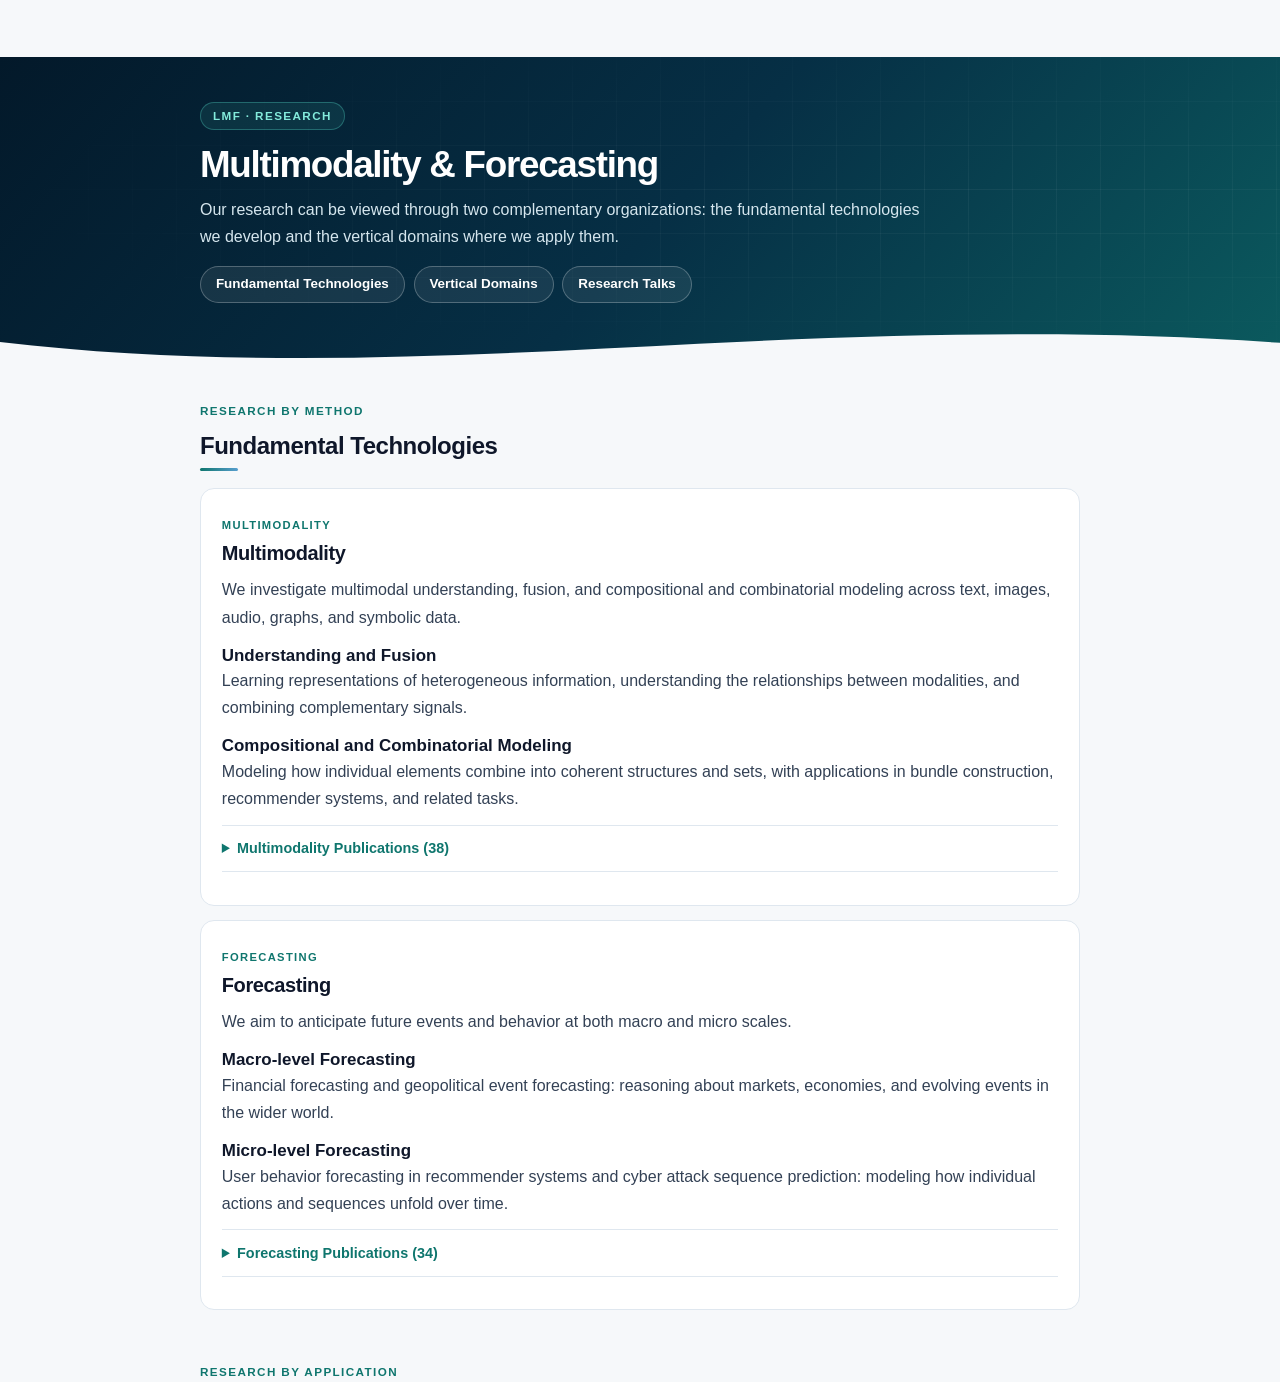
<file: talks.html>
<!doctype html><html lang="en"><head><meta charset="utf-8"><meta name="viewport" content="width=device-width,initial-scale=1"><title>Research Talks | Yunshan Ma</title><link rel="canonical" href="https://mysbupt.github.io/research.html#research-talks"><meta http-equiv="refresh" content="0;url=research.html#research-talks"></head><body><h1>Research Talks</h1><p><a href="research.html#research-talks">Continue to Research Talks →</a></p></body></html>
</file>
<file: assets/site.css>
:root {
  color-scheme: light;
  --bg: #f6f8fa;
  --surface: #fff;
  --ink: #0f172a;
  --text: #334155;
  --muted: #56657a;
  --line: #dfe7ef;
  --accent: #0f766e;
  --soft: #e7f6f3;
  --soft-line: #c8e9e3;
  --award: #92400e;
  --award-bg: #fef3c7;
  --next-yellow: #eeb11c;
  --next-orange: #de5c1d;
  --next-blue: #579ece;
  --next-purple: #7962a9;
  --night: #03192a;
  --hero-gradient: linear-gradient(132deg, var(--night), #062f45 52%, #0b5a5e);
  --hero-accent: #83eadb;
  --radius: 14px;
}
:root[data-theme="dark"] {
  color-scheme: dark;
  --bg: #101b28;
  --surface: #152334;
  --ink: #f0f6ff;
  --text: #d4e0ec;
  --muted: #aabbd0;
  --line: #2e4257;
  --accent: #81e4d6;
  --soft: #183b42;
  --soft-line: #30565e;
  --award: #ffe4a0;
  --award-bg: #47351d;
}
*, *::before, *::after { box-sizing: border-box; }
[hidden] { display: none !important; }
html { scroll-padding-top: 78px; }
body {
  margin: 0;
  background: var(--bg);
  color: var(--text);
  font: 16px/1.7 -apple-system, BlinkMacSystemFont, "Segoe UI", "PingFang SC", "Microsoft YaHei", sans-serif;
  -webkit-font-smoothing: antialiased;
}
a { color: var(--accent); text-decoration: none; }
a strong { color: inherit; }
a:hover { text-decoration: underline; text-underline-offset: .22em; }
strong, h1, h2, h3, h4 { color: var(--ink); }
h1, h2, h3, h4, p { margin: 0; }
h1 { font-size: clamp(2rem, 4vw, 2.75rem); line-height: 1.14; letter-spacing: -.035em; font-weight: 800; }
h2 { font-size: 1.5rem; line-height: 1.25; letter-spacing: -.02em; }
h3 { font-size: 1.06rem; line-height: 1.4; }
button, input, select { font: inherit; }
button, select { cursor: pointer; }
:focus-visible { outline: 3px solid var(--next-blue); outline-offset: 4px; }
::selection { background: var(--next-yellow); color: #162338; }
.container { width: min(880px, calc(100% - 3rem)); margin-inline: auto; }
.skip { position: absolute; inset: 0 auto auto -10000px; z-index: 40; padding: .45rem .9rem; background: var(--surface); }
.skip:focus { position: fixed; inset: .5rem auto auto .5rem; }

.site-header {
  position: sticky; top: 0; z-index: 30;
  background: rgba(3, 25, 42, .96);
  border-bottom: 1px solid #ffffff19;
  backdrop-filter: blur(12px);
}
.header-inner { width: min(1440px, calc(100% - 5rem)); display: flex; min-height: 56px; align-items: center; gap: 1.45rem; }
.brand { color: #fff; font-weight: 750; white-space: nowrap; margin-right: auto; }
.brand strong { color: inherit; }
.brand > span { color: var(--hero-accent); }
.nav { display: flex; align-items: center; gap: 1.7rem; }
.nav a { color: #c2d0da; padding-block: .4rem; font-weight: 550; font-size: .875rem; }
.nav a:hover, .nav a[aria-current="page"] { color: var(--hero-accent); text-decoration: none; }
.theme-toggle, .menu-toggle {
  display: grid; place-items: center; flex: none;
  width: 34px; height: 34px; padding: 0;
  border: 1px solid #ffffff42; border-radius: 50%;
  color: #fff; background: #ffffff0f;
}
.theme-toggle:hover, .menu-toggle:hover { background: #ffffff24; }
.theme-toggle svg { width: 17px; height: 17px; }
.menu-toggle { display: none; }

.hero { position: relative; isolation: isolate; overflow: hidden; padding: 60px 0 76px; background: var(--hero-gradient); color: #e4f1f8; }
.hero::before {
  content: ""; position: absolute; z-index: -1; inset: 0; pointer-events: none;
  background-image: linear-gradient(#ffffff0d 1px, transparent 1px), linear-gradient(90deg, #ffffff0d 1px, transparent 1px);
  background-size: 44px 44px;
  mask-image: radial-gradient(ellipse at 76% 45%, #000, transparent 76%);
}
.hero-inner { display: flex; align-items: center; gap: 3rem; }
.hero h1, .hero strong { color: #fff; }
.portrait {
  width: 176px; height: 176px; flex: none; object-fit: cover; object-position: center 32%;
  border: 3px solid #ffffff70; border-radius: 50%;
  box-shadow: 0 0 0 6px #54d8c630, 0 12px 35px #0006;
}
.eyebrow { font-size: .73rem; font-weight: 750; letter-spacing: .12em; text-transform: uppercase; color: var(--accent); margin-bottom: .65rem; }
.hero .eyebrow { display: inline-block; color: var(--hero-accent); background: #54d8c61a; border: 1px solid #54d8c652; padding: .2rem .75rem; border-radius: 999px; margin-bottom: .85rem; }
.chinese { font-size: .62em; font-weight: 550; color: var(--muted); letter-spacing: .05em; margin-left: .35rem; white-space: nowrap; }
.hero .chinese { color: #c9dce7; }
.hero-role { margin: .6rem 0 .75rem; font-size: .78rem; font-weight: 700; letter-spacing: .09em; text-transform: uppercase; color: #c4d7e3; }
.hero-affiliation { font-size: .94rem; }
.hero-affiliation a, .page-intro a { color: var(--accent); font-weight: 650; }
.hero .hero-affiliation a, .hero .page-intro a { color: #eefbff; text-decoration: underline; text-decoration-color: #d3f3fa65; text-underline-offset: .2em; }
.socials, .domain-nav, .page-actions { display: flex; flex-wrap: wrap; gap: .55rem; }
.socials { margin-top: 1.25rem; }
.socials a, .hero .domain-nav a {
  color: #fff; background: #ffffff13; border: 1px solid #ffffff40;
  padding: .38rem .93rem; border-radius: 999px; font-size: .84rem; font-weight: 650; text-decoration: none;
}
.socials a:hover, .hero .domain-nav a:hover { background: #ffffff28; }
.socials a.primary { background: #087c71; border-color: #3faf9e; }
.socials a.primary:hover { background: #106c64; }
.hero-wave { position: absolute; inset: auto 0 -1px; height: 33px; line-height: 0; pointer-events: none; }
.hero-wave svg { display: block; width: 100%; height: 100%; fill: var(--bg); }
.hero-compact { padding: 44px 0 59px; }
.page-intro { max-width: 720px; }
.page-intro p:not(.eyebrow) { margin-top: .65rem; }
.hero .page-intro p:not(.eyebrow) { color: #d5e6ee; }
.hero .page-intro h1 { font-size: clamp(1.9rem, 3.5vw, 2.3rem); }
.page-intro .domain-nav, .page-actions { margin-top: 1rem; }
.lab-name { display: flex; flex-wrap: wrap; gap: .85rem; align-items: center; }
.lab-monogram { font-size: 1.3em; font-weight: 850; }
.lab-initial { font-style: normal; color: #a5d9fc; }
.lab-initial:nth-child(2) { color: #ffd174; }
.lab-initial:nth-child(3) { color: #d9c5fc; }
.lab-name span { font-size: .77em; letter-spacing: -.02em; }

main { min-height: 75vh; }
.content { padding-block: 2.4rem 4.5rem; }
.section + .section, .topic + .section { margin-top: 3.25rem; }
.section > h2, .section-heading h2 { margin-bottom: 1.05rem; }
.section > h2::after, .section-heading h2::after {
  content: ""; display: block; width: 38px; height: 3px; margin-top: .45rem;
  border-radius: 3px; background: linear-gradient(90deg, var(--accent), var(--next-blue));
}
.section-heading { display: flex; align-items: baseline; justify-content: space-between; gap: .6rem 1rem; }
.section-heading > a, .text-link { font-size: .86rem; font-weight: 650; }
#biography p + p { margin-top: .85rem; }
.tagline { color: var(--muted); margin-bottom: .9rem; }
.research-grid, .domain-grid { display: grid; grid-template-columns: repeat(2, minmax(0, 1fr)); gap: 1rem; }
.research-item, .domain-grid article, .topic, .member-section, .talk-topic {
  background: var(--surface); border: 1px solid var(--line); border-radius: var(--radius); padding: 1.3rem;
}
.research-item { border-top: 4px solid var(--next-blue); display: flex; flex-direction: column; align-items: flex-start; }
.research-item:nth-child(2) { border-top-color: var(--next-orange); }
.research-item .number { color: var(--accent); background: var(--soft); padding: .25rem .6rem; border-radius: 8px; font-size: .77rem; font-weight: 750; margin-bottom: .7rem; }
.research-item p, .domain-grid p { color: var(--muted); font-size: .9rem; margin: .4rem 0 .7rem; }
.research-item a { margin-top: auto; }
.domain-grid article { border-left: 3px solid var(--next-purple); }
.domain-grid article:nth-child(4n+2) { border-left-color: var(--next-orange); }
.domain-grid article:nth-child(4n+3) { border-left-color: var(--next-blue); }
.domain-grid article:nth-child(4n+4) { border-left-color: var(--next-yellow); }
.section .domain-nav { margin-top: 1rem; }
.section .domain-nav a, .group-navigation a {
  border: 1px solid var(--soft-line); background: var(--soft); border-radius: 999px;
  padding: .18rem .75rem; font-size: .82rem; font-weight: 650;
}
.topic, .talk-topic { margin-top: .9rem; }
.topic-label { color: var(--accent); font-size: .7rem; letter-spacing: .12em; font-weight: 750; }
.topic h2 { margin: .25rem 0 .65rem; font-size: 1.25rem; }
.topic p:not(.authors, .paper-award) { margin-bottom: .75rem; }
.topic h3 { margin-top: .8rem; }
.topic-publications { margin-block: .75rem; border-block: 1px solid var(--line); }
.topic-publications summary { cursor: pointer; padding: .65rem 0; color: var(--accent); font-size: .9rem; font-weight: 700; }
.topic-publications summary:hover { text-decoration: underline; text-underline-offset: .2em; }

.news-row, .talk, .pub { display: grid; align-items: start; grid-template-columns: 7rem minmax(0, 1fr); gap: 1.1rem; border-bottom: 1px solid var(--line); padding: .95rem 0; }
.news-row:last-child, .talk:last-child, .pub:last-child { border-bottom: 0; }
.news-row > div { font-size: .91rem; overflow-wrap: anywhere; }
.news-row br + br { display: none; }
.news-row time, .talk time, .venue {
  color: var(--accent); background: var(--soft); border: 1px solid var(--soft-line); border-radius: 6px;
  font-size: .75rem; font-weight: 700; text-align: center; line-height: 1.4; padding: .25rem .45rem;
}
.news-row time, .talk time { justify-self: start; min-width: 5.4rem; }
.talk-topic h4 { font-size: .92rem; }
.pub h3, .topic .pub h3 { margin: 0; font-size: .95rem; font-weight: 700; overflow-wrap: anywhere; }
.authors { color: var(--muted); font-size: .84rem; margin-top: .2rem; }
.authors .self-author { color: var(--accent); font-weight: 750; }
.paper-award { display: inline-block; color: var(--award); background: var(--award-bg); border-radius: 999px; margin-top: .3rem; padding: .1rem .55rem; font-size: .73rem; font-weight: 750; }
.resources { display: flex; flex-wrap: wrap; gap: .35rem .9rem; margin-top: .25rem; font-size: .81rem; font-weight: 600; }
.filters { display: flex; flex-wrap: wrap; gap: .55rem; }
.search-wrap { display: flex; align-items: center; position: relative; flex: 1 1 240px; }
.search-wrap svg { position: absolute; left: .75rem; width: 17px; height: 17px; color: var(--muted); pointer-events: none; }
.filters input, .filters select, .print-button {
  min-height: 43px; padding: .45rem .75rem; border: 1px solid var(--line); border-radius: 8px;
  background: var(--surface); color: var(--ink); font-size: .88rem;
}
.filters input { width: 100%; padding-left: 2.2rem; }
.filters input::placeholder { color: var(--muted); }
.result-count, .empty { color: var(--muted); font-size: .86rem; margin-top: .7rem; }
.year-heading { display: flex; align-items: center; gap: .9rem; font-size: 1.18rem; margin: 1.65rem 0 .25rem; }
.year-heading::after { content: ""; height: 1px; background: var(--line); flex: 1; }

.group-navigation { display: flex; gap: .5rem; margin-bottom: 1.3rem; }
.group-navigation a[aria-current="page"] { background: var(--accent); color: var(--bg); border-color: var(--accent); }
.member-section, .cv-section { display: grid; grid-template-columns: 13rem minmax(0, 1fr); gap: 1rem; margin-top: .85rem; }
.member-section h2, .cv-section h2 { font-size: 1.12rem; }
.member-list { display: grid; grid-template-columns: repeat(2, minmax(0, 1fr)); gap: .45rem 1rem; padding: 0; margin: 0; list-style: none; }
.cv-section { border-top: 1px solid var(--line); padding: 1.15rem 0; }
.cv-section ul { margin: 0; padding-left: 1.2rem; }
.cv-section li + li, .experience-item + .experience-item { margin-top: .45rem; }
.service-group + .service-group { margin-top: 1rem; }
.cv-pdf { width: 100%; height: 80vh; border: 1px solid var(--line); border-radius: 8px; background: var(--surface); }
.footer { border-top: 1px solid var(--line); color: var(--muted); text-align: center; font-size: .82rem; padding: 1.7rem 0; }
.footer-secondary { margin-top: .15rem; }
.back-top { display: inline-block; margin-top: .65rem; }

@media (max-width: 680px) {
  .container { width: calc(100% - 2rem); }
  .header-inner { width: calc(100% - 2rem); flex-wrap: wrap; gap: 0 .6rem; }
  .menu-toggle { display: grid; }
  .nav { display: none; flex: 1 0 100%; order: 3; gap: .4rem 1.05rem; padding: .1rem 0 .65rem; flex-wrap: wrap; }
  .nav.open { display: flex; }
  .hero { padding: 36px 0 49px; }
  .hero-inner { flex-direction: column; gap: 1.3rem; text-align: center; }
  .hero-compact .hero-inner { display: block; text-align: left; }
  .portrait { width: 134px; height: 134px; }
  .socials { justify-content: center; }
  .hero-wave { height: 24px; }
  .content { padding-block: 1.8rem 3rem; }
  .section + .section, .topic + .section { margin-top: 2.4rem; }
  .section-heading { flex-wrap: wrap; gap: 0 .6rem; margin-bottom: .55rem; }
  .section-heading h2 { margin-bottom: .35rem; }
  .research-grid, .domain-grid, .member-section, .cv-section { grid-template-columns: minmax(0, 1fr); }
  .pub, .talk, .news-row { grid-template-columns: minmax(0, 1fr); gap: .35rem; }
  .venue { justify-self: start; }
  .filters select { flex: 1; min-width: 0; }
}
@media print {
  .site-header, .footer, .hero-wave, .print-button, .page-actions, .skip { display: none; }
  body, .hero { background: #fff; color: #000; }
  .hero { padding: 0; }
  .hero h1, .hero .eyebrow, .hero .page-intro p:not(.eyebrow) { color: #000; }
  .container { width: 100%; }
  .content { padding: 1rem 0; }
  .cv-section { break-inside: avoid; }
}
</file>
